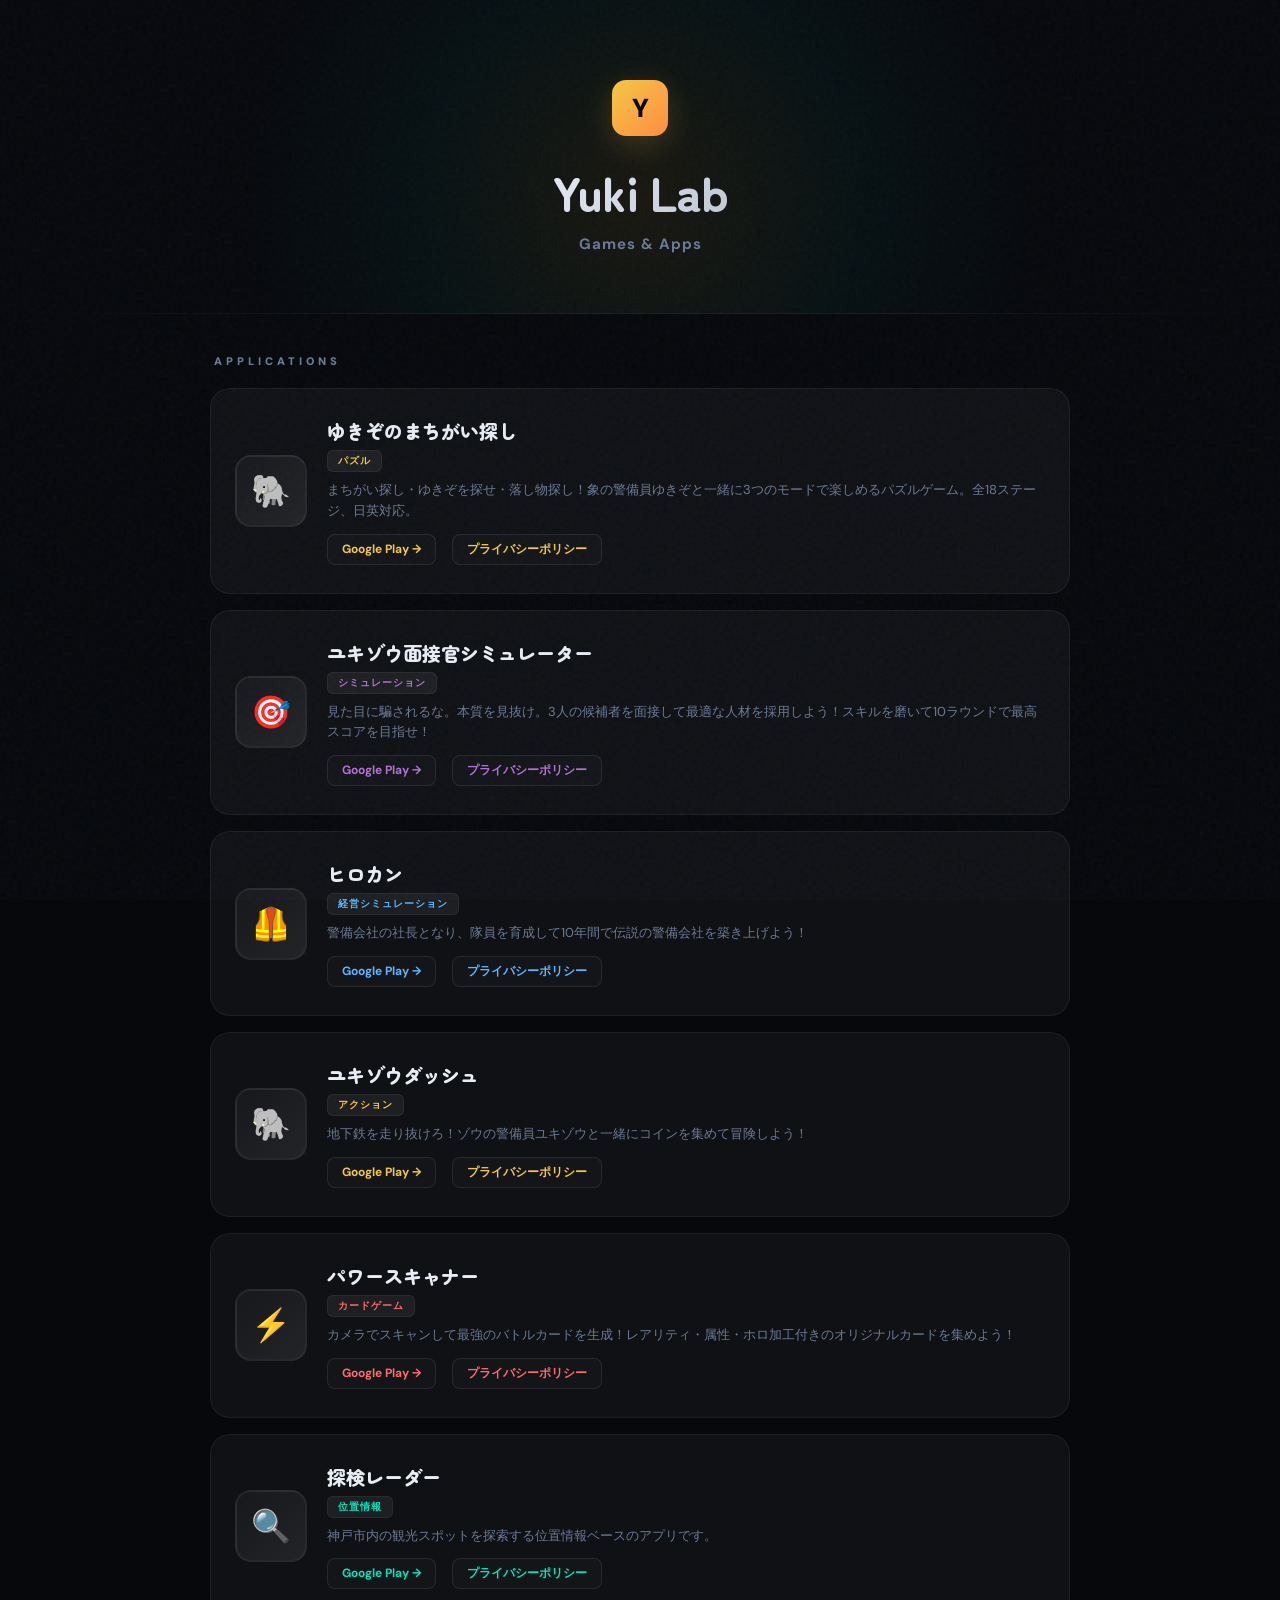
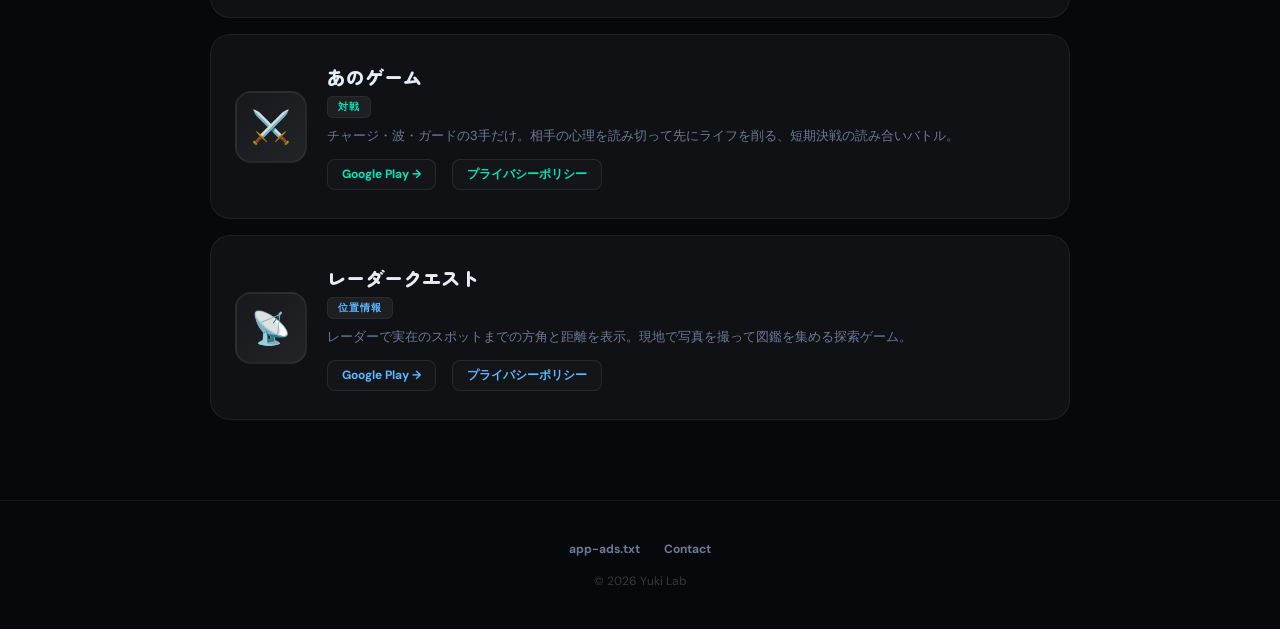
<file: index.html>
<!DOCTYPE html>
<html lang="ja">
<head>
<meta charset="UTF-8">
<meta name="viewport" content="width=device-width, initial-scale=1.0">
<title>Yuki Lab - Apps</title>
<link rel="preconnect" href="https://fonts.googleapis.com">
<link href="https://fonts.googleapis.com/css2?family=DM+Sans:wght@400;700;900&family=Zen+Maru+Gothic:wght@700;900&display=swap" rel="stylesheet">
<style>
*{box-sizing:border-box;margin:0;padding:0;}

:root{
  --bg:#06080C;
  --surface:rgba(255,255,255,.04);
  --surface-hover:rgba(255,255,255,.08);
  --border:rgba(255,255,255,.06);
  --text:#E8ECF4;
  --text2:#6B7A96;
  --accent-gold:#F5C842;
  --accent-teal:#00E5BF;
  --accent-coral:#FF6B6B;
  --accent-sky:#5BB8FF;
}

body{
  font-family:'DM Sans',sans-serif;
  background:var(--bg);
  color:var(--text);
  min-height:100vh;
  overflow-x:hidden;
}

/* ── HERO ── */
.hero{
  position:relative;
  padding:80px 24px 60px;
  text-align:center;
  overflow:hidden;
}
.hero::before{
  content:'';
  position:absolute;
  top:-200px;left:50%;transform:translateX(-50%);
  width:800px;height:800px;
  background:radial-gradient(circle,rgba(245,200,66,.08) 0%,rgba(0,229,191,.04) 40%,transparent 70%);
  pointer-events:none;
}
.hero::after{
  content:'';
  position:absolute;
  bottom:0;left:0;right:0;height:1px;
  background:linear-gradient(90deg,transparent,rgba(255,255,255,.06) 30%,rgba(255,255,255,.06) 70%,transparent);
}

.logo-mark{
  display:inline-flex;align-items:center;justify-content:center;
  width:56px;height:56px;
  background:linear-gradient(135deg,var(--accent-gold),#FF8C42);
  border-radius:14px;
  font-size:26px;font-weight:900;color:var(--bg);
  margin-bottom:20px;
  box-shadow:0 8px 32px rgba(245,200,66,.2);
  animation:floatIn .8s cubic-bezier(.34,1.56,.64,1) both;
}

.hero h1{
  font-family:'Zen Maru Gothic',sans-serif;
  font-size:clamp(32px,5vw,48px);
  font-weight:900;
  letter-spacing:-1px;
  background:linear-gradient(135deg,var(--text) 40%,var(--text2));
  -webkit-background-clip:text;-webkit-text-fill-color:transparent;
  animation:floatIn .8s .1s cubic-bezier(.34,1.56,.64,1) both;
}

.hero-sub{
  font-size:15px;color:var(--text2);
  margin-top:8px;letter-spacing:1px;font-weight:700;
  animation:floatIn .8s .2s cubic-bezier(.34,1.56,.64,1) both;
}

/* ── GRID ── */
.container{
  max-width:900px;
  margin:0 auto;
  padding:40px 20px 80px;
}

.section-label{
  font-size:11px;font-weight:900;
  letter-spacing:4px;text-transform:uppercase;
  color:var(--text2);
  margin-bottom:20px;
  padding-left:4px;
}

.app-grid{
  display:flex;flex-direction:column;gap:16px;
}

/* ── APP CARD ── */
.app-card{
  position:relative;
  background:var(--surface);
  border:1px solid var(--border);
  border-radius:20px;
  padding:28px 24px;
  display:flex;align-items:center;gap:20px;
  transition:all .3s cubic-bezier(.34,1.2,.64,1);
  overflow:hidden;
  animation:slideUp .6s both;
}
.app-card:nth-child(1){animation-delay:.1s}
.app-card:nth-child(2){animation-delay:.2s}
.app-card:nth-child(3){animation-delay:.3s}
.app-card:nth-child(4){animation-delay:.4s}
.app-card:nth-child(5){animation-delay:.5s}

.app-card::before{
  content:'';position:absolute;inset:0;
  border-radius:20px;
  background:linear-gradient(135deg,var(--glow) 0%,transparent 60%);
  opacity:0;transition:opacity .3s;
  pointer-events:none;
}
.app-card:hover{
  border-color:var(--glow-border);
  transform:translateY(-3px);
  box-shadow:0 20px 60px var(--glow-shadow);
}
.app-card:hover::before{opacity:1;}

/* Card color themes */
.app-card.gold{--glow:rgba(245,200,66,.06);--glow-border:rgba(245,200,66,.3);--glow-shadow:rgba(245,200,66,.08);--accent:var(--accent-gold);}
.app-card.teal{--glow:rgba(0,229,191,.06);--glow-border:rgba(0,229,191,.3);--glow-shadow:rgba(0,229,191,.08);--accent:var(--accent-teal);}
.app-card.coral{--glow:rgba(255,107,107,.06);--glow-border:rgba(255,107,107,.3);--glow-shadow:rgba(255,107,107,.08);--accent:var(--accent-coral);}
.app-card.sky{--glow:rgba(91,184,255,.06);--glow-border:rgba(91,184,255,.3);--glow-shadow:rgba(91,184,255,.08);--accent:var(--accent-sky);}
.app-card.purple{--glow:rgba(155,95,200,.06);--glow-border:rgba(155,95,200,.3);--glow-shadow:rgba(155,95,200,.08);--accent:#b370d8;}

.app-icon{
  width:72px;height:72px;
  border-radius:16px;flex-shrink:0;
  border:2px solid var(--border);
  object-fit:cover;
  transition:transform .3s;
}
.app-card:hover .app-icon{transform:scale(1.05) rotate(-2deg);}

.app-icon-placeholder{
  width:72px;height:72px;
  border-radius:16px;flex-shrink:0;
  display:flex;align-items:center;justify-content:center;
  font-size:32px;
  background:linear-gradient(135deg,rgba(255,255,255,.03),rgba(255,255,255,.08));
  border:2px solid var(--border);
  transition:transform .3s;
}
.app-card:hover .app-icon-placeholder{transform:scale(1.05) rotate(-2deg);}

.app-info{flex:1;min-width:0;}

.app-name{
  font-family:'Zen Maru Gothic',sans-serif;
  font-size:19px;font-weight:900;
  color:var(--text);
  margin-bottom:4px;
}

.app-tag{
  display:inline-block;
  font-size:10px;font-weight:900;
  letter-spacing:1px;
  padding:3px 10px;border-radius:6px;
  background:rgba(255,255,255,.06);
  color:var(--accent);
  border:1px solid rgba(255,255,255,.06);
  margin-bottom:8px;
}

.app-desc{
  color:var(--text2);
  font-size:13px;line-height:1.6;
  margin-bottom:12px;
}

.app-links{display:flex;gap:16px;flex-wrap:wrap;}

.app-link{
  font-size:12px;font-weight:700;
  color:var(--accent);
  text-decoration:none;
  padding:6px 14px;
  border-radius:8px;
  border:1.5px solid rgba(255,255,255,.08);
  background:rgba(255,255,255,.02);
  transition:all .2s;
  white-space:nowrap;
}
.app-link:hover{
  background:rgba(255,255,255,.06);
  border-color:var(--accent);
}

/* ── FOOTER ── */
.footer{
  text-align:center;
  padding:40px 20px;
  border-top:1px solid var(--border);
}
.footer-links{
  display:flex;justify-content:center;gap:24px;
  margin-bottom:16px;
}
.footer-links a{
  color:var(--text2);text-decoration:none;
  font-size:12px;font-weight:700;
  transition:color .2s;
}
.footer-links a:hover{color:var(--text);}
.footer-copy{
  font-size:12px;color:rgba(255,255,255,.2);
}

/* ── NOISE OVERLAY ── */
body::after{
  content:'';position:fixed;inset:0;
  background:url("data:image/svg+xml,%3Csvg viewBox='0 0 256 256' xmlns='http://www.w3.org/2000/svg'%3E%3Cfilter id='n'%3E%3CfeTurbulence type='fractalNoise' baseFrequency='.9' numOctaves='4' stitchTiles='stitch'/%3E%3C/filter%3E%3Crect width='100%25' height='100%25' filter='url(%23n)' opacity='.03'/%3E%3C/svg%3E");
  pointer-events:none;z-index:9999;
}

/* ── ANIMATIONS ── */
@keyframes floatIn{
  0%{opacity:0;transform:translateY(20px) scale(.95);}
  100%{opacity:1;transform:translateY(0) scale(1);}
}
@keyframes slideUp{
  0%{opacity:0;transform:translateY(30px);}
  100%{opacity:1;transform:translateY(0);}
}

/* ── MOBILE ── */
@media(max-width:600px){
  .hero{padding:60px 20px 40px;}
  .app-card{flex-direction:column;text-align:center;padding:24px 20px;}
  .app-links{justify-content:center;}
}
</style>
</head>
<body>

<div class="hero">
  <div class="logo-mark">Y</div>
  <h1>Yuki Lab</h1>
  <p class="hero-sub">Games & Apps</p>
</div>

<div class="container">
  <div class="section-label">Applications</div>

  <div class="app-grid">

    <div class="app-card gold">
      <img class="app-icon" src="https://raw.githubusercontent.com/xCryptoCat/spot/main/artifacts/mobile/assets/images/icon.png" alt="ゆきぞのまちがい探し" onerror="this.outerHTML='<div class=\'app-icon-placeholder\'>🐘</div>'">
      <div class="app-info">
        <div class="app-name">ゆきぞのまちがい探し</div>
        <span class="app-tag">パズル</span>
        <p class="app-desc">まちがい探し・ゆきぞを探せ・落し物探し！象の警備員ゆきぞと一緒に3つのモードで楽しめるパズルゲーム。全18ステージ、日英対応。</p>
        <div class="app-links">
          <a class="app-link" href="https://play.google.com/store/apps/details?id=com.yukizo.detectiveduty">Google Play &rarr;</a>
          <a class="app-link" href="yukizo-detective-privacy.html">プライバシーポリシー</a>
        </div>
      </div>
    </div>

    <div class="app-card purple">
      <div class="app-icon-placeholder">🎯</div>
      <div class="app-info">
        <div class="app-name">ユキゾウ面接官シミュレーター</div>
        <span class="app-tag">シミュレーション</span>
        <p class="app-desc">見た目に騙されるな。本質を見抜け。3人の候補者を面接して最適な人材を採用しよう！スキルを磨いて10ラウンドで最高スコアを目指せ！</p>
        <div class="app-links">
          <a class="app-link" href="https://play.google.com/store/apps/details?id=com.yukizou.interviewer">Google Play &rarr;</a>
          <a class="app-link" href="yukizou-interviewer-privacy.html">プライバシーポリシー</a>
        </div>
      </div>
    </div>

        <div class="app-card sky">
      <img class="app-icon" src="https://raw.githubusercontent.com/xCryptoCat/hero-company-game/master/game2-app/assets/images/icon.png" alt="ヒロカン" onerror="this.outerHTML='<div class=\'app-icon-placeholder\'>🦺</div>'">
      <div class="app-info">
        <div class="app-name">ヒロカン</div>
        <span class="app-tag">経営シミュレーション</span>
        <p class="app-desc">警備会社の社長となり、隊員を育成して10年間で伝説の警備会社を築き上げよう！</p>
        <div class="app-links">
          <a class="app-link" href="https://play.google.com/store">Google Play &rarr;</a>
          <a class="app-link" href="hero-company-privacy.html">プライバシーポリシー</a>
        </div>
      </div>
    </div>

    <div class="app-card gold">
      <img class="app-icon" src="https://raw.githubusercontent.com/xCryptoCat/yukizo/master/assets/icon.png" alt="ユキゾウダッシュ" onerror="this.outerHTML='<div class=\'app-icon-placeholder\'>🐘</div>'">
      <div class="app-info">
        <div class="app-name">ユキゾウダッシュ</div>
        <span class="app-tag">アクション</span>
        <p class="app-desc">地下鉄を走り抜けろ！ゾウの警備員ユキゾウと一緒にコインを集めて冒険しよう！</p>
        <div class="app-links">
          <a class="app-link" href="https://play.google.com/store/apps/details?id=com.yukizo.app">Google Play &rarr;</a>
          <a class="app-link" href="yukizo-privacy.html">プライバシーポリシー</a>
        </div>
      </div>
    </div>

    <div class="app-card coral">
      <div class="app-icon-placeholder">⚡</div>
      <div class="app-info">
        <div class="app-name">パワースキャナー</div>
        <span class="app-tag">カードゲーム</span>
        <p class="app-desc">カメラでスキャンして最強のバトルカードを生成！レアリティ・属性・ホロ加工付きのオリジナルカードを集めよう！</p>
        <div class="app-links">
          <a class="app-link" href="https://play.google.com/store/apps/details?id=com.powerscanner.app">Google Play &rarr;</a>
          <a class="app-link" href="powerscanner-privacy.html">プライバシーポリシー</a>
        </div>
      </div>
    </div>

    <div class="app-card teal">
      <div class="app-icon-placeholder">🔍</div>
      <div class="app-info">
        <div class="app-name">探検レーダー</div>
        <span class="app-tag">位置情報</span>
        <p class="app-desc">神戸市内の観光スポットを探索する位置情報ベースのアプリです。</p>
        <div class="app-links">
          <a class="app-link" href="https://play.google.com/store">Google Play &rarr;</a>
          <a class="app-link" href="https://gist.github.com/xCryptoCat/90a89d5716f0610ebf90b3956e92cbf8">プライバシーポリシー</a>
        </div>
      </div>
    </div>

    <div class="app-card teal">
      <div class="app-icon-placeholder">⚔️</div>
      <div class="app-info">
        <div class="app-name">あのゲーム</div>
        <span class="app-tag">対戦</span>
        <p class="app-desc">チャージ・波・ガードの3手だけ。相手の心理を読み切って先にライフを削る、短期決戦の読み合いバトル。</p>
        <div class="app-links">
          <a class="app-link" href="https://play.google.com/store">Google Play &rarr;</a>
          <a class="app-link" href="anogame-privacy.html">プライバシーポリシー</a>
        </div>
      </div>
    </div>

    <div class="app-card sky">
      <div class="app-icon-placeholder">📡</div>
      <div class="app-info">
        <div class="app-name">レーダークエスト</div>
        <span class="app-tag">位置情報</span>
        <p class="app-desc">レーダーで実在のスポットまでの方角と距離を表示。現地で写真を撮って図鑑を集める探索ゲーム。</p>
        <div class="app-links">
          <a class="app-link" href="https://play.google.com/store">Google Play &rarr;</a>
          <a class="app-link" href="radar-quest-privacy.html">プライバシーポリシー</a>
        </div>
      </div>
    </div>

  </div>
</div>

<div class="footer">
  <div class="footer-links">
    <a href="app-ads.txt">app-ads.txt</a>
    <a href="mailto:sakuseed0327@gmail.com">Contact</a>
  </div>
  <div class="footer-copy">&copy; 2026 Yuki Lab</div>
</div>

</body>
</html>
</file>
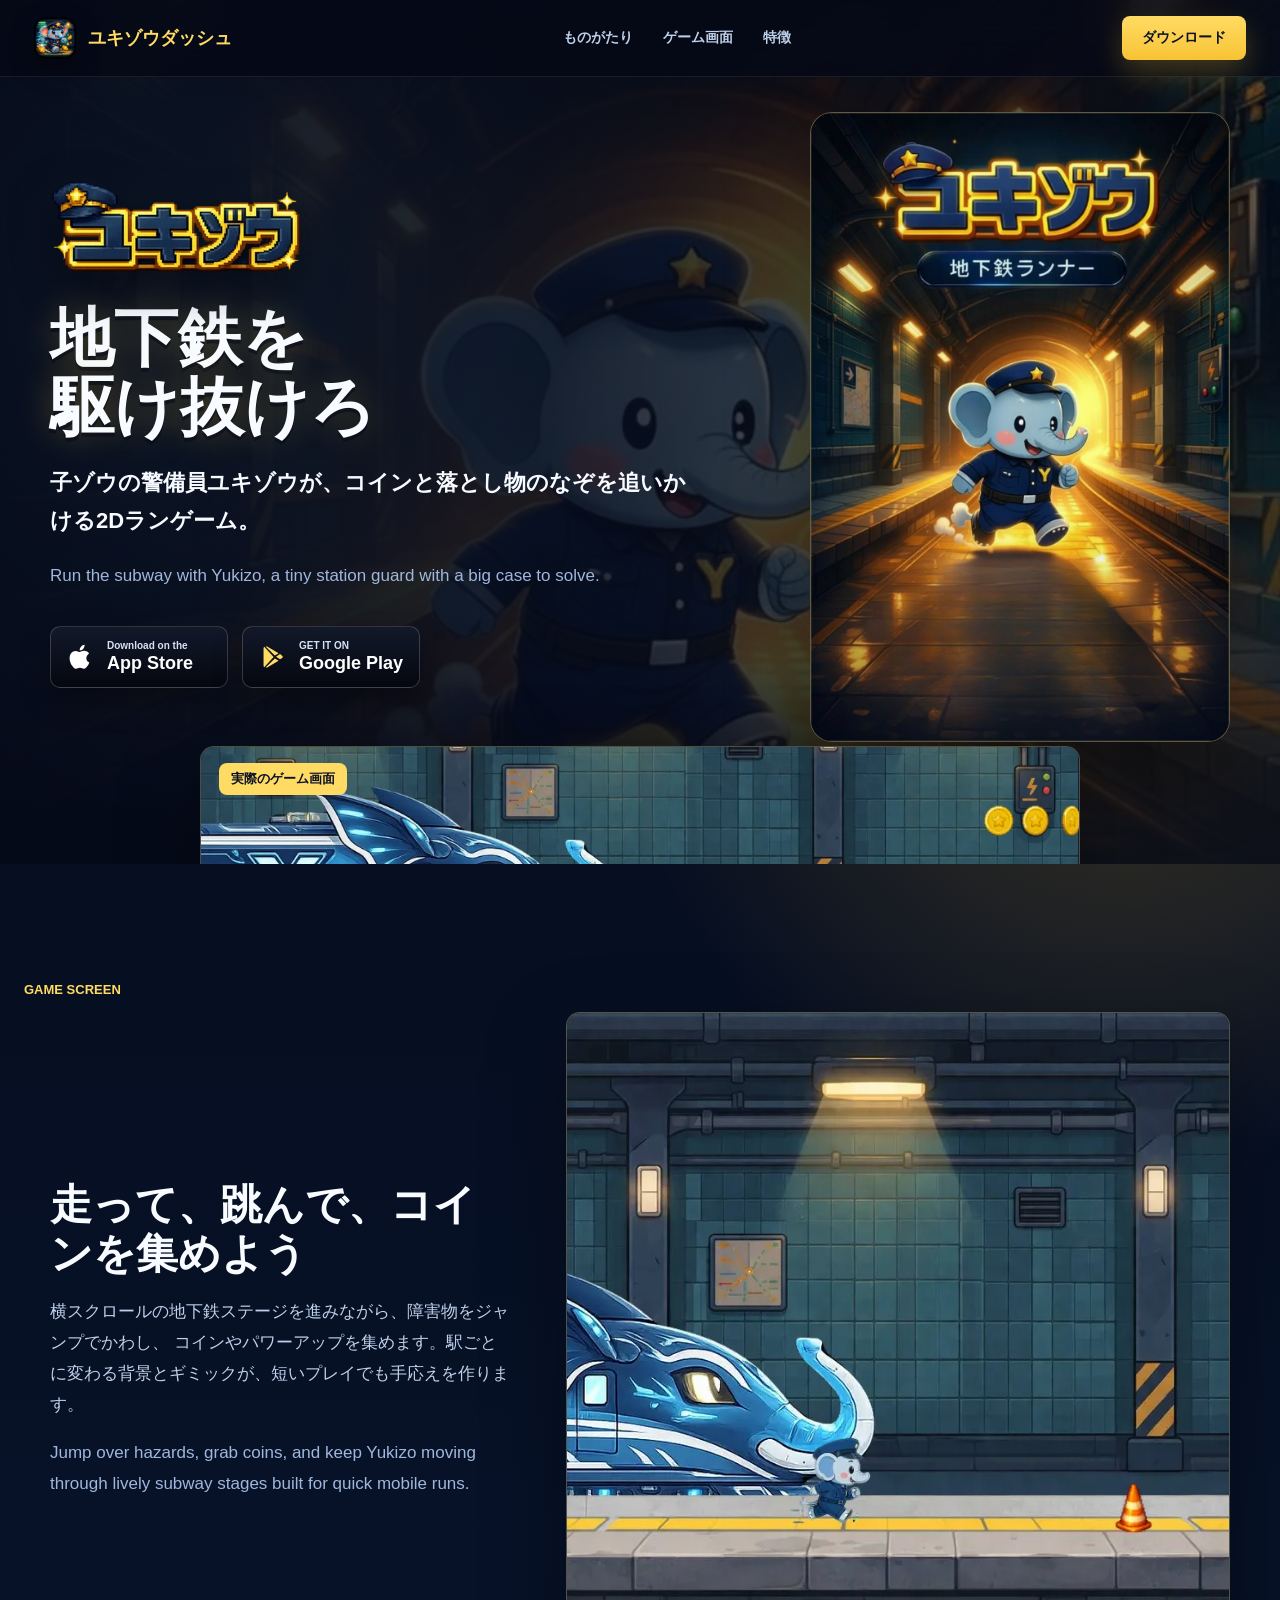
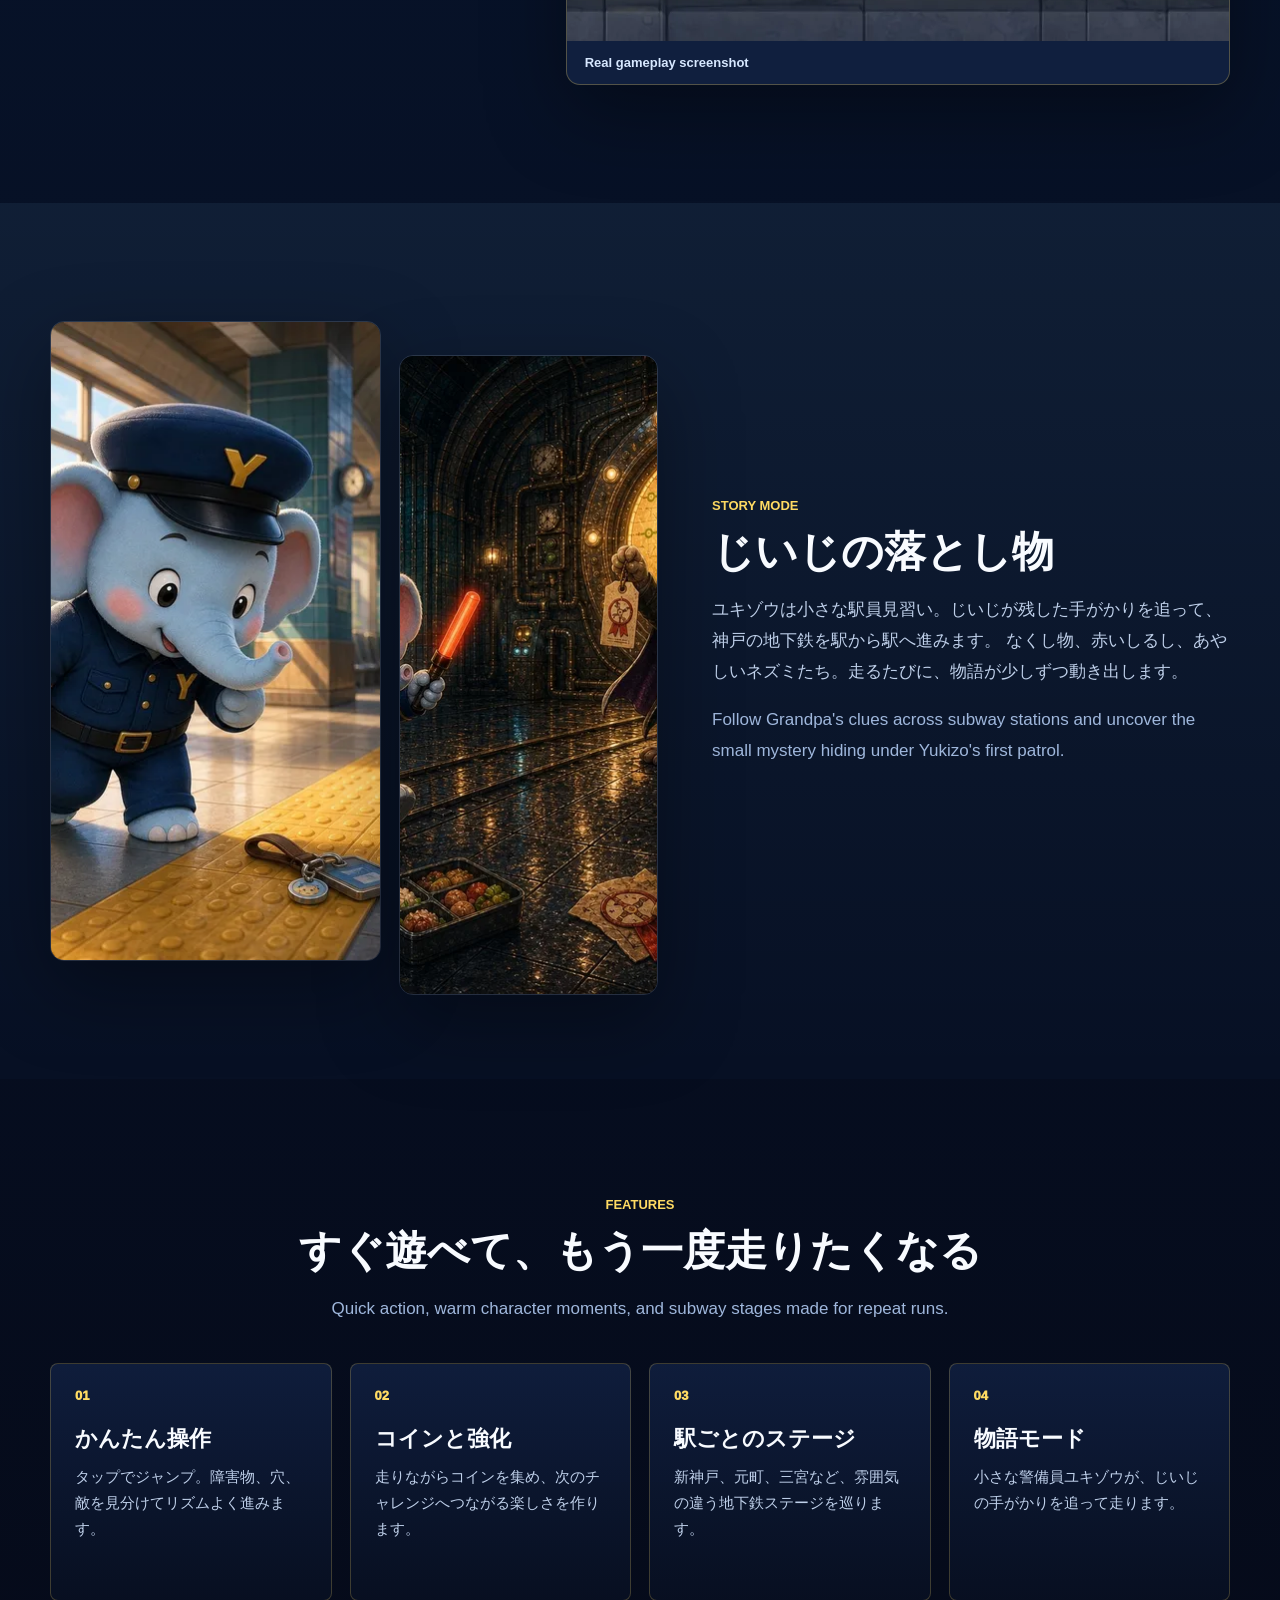
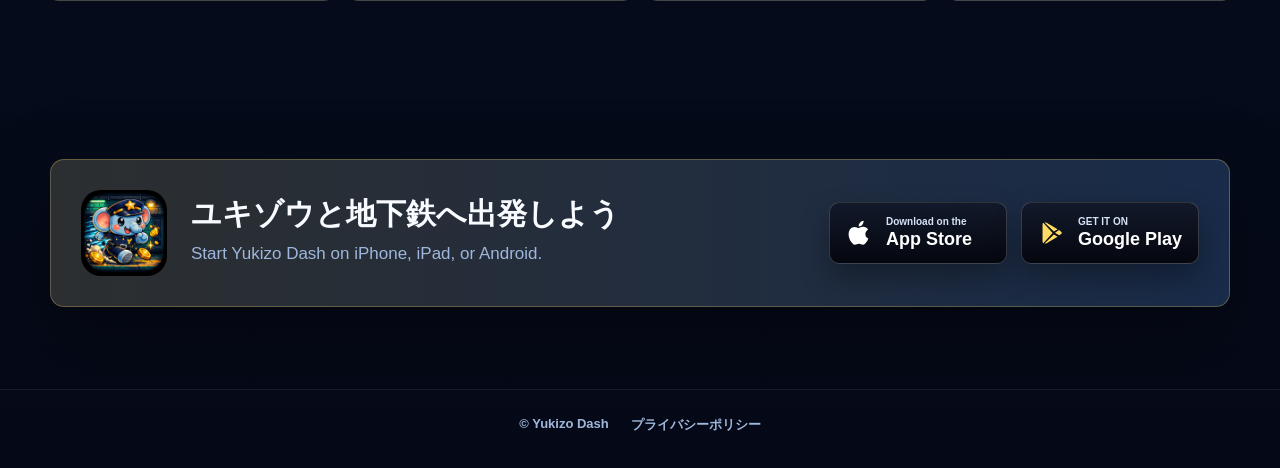
<file: yukizo/index.html>
<!doctype html>
<html lang="ja">
  <head>
    <meta charset="utf-8" />
    <meta name="viewport" content="width=device-width, initial-scale=1" />
    <title>ユキゾウダッシュ | Yukizo Dash</title>
    <meta
      name="description"
      content="子ゾウの警備員ユキゾウが地下鉄を駆け抜ける2Dランゲーム。App Store と Google Play で配信中。"
    />
    <link rel="canonical" href="https://yuki-lab6.github.io/yukizo/" />
    <meta property="og:title" content="ユキゾウダッシュ | Yukizo Dash" />
    <meta
      property="og:description"
      content="子ゾウの警備員ユキゾウが地下鉄を駆け抜ける2Dランゲーム。App Store と Google Play で配信中。"
    />
    <meta property="og:type" content="website" />
    <meta property="og:url" content="https://yuki-lab6.github.io/yukizo/" />
    <meta property="og:image" content="https://yuki-lab6.github.io/yukizo/landing/assets/gameplay.webp" />
    <meta name="twitter:card" content="summary_large_image" />
    <meta name="twitter:title" content="ユキゾウダッシュ | Yukizo Dash" />
    <meta
      name="twitter:description"
      content="子ゾウの警備員ユキゾウが地下鉄を駆け抜ける2Dランゲーム。App Store と Google Play で配信中。"
    />
    <meta name="twitter:image" content="https://yuki-lab6.github.io/yukizo/landing/assets/gameplay.webp" />
    <link rel="icon" href="./landing/assets/icon-192.png" />
    <link rel="stylesheet" href="./landing/styles.css" />
  </head>
  <body>
    <header class="site-header" aria-label="サイトナビゲーション">
      <a class="brand" href="#top" aria-label="ユキゾウダッシュ ホーム">
        <img src="./landing/assets/icon-192.png" alt="" class="brand-icon" width="42" height="42" />
        <span>ユキゾウダッシュ</span>
      </a>
      <nav class="nav-links" aria-label="ページ内リンク">
        <a href="#story">ものがたり</a>
        <a href="#gameplay">ゲーム画面</a>
        <a href="#features">特徴</a>
      </nav>
      <a class="header-cta" href="#download">ダウンロード</a>
    </header>

    <main>
      <section class="hero" id="top">
        <div class="hero-bg" aria-hidden="true"></div>
        <div class="hero-inner">
          <div class="hero-copy">
            <img class="hero-logo" src="./landing/assets/game-logo.webp" alt="ユキゾウ" width="256" height="96" />
            <h1>地下鉄を<br />駆け抜けろ</h1>
            <p class="hero-lead">
              子ゾウの警備員ユキゾウが、コインと落とし物のなぞを追いかける2Dランゲーム。
            </p>
            <p class="hero-lead-en">Run the subway with Yukizo, a tiny station guard with a big case to solve.</p>
            <div class="store-actions" aria-label="ストアリンク">
              <a
                class="store-button"
                href="https://apps.apple.com/us/app/ユキゾウダッシュ/id6761814027"
                aria-label="App Store でユキゾウダッシュを開く"
                target="_blank"
                rel="noopener"
              >
                <span class="store-icon" aria-hidden="true">
                  <svg viewBox="0 0 24 24" focusable="false">
                    <path d="M16.6 13.1c0-2.8 2.3-4.1 2.4-4.2-1.3-1.9-3.3-2.1-4-2.2-1.7-.2-3.3 1-4.1 1-.8 0-2.1-1-3.5-.9-1.8 0-3.4 1-4.3 2.6-1.8 3.1-.5 7.7 1.3 10.2.9 1.2 1.9 2.6 3.3 2.5 1.3-.1 1.8-.8 3.4-.8 1.6 0 2 .8 3.4.8 1.4 0 2.3-1.3 3.2-2.5 1-1.4 1.4-2.8 1.4-2.9-.1-.1-2.5-1-2.5-3.6ZM14 4.9c.7-.9 1.2-2.1 1.1-3.3-1.1 0-2.4.7-3.1 1.6-.7.8-1.3 2-1.1 3.2 1.2.1 2.4-.6 3.1-1.5Z" />
                  </svg>
                </span>
                <span>
                  <small>Download on the</small>
                  <strong>App Store</strong>
                </span>
              </a>
              <a
                class="store-button"
                href="https://play.google.com/store/apps/details?id=com.yukizo.app"
                aria-label="Google Play でユキゾウダッシュを開く"
                target="_blank"
                rel="noopener"
              >
                <span class="store-icon play" aria-hidden="true">
                  <svg viewBox="0 0 24 24" focusable="false">
                    <path d="M4.5 3.3c-.4.3-.6.8-.6 1.5v14.4c0 .7.2 1.2.6 1.5l8-8.6-8-8.8Zm9.1 9.9L5.6 21c.5.2 1.1.1 1.8-.3l9.4-5.4-3.2-2.1Zm3.2-4.5L7.4 3.3c-.7-.4-1.3-.5-1.8-.3l8 7.8 3.2-2.1Zm1.2.7-3.4 2.3 3.4 2.3 1.6-.9c1.1-.6 1.1-1.6 0-2.3l-1.6-1.4Z" />
                  </svg>
                </span>
                <span>
                  <small>GET IT ON</small>
                  <strong>Google Play</strong>
                </span>
              </a>
            </div>
          </div>

          <div class="hero-art" aria-label="ユキゾウの地下鉄ランナーアート">
            <img src="./landing/assets/yukizo-hero.webp" alt="地下鉄を走るユキゾウ" width="1100" height="1650" />
          </div>
        </div>

        <a class="hero-peek" href="#gameplay" aria-label="ゲーム画面を見る">
          <span>実際のゲーム画面</span>
          <img src="./landing/assets/gameplay.webp" alt="ユキゾウダッシュの実際のゲーム画面" width="1200" height="628" />
        </a>
      </section>

      <section class="gameplay section-band" id="gameplay">
        <div class="section-kicker">Game screen</div>
        <div class="gameplay-grid">
          <div>
            <h2>走って、跳んで、コインを集めよう</h2>
            <p>
              横スクロールの地下鉄ステージを進みながら、障害物をジャンプでかわし、
              コインやパワーアップを集めます。駅ごとに変わる背景とギミックが、短いプレイでも手応えを作ります。
            </p>
            <p class="en">
              Jump over hazards, grab coins, and keep Yukizo moving through lively subway stages built for quick mobile runs.
            </p>
          </div>
          <figure class="screenshot-frame">
            <img
              src="./landing/assets/gameplay.webp"
              alt="地下鉄ホームを走るユキゾウのゲーム画面"
              width="1200"
              height="628"
              loading="lazy"
              decoding="async"
            />
            <figcaption>Real gameplay screenshot</figcaption>
          </figure>
        </div>
      </section>

      <section class="story section-band alt" id="story">
        <div class="story-grid">
          <div class="story-image-stack" aria-label="ストーリーアート">
            <img
              src="./landing/assets/story-stage1.webp"
              alt="新神戸駅で警備するユキゾウ"
              width="960"
              height="640"
              decoding="async"
            />
            <img
              src="./landing/assets/story-boss.webp"
              alt="ボスに立ち向かうユキゾウ"
              width="960"
              height="640"
              decoding="async"
            />
          </div>
          <div class="story-copy">
            <div class="section-kicker">Story mode</div>
            <h2>じいじの落とし物</h2>
            <p>
              ユキゾウは小さな駅員見習い。じいじが残した手がかりを追って、神戸の地下鉄を駅から駅へ進みます。
              なくし物、赤いしるし、あやしいネズミたち。走るたびに、物語が少しずつ動き出します。
            </p>
            <p class="en">
              Follow Grandpa's clues across subway stations and uncover the small mystery hiding under Yukizo's first patrol.
            </p>
          </div>
        </div>
      </section>

      <section class="features section-band" id="features">
        <div class="section-heading">
          <div class="section-kicker">Features</div>
          <h2>すぐ遊べて、もう一度走りたくなる</h2>
          <p class="en">Quick action, warm character moments, and subway stages made for repeat runs.</p>
        </div>
        <div class="feature-list">
          <article>
            <span class="feature-number">01</span>
            <h3>かんたん操作</h3>
            <p>タップでジャンプ。障害物、穴、敵を見分けてリズムよく進みます。</p>
          </article>
          <article>
            <span class="feature-number">02</span>
            <h3>コインと強化</h3>
            <p>走りながらコインを集め、次のチャレンジへつながる楽しさを作ります。</p>
          </article>
          <article>
            <span class="feature-number">03</span>
            <h3>駅ごとのステージ</h3>
            <p>新神戸、元町、三宮など、雰囲気の違う地下鉄ステージを巡ります。</p>
          </article>
          <article>
            <span class="feature-number">04</span>
            <h3>物語モード</h3>
            <p>小さな警備員ユキゾウが、じいじの手がかりを追って走ります。</p>
          </article>
        </div>
      </section>

      <section class="download" id="download">
        <div class="download-panel">
          <img src="./landing/assets/icon-192.png" alt="" class="download-icon" width="86" height="86" loading="lazy" decoding="async" />
          <div>
            <h2>ユキゾウと地下鉄へ出発しよう</h2>
            <p class="en">Start Yukizo Dash on iPhone, iPad, or Android.</p>
          </div>
          <div class="store-actions compact" aria-label="ストアリンク">
            <a
              class="store-button"
              href="https://apps.apple.com/us/app/ユキゾウダッシュ/id6761814027"
              aria-label="App Store でユキゾウダッシュを開く"
              target="_blank"
              rel="noopener"
            >
              <span class="store-icon" aria-hidden="true">
                <svg viewBox="0 0 24 24" focusable="false">
                  <path d="M16.6 13.1c0-2.8 2.3-4.1 2.4-4.2-1.3-1.9-3.3-2.1-4-2.2-1.7-.2-3.3 1-4.1 1-.8 0-2.1-1-3.5-.9-1.8 0-3.4 1-4.3 2.6-1.8 3.1-.5 7.7 1.3 10.2.9 1.2 1.9 2.6 3.3 2.5 1.3-.1 1.8-.8 3.4-.8 1.6 0 2 .8 3.4.8 1.4 0 2.3-1.3 3.2-2.5 1-1.4 1.4-2.8 1.4-2.9-.1-.1-2.5-1-2.5-3.6ZM14 4.9c.7-.9 1.2-2.1 1.1-3.3-1.1 0-2.4.7-3.1 1.6-.7.8-1.3 2-1.1 3.2 1.2.1 2.4-.6 3.1-1.5Z" />
                </svg>
              </span>
              <span>
                <small>Download on the</small>
                <strong>App Store</strong>
              </span>
            </a>
            <a
              class="store-button"
              href="https://play.google.com/store/apps/details?id=com.yukizo.app"
              aria-label="Google Play でユキゾウダッシュを開く"
              target="_blank"
              rel="noopener"
            >
              <span class="store-icon play" aria-hidden="true">
                <svg viewBox="0 0 24 24" focusable="false">
                  <path d="M4.5 3.3c-.4.3-.6.8-.6 1.5v14.4c0 .7.2 1.2.6 1.5l8-8.6-8-8.8Zm9.1 9.9L5.6 21c.5.2 1.1.1 1.8-.3l9.4-5.4-3.2-2.1Zm3.2-4.5L7.4 3.3c-.7-.4-1.3-.5-1.8-.3l8 7.8 3.2-2.1Zm1.2.7-3.4 2.3 3.4 2.3 1.6-.9c1.1-.6 1.1-1.6 0-2.3l-1.6-1.4Z" />
                </svg>
              </span>
              <span>
                <small>GET IT ON</small>
                <strong>Google Play</strong>
              </span>
            </a>
          </div>
        </div>
      </section>
    </main>

    <footer class="site-footer">
      <span>© Yukizo Dash</span>
      <a href="https://yuki-lab6.github.io/yukizo-privacy.html" target="_blank" rel="noopener">プライバシーポリシー</a>
    </footer>
  </body>
</html>
</file>
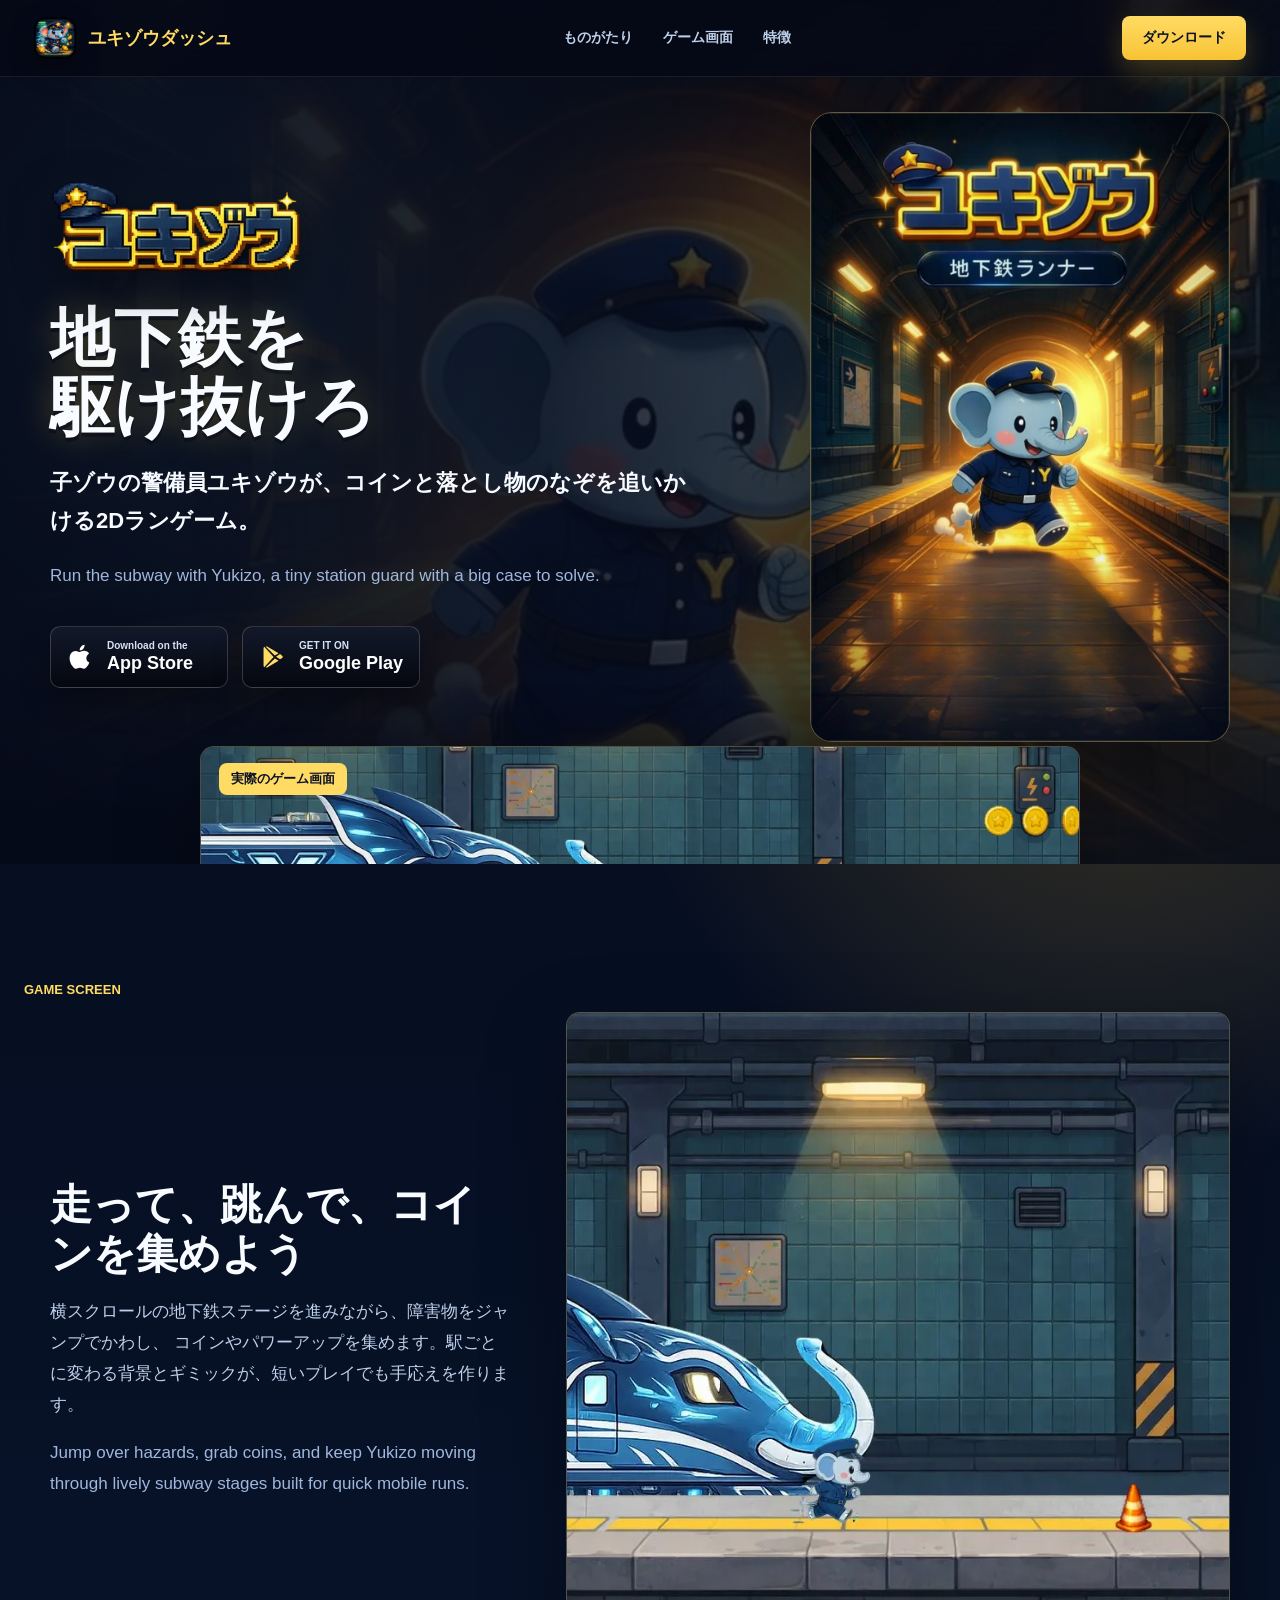
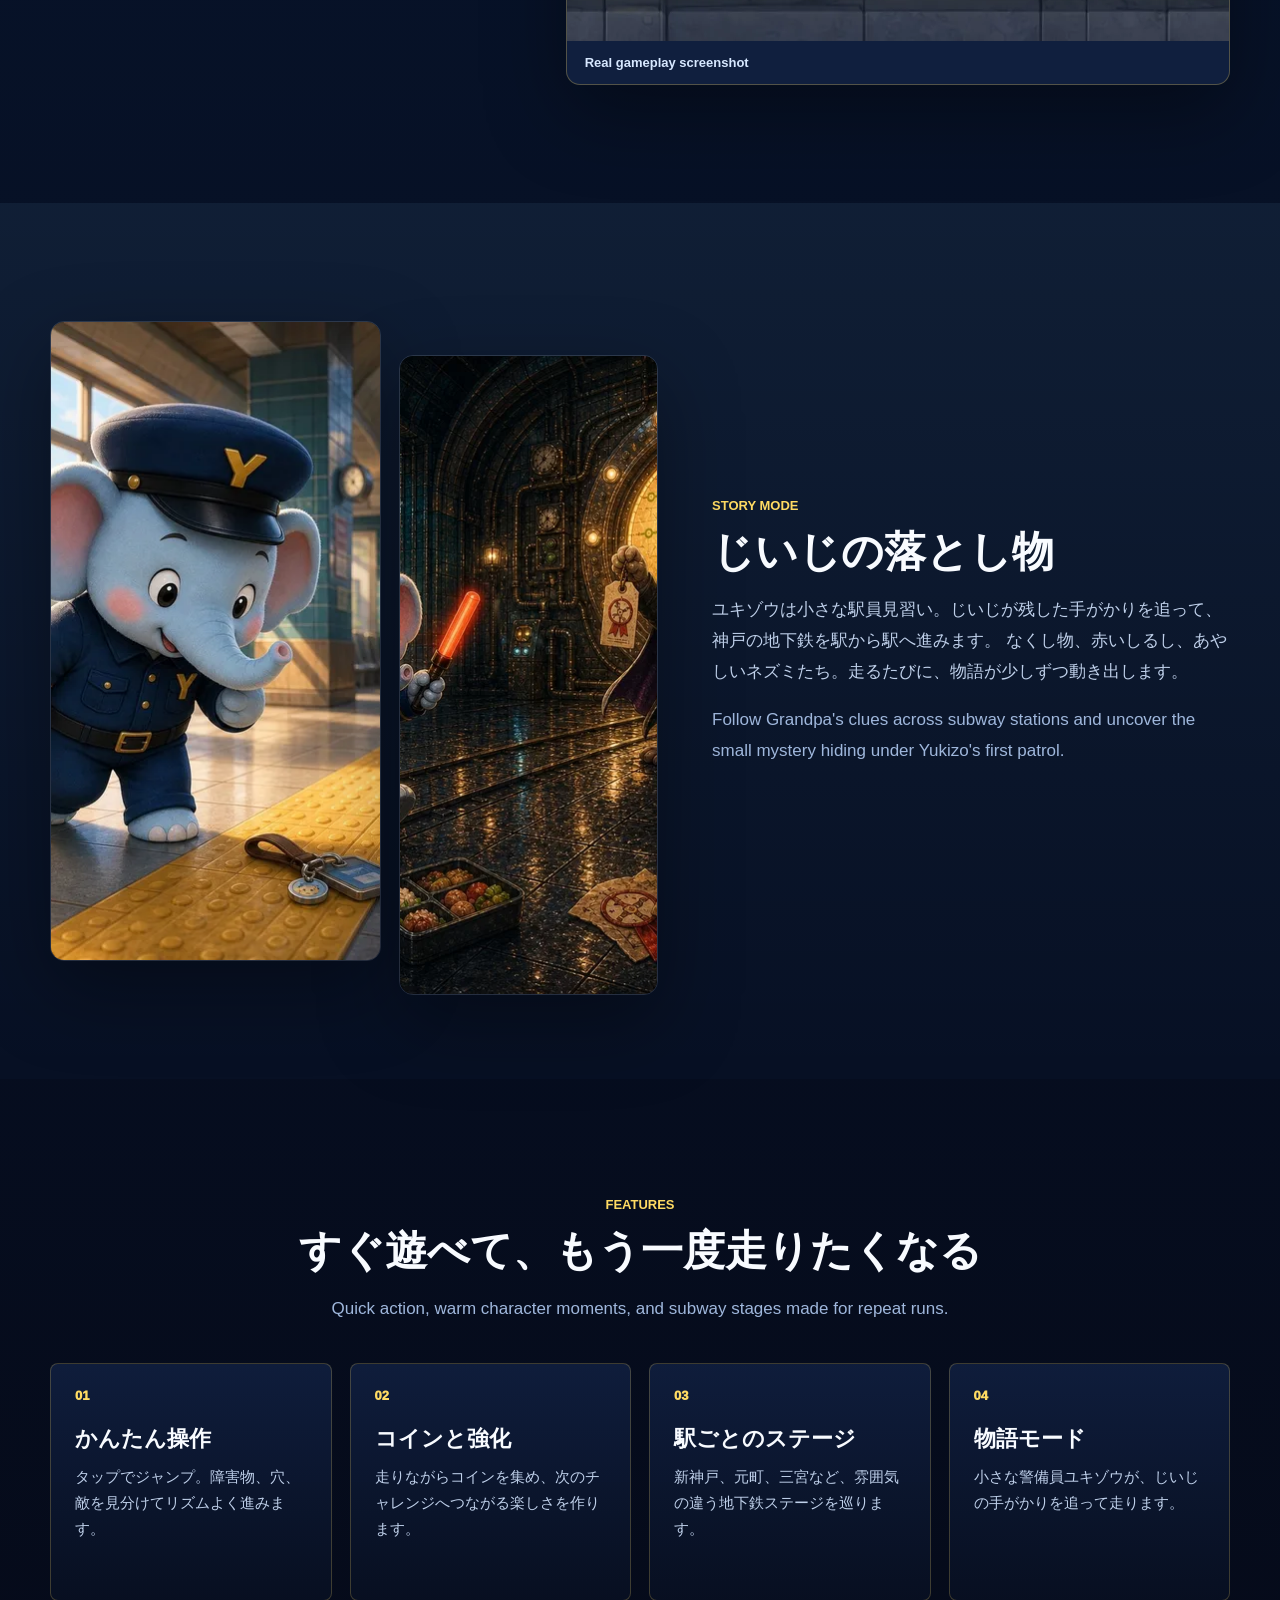
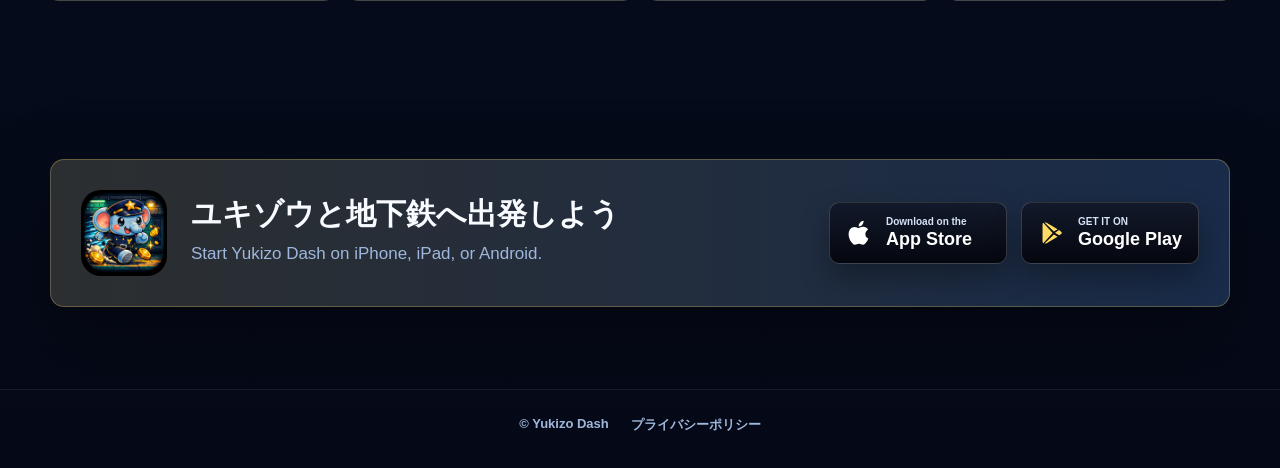
<file: yukizo/landing/index.html>
<!doctype html>
<html lang="ja">
  <head>
    <meta charset="utf-8" />
    <meta name="viewport" content="width=device-width, initial-scale=1" />
    <title>ユキゾウダッシュ | Yukizo Dash</title>
    <meta
      name="description"
      content="子ゾウの警備員ユキゾウが地下鉄を駆け抜ける2Dランゲーム。App Store と Google Play で配信中。"
    />
    <link rel="canonical" href="https://yuki-lab6.github.io/yukizo/" />
    <meta property="og:title" content="ユキゾウダッシュ | Yukizo Dash" />
    <meta
      property="og:description"
      content="子ゾウの警備員ユキゾウが地下鉄を駆け抜ける2Dランゲーム。App Store と Google Play で配信中。"
    />
    <meta property="og:type" content="website" />
    <meta property="og:url" content="https://yuki-lab6.github.io/yukizo/" />
    <meta property="og:image" content="https://yuki-lab6.github.io/yukizo/landing/assets/gameplay.webp" />
    <meta name="twitter:card" content="summary_large_image" />
    <meta name="twitter:title" content="ユキゾウダッシュ | Yukizo Dash" />
    <meta
      name="twitter:description"
      content="子ゾウの警備員ユキゾウが地下鉄を駆け抜ける2Dランゲーム。App Store と Google Play で配信中。"
    />
    <meta name="twitter:image" content="https://yuki-lab6.github.io/yukizo/landing/assets/gameplay.webp" />
    <link rel="icon" href="./assets/icon-192.png" />
    <link rel="stylesheet" href="./styles.css" />
  </head>
  <body>
    <header class="site-header" aria-label="サイトナビゲーション">
      <a class="brand" href="#top" aria-label="ユキゾウダッシュ ホーム">
        <img src="./assets/icon-192.png" alt="" class="brand-icon" width="42" height="42" />
        <span>ユキゾウダッシュ</span>
      </a>
      <nav class="nav-links" aria-label="ページ内リンク">
        <a href="#story">ものがたり</a>
        <a href="#gameplay">ゲーム画面</a>
        <a href="#features">特徴</a>
      </nav>
      <a class="header-cta" href="#download">ダウンロード</a>
    </header>

    <main>
      <section class="hero" id="top">
        <div class="hero-bg" aria-hidden="true"></div>
        <div class="hero-inner">
          <div class="hero-copy">
            <img class="hero-logo" src="./assets/game-logo.webp" alt="ユキゾウ" width="256" height="96" />
            <h1>地下鉄を<br />駆け抜けろ</h1>
            <p class="hero-lead">
              子ゾウの警備員ユキゾウが、コインと落とし物のなぞを追いかける2Dランゲーム。
            </p>
            <p class="hero-lead-en">Run the subway with Yukizo, a tiny station guard with a big case to solve.</p>
            <div class="store-actions" aria-label="ストアリンク">
              <a
                class="store-button"
                href="https://apps.apple.com/us/app/ユキゾウダッシュ/id6761814027"
                aria-label="App Store でユキゾウダッシュを開く"
                target="_blank"
                rel="noopener"
              >
                <span class="store-icon" aria-hidden="true">
                  <svg viewBox="0 0 24 24" focusable="false">
                    <path d="M16.6 13.1c0-2.8 2.3-4.1 2.4-4.2-1.3-1.9-3.3-2.1-4-2.2-1.7-.2-3.3 1-4.1 1-.8 0-2.1-1-3.5-.9-1.8 0-3.4 1-4.3 2.6-1.8 3.1-.5 7.7 1.3 10.2.9 1.2 1.9 2.6 3.3 2.5 1.3-.1 1.8-.8 3.4-.8 1.6 0 2 .8 3.4.8 1.4 0 2.3-1.3 3.2-2.5 1-1.4 1.4-2.8 1.4-2.9-.1-.1-2.5-1-2.5-3.6ZM14 4.9c.7-.9 1.2-2.1 1.1-3.3-1.1 0-2.4.7-3.1 1.6-.7.8-1.3 2-1.1 3.2 1.2.1 2.4-.6 3.1-1.5Z" />
                  </svg>
                </span>
                <span>
                  <small>Download on the</small>
                  <strong>App Store</strong>
                </span>
              </a>
              <a
                class="store-button"
                href="https://play.google.com/store/apps/details?id=com.yukizo.app"
                aria-label="Google Play でユキゾウダッシュを開く"
                target="_blank"
                rel="noopener"
              >
                <span class="store-icon play" aria-hidden="true">
                  <svg viewBox="0 0 24 24" focusable="false">
                    <path d="M4.5 3.3c-.4.3-.6.8-.6 1.5v14.4c0 .7.2 1.2.6 1.5l8-8.6-8-8.8Zm9.1 9.9L5.6 21c.5.2 1.1.1 1.8-.3l9.4-5.4-3.2-2.1Zm3.2-4.5L7.4 3.3c-.7-.4-1.3-.5-1.8-.3l8 7.8 3.2-2.1Zm1.2.7-3.4 2.3 3.4 2.3 1.6-.9c1.1-.6 1.1-1.6 0-2.3l-1.6-1.4Z" />
                  </svg>
                </span>
                <span>
                  <small>GET IT ON</small>
                  <strong>Google Play</strong>
                </span>
              </a>
            </div>
          </div>

          <div class="hero-art" aria-label="ユキゾウの地下鉄ランナーアート">
            <img src="./assets/yukizo-hero.webp" alt="地下鉄を走るユキゾウ" width="1100" height="1650" />
          </div>
        </div>

        <a class="hero-peek" href="#gameplay" aria-label="ゲーム画面を見る">
          <span>実際のゲーム画面</span>
          <img src="./assets/gameplay.webp" alt="ユキゾウダッシュの実際のゲーム画面" width="1200" height="628" />
        </a>
      </section>

      <section class="gameplay section-band" id="gameplay">
        <div class="section-kicker">Game screen</div>
        <div class="gameplay-grid">
          <div>
            <h2>走って、跳んで、コインを集めよう</h2>
            <p>
              横スクロールの地下鉄ステージを進みながら、障害物をジャンプでかわし、
              コインやパワーアップを集めます。駅ごとに変わる背景とギミックが、短いプレイでも手応えを作ります。
            </p>
            <p class="en">
              Jump over hazards, grab coins, and keep Yukizo moving through lively subway stages built for quick mobile runs.
            </p>
          </div>
          <figure class="screenshot-frame">
            <img
              src="./assets/gameplay.webp"
              alt="地下鉄ホームを走るユキゾウのゲーム画面"
              width="1200"
              height="628"
              loading="lazy"
              decoding="async"
            />
            <figcaption>Real gameplay screenshot</figcaption>
          </figure>
        </div>
      </section>

      <section class="story section-band alt" id="story">
        <div class="story-grid">
          <div class="story-image-stack" aria-label="ストーリーアート">
            <img
              src="./assets/story-stage1.webp"
              alt="新神戸駅で警備するユキゾウ"
              width="960"
              height="640"
              decoding="async"
            />
            <img
              src="./assets/story-boss.webp"
              alt="ボスに立ち向かうユキゾウ"
              width="960"
              height="640"
              decoding="async"
            />
          </div>
          <div class="story-copy">
            <div class="section-kicker">Story mode</div>
            <h2>じいじの落とし物</h2>
            <p>
              ユキゾウは小さな駅員見習い。じいじが残した手がかりを追って、神戸の地下鉄を駅から駅へ進みます。
              なくし物、赤いしるし、あやしいネズミたち。走るたびに、物語が少しずつ動き出します。
            </p>
            <p class="en">
              Follow Grandpa's clues across subway stations and uncover the small mystery hiding under Yukizo's first patrol.
            </p>
          </div>
        </div>
      </section>

      <section class="features section-band" id="features">
        <div class="section-heading">
          <div class="section-kicker">Features</div>
          <h2>すぐ遊べて、もう一度走りたくなる</h2>
          <p class="en">Quick action, warm character moments, and subway stages made for repeat runs.</p>
        </div>
        <div class="feature-list">
          <article>
            <span class="feature-number">01</span>
            <h3>かんたん操作</h3>
            <p>タップでジャンプ。障害物、穴、敵を見分けてリズムよく進みます。</p>
          </article>
          <article>
            <span class="feature-number">02</span>
            <h3>コインと強化</h3>
            <p>走りながらコインを集め、次のチャレンジへつながる楽しさを作ります。</p>
          </article>
          <article>
            <span class="feature-number">03</span>
            <h3>駅ごとのステージ</h3>
            <p>新神戸、元町、三宮など、雰囲気の違う地下鉄ステージを巡ります。</p>
          </article>
          <article>
            <span class="feature-number">04</span>
            <h3>物語モード</h3>
            <p>小さな警備員ユキゾウが、じいじの手がかりを追って走ります。</p>
          </article>
        </div>
      </section>

      <section class="download" id="download">
        <div class="download-panel">
          <img src="./assets/icon-192.png" alt="" class="download-icon" width="86" height="86" loading="lazy" decoding="async" />
          <div>
            <h2>ユキゾウと地下鉄へ出発しよう</h2>
            <p class="en">Start Yukizo Dash on iPhone, iPad, or Android.</p>
          </div>
          <div class="store-actions compact" aria-label="ストアリンク">
            <a
              class="store-button"
              href="https://apps.apple.com/us/app/ユキゾウダッシュ/id6761814027"
              aria-label="App Store でユキゾウダッシュを開く"
              target="_blank"
              rel="noopener"
            >
              <span class="store-icon" aria-hidden="true">
                <svg viewBox="0 0 24 24" focusable="false">
                  <path d="M16.6 13.1c0-2.8 2.3-4.1 2.4-4.2-1.3-1.9-3.3-2.1-4-2.2-1.7-.2-3.3 1-4.1 1-.8 0-2.1-1-3.5-.9-1.8 0-3.4 1-4.3 2.6-1.8 3.1-.5 7.7 1.3 10.2.9 1.2 1.9 2.6 3.3 2.5 1.3-.1 1.8-.8 3.4-.8 1.6 0 2 .8 3.4.8 1.4 0 2.3-1.3 3.2-2.5 1-1.4 1.4-2.8 1.4-2.9-.1-.1-2.5-1-2.5-3.6ZM14 4.9c.7-.9 1.2-2.1 1.1-3.3-1.1 0-2.4.7-3.1 1.6-.7.8-1.3 2-1.1 3.2 1.2.1 2.4-.6 3.1-1.5Z" />
                </svg>
              </span>
              <span>
                <small>Download on the</small>
                <strong>App Store</strong>
              </span>
            </a>
            <a
              class="store-button"
              href="https://play.google.com/store/apps/details?id=com.yukizo.app"
              aria-label="Google Play でユキゾウダッシュを開く"
              target="_blank"
              rel="noopener"
            >
              <span class="store-icon play" aria-hidden="true">
                <svg viewBox="0 0 24 24" focusable="false">
                  <path d="M4.5 3.3c-.4.3-.6.8-.6 1.5v14.4c0 .7.2 1.2.6 1.5l8-8.6-8-8.8Zm9.1 9.9L5.6 21c.5.2 1.1.1 1.8-.3l9.4-5.4-3.2-2.1Zm3.2-4.5L7.4 3.3c-.7-.4-1.3-.5-1.8-.3l8 7.8 3.2-2.1Zm1.2.7-3.4 2.3 3.4 2.3 1.6-.9c1.1-.6 1.1-1.6 0-2.3l-1.6-1.4Z" />
                </svg>
              </span>
              <span>
                <small>GET IT ON</small>
                <strong>Google Play</strong>
              </span>
            </a>
          </div>
        </div>
      </section>
    </main>

    <footer class="site-footer">
      <span>© Yukizo Dash</span>
      <a href="https://yuki-lab6.github.io/yukizo-privacy.html" target="_blank" rel="noopener">プライバシーポリシー</a>
    </footer>
  </body>
</html>
</file>
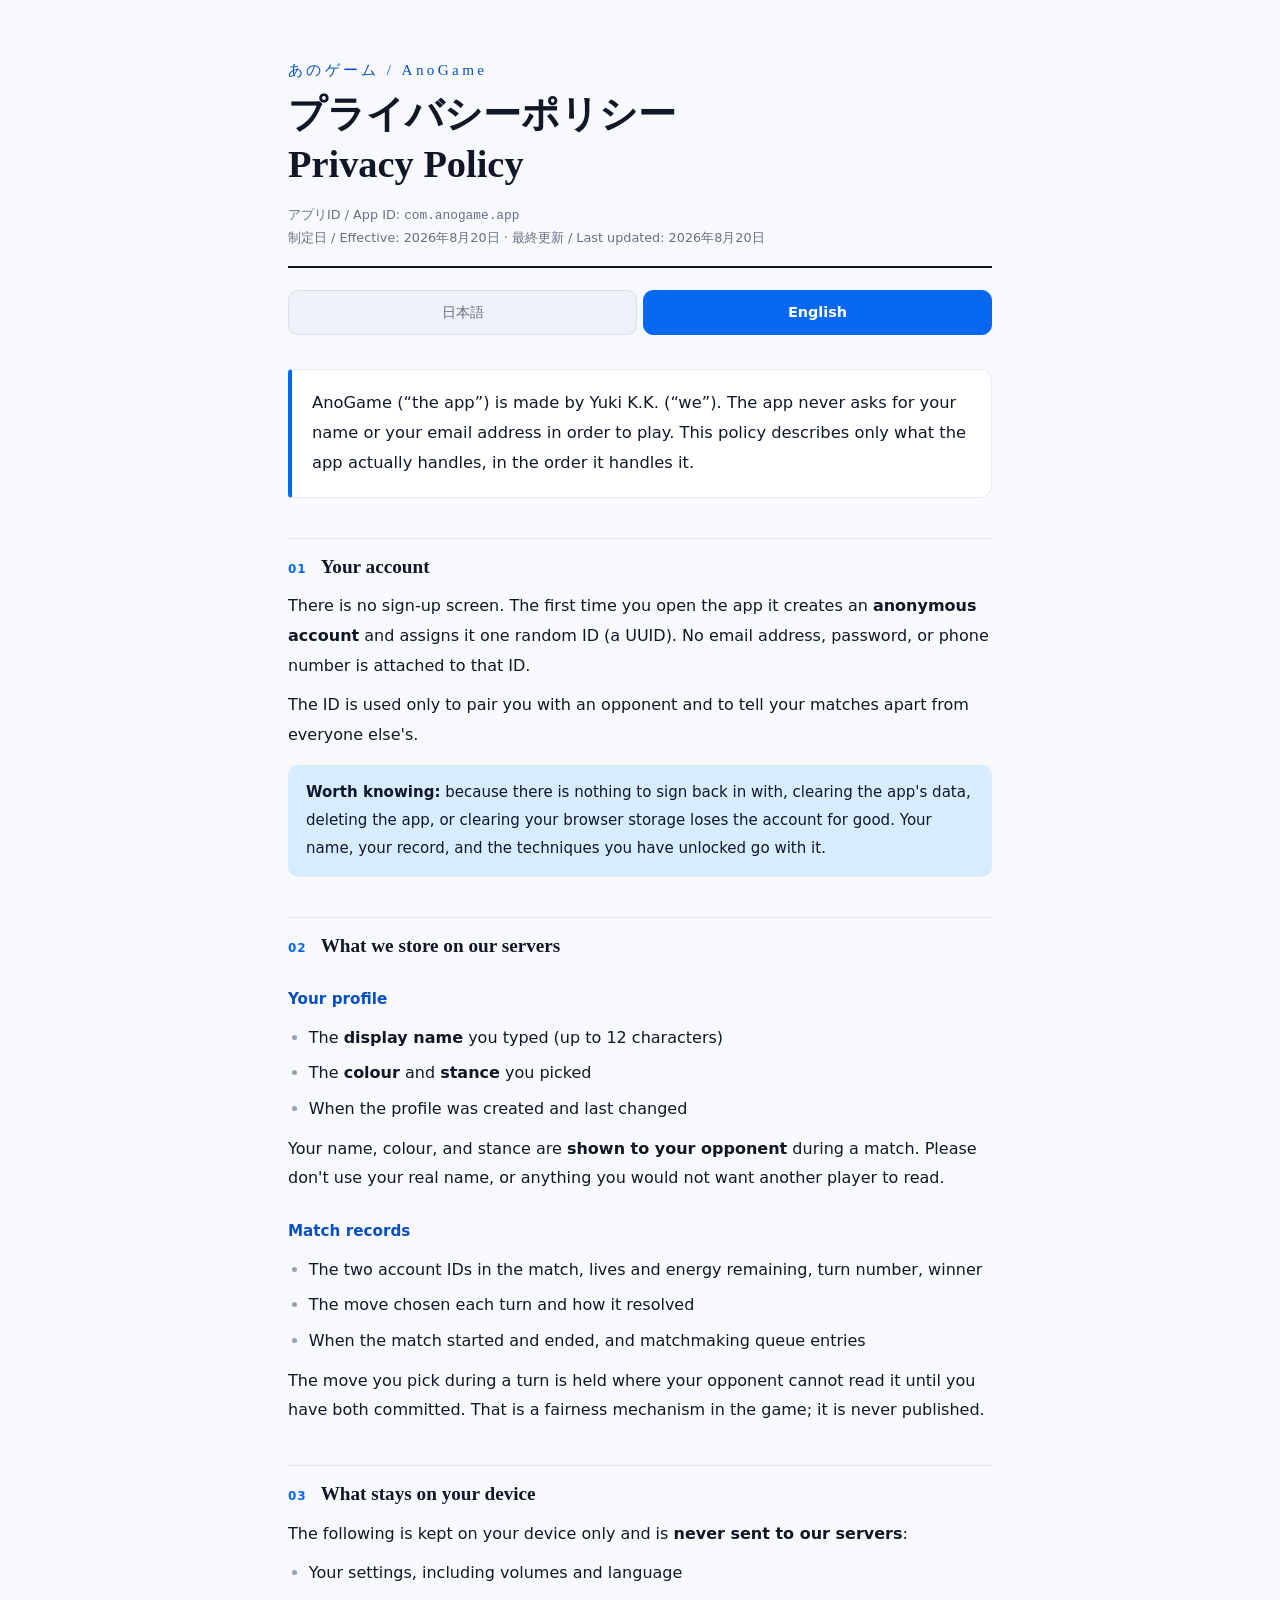
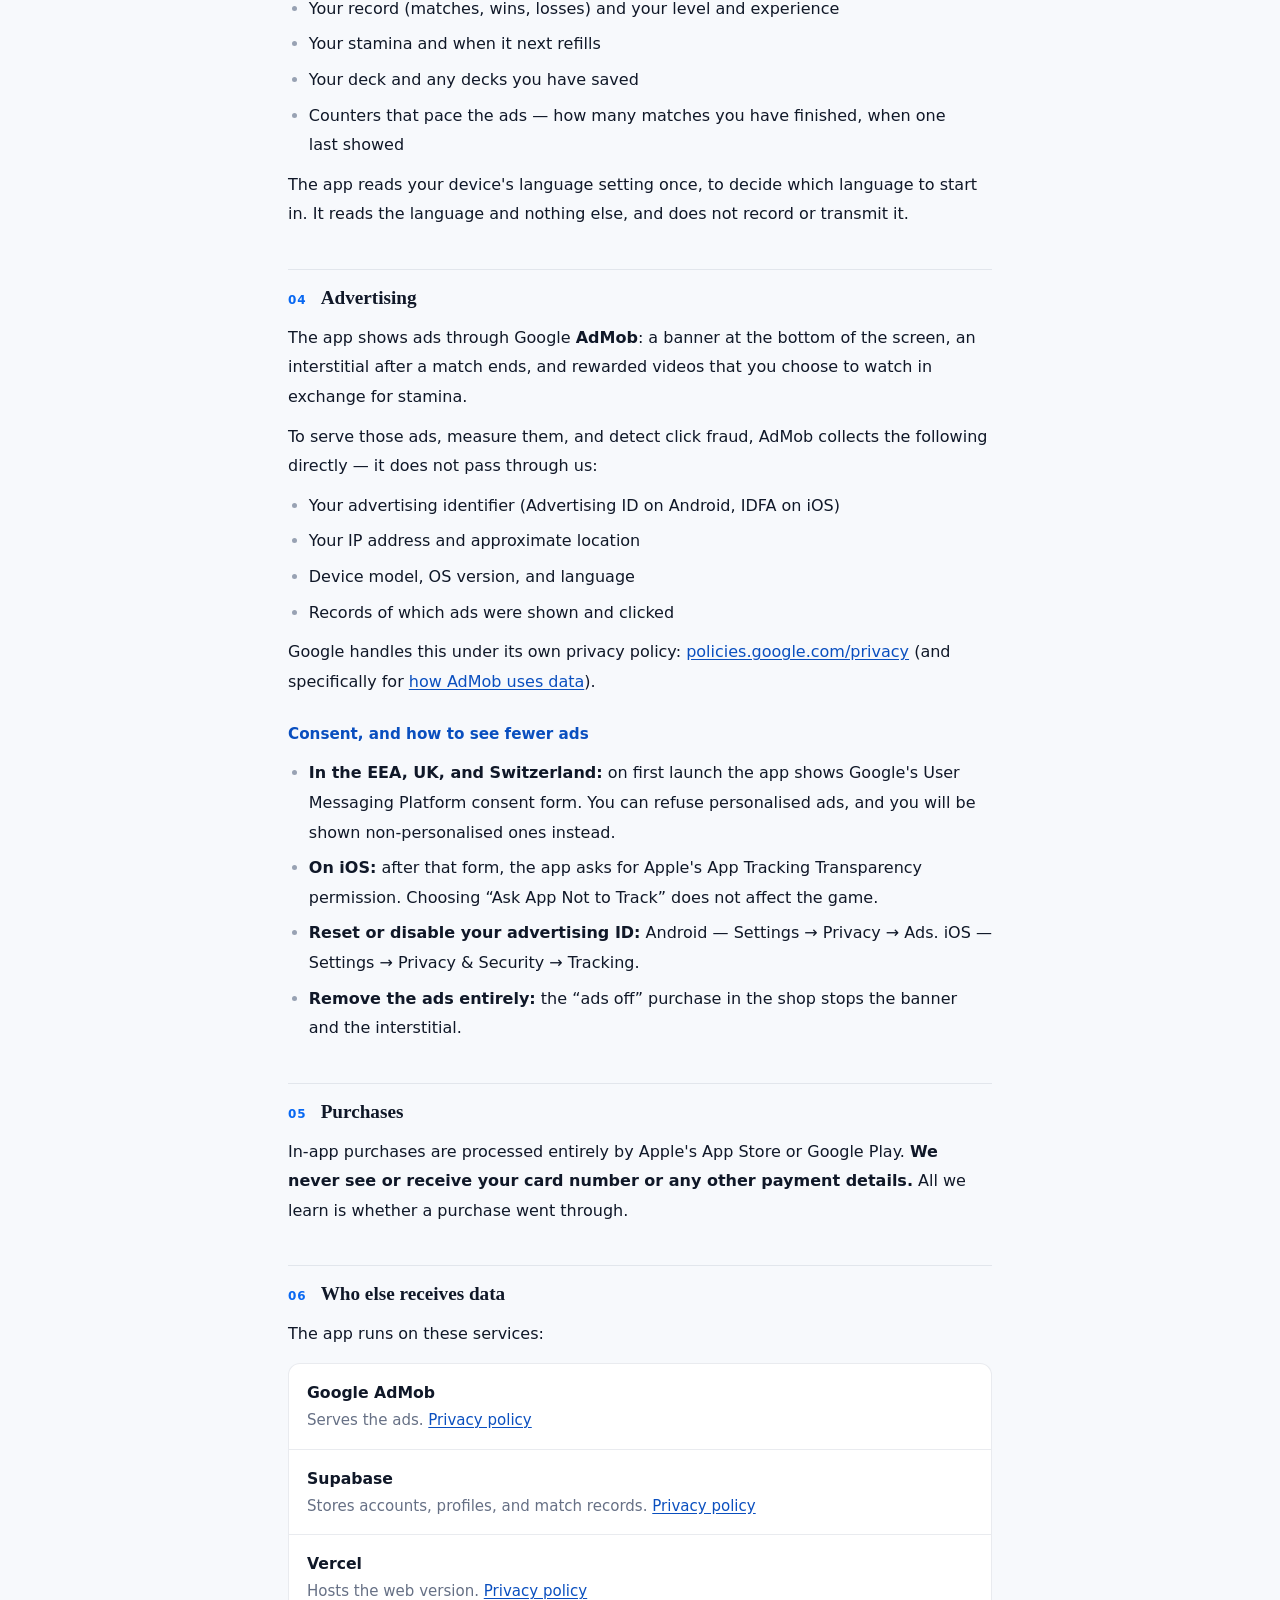
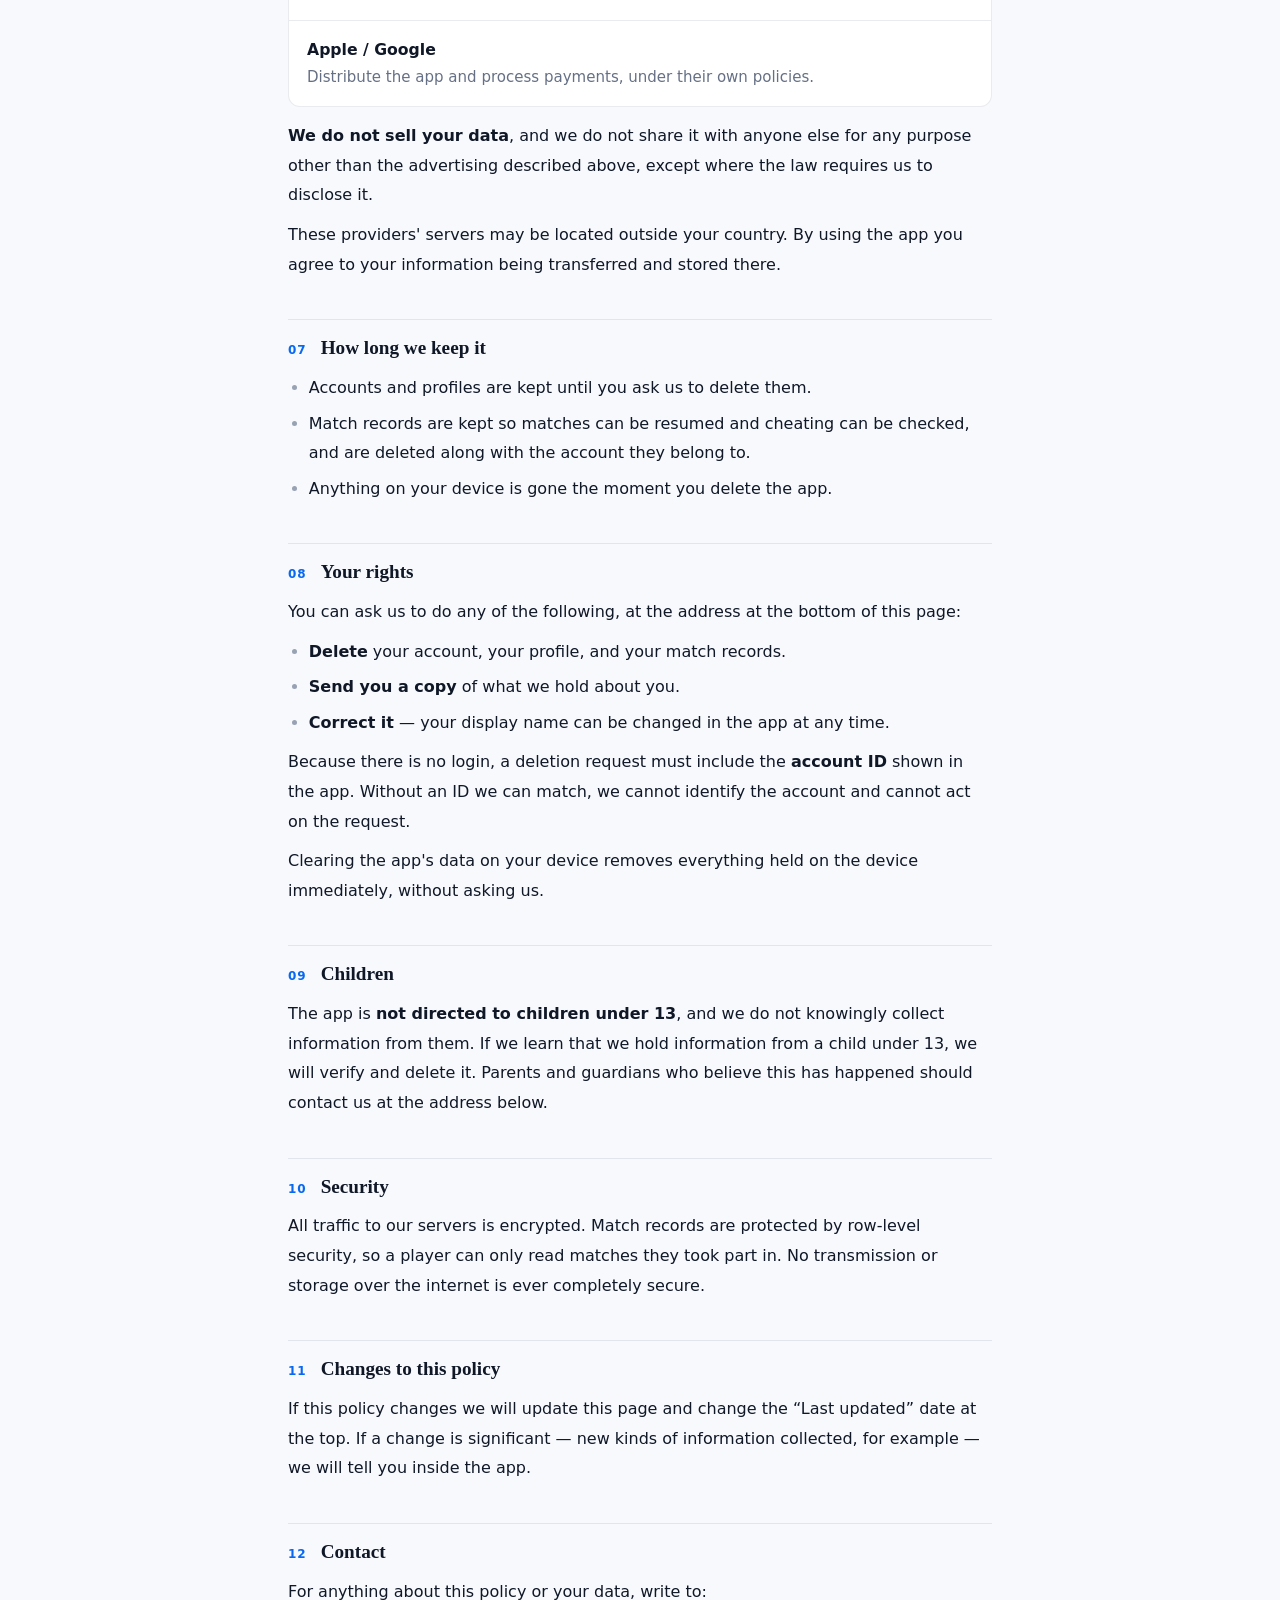
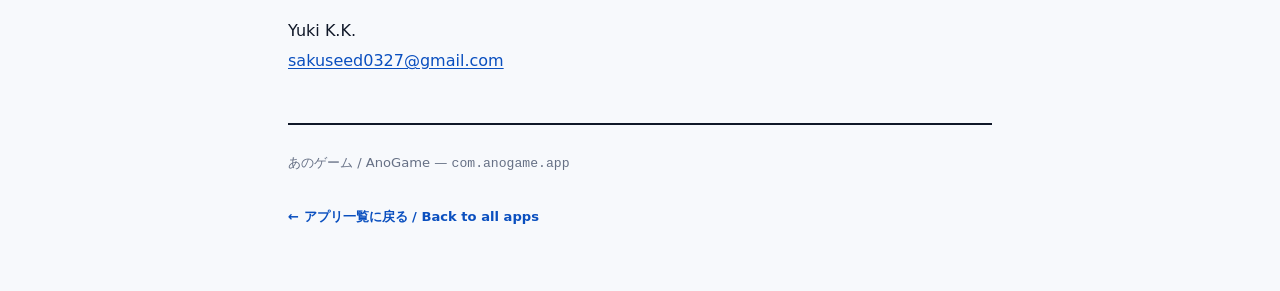
<file: anogame-privacy.html>
<!doctype html>
<html lang="ja">
  <head>
    <meta charset="UTF-8" />
    <meta name="viewport" content="width=device-width, initial-scale=1, viewport-fit=cover" />
    <meta name="theme-color" content="#f7f9fc" />
    <title>プライバシーポリシー - あのゲーム</title>
    <meta name="description" content="「あのゲーム」のプライバシーポリシー。Privacy Policy for the game AnoGame." />
    <meta name="robots" content="index, follow" />
    <link rel="icon" href="/favicon.ico" sizes="48x48" />
    <link rel="apple-touch-icon" href="/apple-touch-icon.png" />
    <style>
      :root {
        color-scheme: light;
        --color-ink: #101828;
        --color-muted: #667085;
        --color-faint: #98a2b3;
        --color-energy: #0868f2;
        --color-energy-deep: #0a4fbf;
        --color-energy-pale: #d8ecff;
        --surface-page: #f7f9fc;
        --surface-card: #ffffff;
        --surface-sunken: #eef2f8;
        --border-hairline: rgba(16, 40, 80, 0.09);
        --font-ui:
          system-ui, -apple-system, 'Hiragino Sans', 'Hiragino Kaku Gothic ProN', 'Noto Sans JP',
          Meiryo, sans-serif;
        --font-display: 'Hiragino Mincho ProN', 'Yu Mincho', 'Noto Serif JP', serif;
      }

      *,
      *::before,
      *::after {
        box-sizing: border-box;
      }

      body {
        margin: 0;
        padding: clamp(20px, 5vw, 56px) clamp(16px, 5vw, 32px)
          calc(64px + env(safe-area-inset-bottom, 0px));
        background: var(--surface-page);
        color: var(--color-ink);
        font-family: var(--font-ui);
        font-size: 16px;
        line-height: 1.85;
        text-wrap: pretty;
        word-break: auto-phrase;
        -webkit-text-size-adjust: 100%;
      }

      main {
        max-width: 44rem;
        margin-inline: auto;
      }

      /* --- masthead ------------------------------------------------------ */
      .masthead {
        border-bottom: 2px solid var(--color-ink);
        padding-bottom: 18px;
        margin-bottom: 8px;
      }

      .masthead__game {
        font-family: var(--font-display);
        font-size: 0.95rem;
        letter-spacing: 0.22em;
        color: var(--color-energy-deep);
        margin: 0 0 6px;
      }

      h1 {
        font-family: var(--font-display);
        font-size: clamp(1.75rem, 6vw, 2.4rem);
        line-height: 1.3;
        font-weight: 600;
        margin: 0;
      }

      .masthead__meta {
        margin: 14px 0 0;
        font-size: 0.8rem;
        color: var(--color-muted);
        line-height: 1.7;
      }

      /* --- language switch ----------------------------------------------- */
      .langswitch {
        display: flex;
        gap: 6px;
        margin: 22px 0 34px;
      }

      .langswitch button {
        flex: 1;
        min-height: 44px;
        padding: 8px 14px;
        font: inherit;
        font-size: 0.9rem;
        color: var(--color-muted);
        background: var(--surface-sunken);
        border: 1px solid var(--border-hairline);
        border-radius: 10px;
        cursor: pointer;
        transition: background 160ms, color 160ms;
      }

      .langswitch button[aria-pressed='true'] {
        background: var(--color-energy);
        border-color: var(--color-energy);
        color: #fff;
        font-weight: 600;
      }

      .langswitch button:focus-visible {
        outline: 3px solid var(--color-energy-deep);
        outline-offset: 2px;
      }

      /* --- sections ------------------------------------------------------ */
      .lead {
        font-size: 1.02rem;
        color: var(--color-ink);
        background: var(--surface-card);
        border: 1px solid var(--border-hairline);
        border-left: 4px solid var(--color-energy);
        border-radius: 4px 12px 12px 4px;
        padding: 18px 20px;
        margin: 0 0 40px;
      }

      section {
        margin-bottom: 40px;
      }

      h2 {
        font-family: var(--font-display);
        font-size: 1.2rem;
        font-weight: 600;
        line-height: 1.5;
        margin: 0 0 4px;
        padding-top: 14px;
        border-top: 1px solid var(--border-hairline);
        display: flex;
        gap: 14px;
        align-items: baseline;
      }

      h2 .num {
        font-family: var(--font-ui);
        font-size: 0.75rem;
        font-weight: 700;
        letter-spacing: 0.08em;
        color: var(--color-energy);
        flex: none;
      }

      h3 {
        font-size: 0.95rem;
        font-weight: 700;
        margin: 24px 0 2px;
        color: var(--color-energy-deep);
      }

      p {
        margin: 10px 0;
      }

      ul {
        margin: 10px 0;
        padding-left: 1.3em;
      }

      li {
        margin: 6px 0;
      }

      li::marker {
        color: var(--color-faint);
      }

      a {
        color: var(--color-energy-deep);
        text-underline-offset: 2px;
      }

      strong {
        font-weight: 700;
      }

      /* A fact worth not burying: what never leaves the phone. */
      .note {
        background: var(--color-energy-pale);
        border-radius: 10px;
        padding: 14px 18px;
        margin: 16px 0;
        font-size: 0.94rem;
      }

      /* --- third-party table --------------------------------------------- */
      .partners {
        margin: 14px 0;
        border: 1px solid var(--border-hairline);
        border-radius: 12px;
        overflow: hidden;
        background: var(--surface-card);
      }

      .partners div {
        padding: 14px 18px;
        border-top: 1px solid var(--border-hairline);
        font-size: 0.94rem;
      }

      .partners div:first-child {
        border-top: none;
      }

      .partners b {
        display: block;
        font-size: 0.98rem;
      }

      .partners span {
        color: var(--color-muted);
      }

      footer {
        border-top: 2px solid var(--color-ink);
        margin-top: 48px;
        padding-top: 16px;
        font-size: 0.82rem;
        color: var(--color-muted);
      }

      .back {
        display: inline-block;
        margin-top: 18px;
        font-weight: 700;
        text-decoration: none;
        color: var(--color-energy-deep);
      }

      .back:hover {
        text-decoration: underline;
      }

      [hidden] {
        display: none !important;
      }
    </style>
  </head>
  <body>
    <main>
      <header class="masthead">
        <p class="masthead__game">あのゲーム / AnoGame</p>
        <h1>プライバシーポリシー<br />Privacy Policy</h1>
        <p class="masthead__meta">
          アプリID / App ID: <code>com.anogame.app</code><br />
          制定日 / Effective: 2026年8月20日 · 最終更新 / Last updated: 2026年8月20日
        </p>
      </header>

      <div class="langswitch">
        <button type="button" id="btn-ja" aria-pressed="true" aria-controls="doc-ja">日本語</button>
        <button type="button" id="btn-en" aria-pressed="false" aria-controls="doc-en">English</button>
      </div>

      <!-- ================= 日本語 ================= -->
      <div id="doc-ja" lang="ja">
        <p class="lead">
          「あのゲーム」（以下「本アプリ」）は、Yuki株式会社（以下「当方」）が提供します。本アプリは、遊ぶために氏名やメールアドレスの登録を求めません。このポリシーは、本アプリが実際に扱う情報だけを、扱う順に説明するものです。
        </p>

        <section>
          <h2><span class="num">01</span>アカウントについて</h2>
          <p>
            本アプリにはサインアップ画面がありません。初回起動時に<strong>匿名アカウント</strong>が自動的に作られ、ランダムなID（UUID）が1つ割り当てられます。このIDにメールアドレス、パスワード、電話番号は一切結び付いていません。
          </p>
          <p>
            このIDは、対戦相手とのマッチングと、あなたの対戦を他人の対戦と区別するためだけに使われます。
          </p>
          <div class="note">
            <strong>ご注意：</strong>ログイン手段がないため、アプリのデータを消去した場合・アプリを削除した場合・ブラウザの保存データを消した場合、そのアカウントは復元できません。名前、戦績、所持している技はそこで失われます。
          </div>
        </section>

        <section>
          <h2><span class="num">02</span>当方のサーバーに保存される情報</h2>
          <h3>プロフィール</h3>
          <ul>
            <li>あなたが入力した<strong>表示名</strong>（12文字以内）</li>
            <li>選んだ<strong>カラー</strong>と<strong>構え（アバター）</strong></li>
            <li>作成日時・更新日時</li>
          </ul>
          <p>
            表示名・カラー・構えは、対戦画面で<strong>相手プレイヤーに表示されます</strong>。本名や、他人に知られたくない情報を表示名に入力しないでください。
          </p>

          <h3>対戦記録</h3>
          <ul>
            <li>対戦した2人のアカウントID、ライフとエネルギーの残り、ターン数、勝敗</li>
            <li>各ターンで選ばれた手と、その解決結果</li>
            <li>対戦の開始・終了時刻、マッチング待機の記録</li>
          </ul>
          <p>
            対戦中に選んだ手は、両者が選び終わるまで相手からは読み取れない領域に保存されます。これはゲームの公平性のための仕組みであり、外部に公開されることはありません。
          </p>
        </section>

        <section>
          <h2><span class="num">03</span>端末の中だけに保存される情報</h2>
          <p>
            次の情報は、あなたの端末の中に保存されるだけで、<strong>当方のサーバーには送信されません</strong>。
          </p>
          <ul>
            <li>音量などの各種設定、表示言語</li>
            <li>戦績（対戦数・勝敗数）、経験値やレベルなどの進行状況</li>
            <li>スタミナの残量と回復時刻</li>
            <li>デッキ構成と保存したデッキ</li>
            <li>広告の表示間隔を調整するためのカウンター（何試合終えたか、直近の表示時刻）</li>
          </ul>
          <p>
            表示言語の初期値を決めるために、端末の言語設定を読み取ります。読み取るのは言語の種類だけで、記録も送信もしません。
          </p>
        </section>

        <section>
          <h2><span class="num">04</span>広告について</h2>
          <p>
            本アプリは、Google の <strong>AdMob</strong> を通じて広告を配信しています。表示されるのは、画面下部のバナー広告、対戦終了後のインタースティシャル広告、そしてスタミナと引き換えにあなたが自分で選んで再生するリワード広告です。
          </p>
          <p>
            AdMob は広告の配信・表示回数の計測・不正クリックの防止のため、当方を経由せずに次のような情報を取得します。
          </p>
          <ul>
            <li>広告識別子（Android の広告ID、iOS の IDFA）</li>
            <li>IPアドレス、おおよその地域</li>
            <li>端末の機種、OSのバージョン、言語設定</li>
            <li>広告の表示・クリックの記録</li>
          </ul>
          <p>
            これらの情報の取り扱いは Google のプライバシーポリシーに従います：<a href="https://policies.google.com/privacy" target="_blank" rel="noopener noreferrer">policies.google.com/privacy</a>（AdMob におけるデータ利用については<a href="https://support.google.com/admob/answer/6128543" target="_blank" rel="noopener noreferrer">こちら</a>）。
          </p>

          <h3>同意と、広告を減らす方法</h3>
          <ul>
            <li>
              <strong>EU・英国・スイスの方：</strong>初回起動時に Google のユーザーメッセージングプラットフォーム（UMP）による同意画面を表示します。パーソナライズ広告に同意しない選択ができ、その場合はパーソナライズされていない広告が表示されます。
            </li>
            <li>
              <strong>iOS の方：</strong>同意画面のあとに、Apple のトラッキング許可（ATT）を求めます。「許可しない」を選んでも本アプリは通常どおり遊べます。
            </li>
            <li>
              <strong>広告IDのリセット・無効化：</strong>Android は「設定 → プライバシー → 広告」、iOS は「設定 → プライバシーとセキュリティ → トラッキング」からいつでも変更できます。
            </li>
            <li>
              <strong>広告そのものを消す：</strong>ショップの「広告オフ」をご購入いただくと、バナー広告とインタースティシャル広告が表示されなくなります。
            </li>
          </ul>
        </section>

        <section>
          <h2><span class="num">05</span>購入について</h2>
          <p>
            アプリ内購入の決済は、すべて Apple の App Store または Google Play が処理します。<strong>当方がクレジットカード番号などの決済情報を受け取ることはありません</strong>。当方が知るのは、購入が完了したかどうかだけです。
          </p>
        </section>

        <section>
          <h2><span class="num">06</span>情報を渡している事業者</h2>
          <p>本アプリを動かすために、次の事業者を利用しています。</p>
          <div class="partners">
            <div>
              <b>Google AdMob</b>
              <span>広告の配信。<a href="https://policies.google.com/privacy" target="_blank" rel="noopener noreferrer">プライバシーポリシー</a></span>
            </div>
            <div>
              <b>Supabase</b>
              <span>アカウント・プロフィール・対戦記録の保存。<a href="https://supabase.com/privacy" target="_blank" rel="noopener noreferrer">プライバシーポリシー</a></span>
            </div>
            <div>
              <b>Vercel</b>
              <span>ウェブ版の配信。<a href="https://vercel.com/legal/privacy-policy" target="_blank" rel="noopener noreferrer">プライバシーポリシー</a></span>
            </div>
            <div>
              <b>Apple / Google</b>
              <span>アプリの配信と決済。各社のプライバシーポリシーに従います。</span>
            </div>
          </div>
          <p>
            <strong>当方は、あなたの情報を販売しません。</strong>また、広告以外の目的で第三者に提供することもありません。法令に基づく開示請求があった場合を除きます。
          </p>
          <p>
            これらの事業者のサーバーは日本国外に所在する場合があります。本アプリをご利用いただくことで、国外への情報の移転に同意いただいたものとします。
          </p>
        </section>

        <section>
          <h2><span class="num">07</span>保存期間</h2>
          <ul>
            <li>アカウントとプロフィールは、削除のご依頼をいただくまで保存します。</li>
            <li>対戦記録は、対戦の再開・不正の確認のために保存し、アカウントを削除すると同時に削除されます。</li>
            <li>端末内のデータは、アプリを削除した時点で消えます。</li>
          </ul>
        </section>

        <section>
          <h2><span class="num">08</span>あなたの権利</h2>
          <p>次のご依頼を受け付けます。お問い合わせ先は末尾に記載しています。</p>
          <ul>
            <li><strong>削除：</strong>アカウント、プロフィール、対戦記録の削除。</li>
            <li><strong>開示：</strong>当方が保存しているあなたの情報の写しの提供。</li>
            <li><strong>訂正：</strong>表示名は、アプリ内でいつでも変更できます。</li>
          </ul>
          <p>
            ログイン手段がないため、削除のご依頼にはアプリ内で確認できる<strong>アカウントID</strong>を添えてください。IDの照合ができない場合、そのアカウントを特定できず、ご依頼にお応えできません。
          </p>
          <p>
            なお、端末上でアプリのデータを消去すれば、端末内の情報はその場ですべて失われます。
          </p>
        </section>

        <section>
          <h2><span class="num">09</span>お子様の利用について</h2>
          <p>
            本アプリは<strong>13歳未満の方を対象としていません</strong>。当方が13歳未満の方の情報を意図的に取得することはありません。もし13歳未満のお子様の情報が保存されていることが判明した場合、確認のうえ削除します。お心当たりのある保護者の方は、末尾の連絡先までご連絡ください。
          </p>
        </section>

        <section>
          <h2><span class="num">10</span>安全管理</h2>
          <p>
            サーバーとの通信はすべて暗号化されています。対戦記録には行レベルセキュリティを設定しており、自分が参加した対戦以外は読み取れません。ただし、インターネット上の通信および保存に、絶対的な安全性はありません。
          </p>
        </section>

        <section>
          <h2><span class="num">11</span>本ポリシーの変更</h2>
          <p>
            内容を変更する場合は、このページを更新し、冒頭の「最終更新」の日付を書き換えます。取得する情報の種類が増えるなど重要な変更を行う場合は、アプリ内でお知らせします。
          </p>
        </section>

        <section>
          <h2><span class="num">12</span>お問い合わせ</h2>
          <p>
            本ポリシーおよび個人情報の取り扱いに関するご連絡は、次の宛先へお願いします。
          </p>
          <p>
            Yuki株式会社<br />
            <a href="mailto:sakuseed0327@gmail.com">sakuseed0327@gmail.com</a>
          </p>
        </section>
      </div>

      <!-- ================= English ================= -->
      <div id="doc-en" lang="en" hidden>
        <p class="lead">
          AnoGame (“the app”) is made by Yuki K.K. (“we”). The app
          never asks for your name or your email address in order to play. This policy describes
          only what the app actually handles, in the order it handles it.
        </p>

        <section>
          <h2><span class="num">01</span>Your account</h2>
          <p>
            There is no sign-up screen. The first time you open the app it creates an
            <strong>anonymous account</strong> and assigns it one random ID (a UUID). No email
            address, password, or phone number is attached to that ID.
          </p>
          <p>
            The ID is used only to pair you with an opponent and to tell your matches apart from
            everyone else's.
          </p>
          <div class="note">
            <strong>Worth knowing:</strong> because there is nothing to sign back in with, clearing
            the app's data, deleting the app, or clearing your browser storage loses the account for
            good. Your name, your record, and the techniques you have unlocked go with it.
          </div>
        </section>

        <section>
          <h2><span class="num">02</span>What we store on our servers</h2>
          <h3>Your profile</h3>
          <ul>
            <li>The <strong>display name</strong> you typed (up to 12 characters)</li>
            <li>The <strong>colour</strong> and <strong>stance</strong> you picked</li>
            <li>When the profile was created and last changed</li>
          </ul>
          <p>
            Your name, colour, and stance are <strong>shown to your opponent</strong> during a
            match. Please don't use your real name, or anything you would not want another player to
            read.
          </p>

          <h3>Match records</h3>
          <ul>
            <li>The two account IDs in the match, lives and energy remaining, turn number, winner</li>
            <li>The move chosen each turn and how it resolved</li>
            <li>When the match started and ended, and matchmaking queue entries</li>
          </ul>
          <p>
            The move you pick during a turn is held where your opponent cannot read it until you
            have both committed. That is a fairness mechanism in the game; it is never published.
          </p>
        </section>

        <section>
          <h2><span class="num">03</span>What stays on your device</h2>
          <p>
            The following is kept on your device only and is <strong>never sent to our
            servers</strong>:
          </p>
          <ul>
            <li>Your settings, including volumes and language</li>
            <li>Your record (matches, wins, losses) and your level and experience</li>
            <li>Your stamina and when it next refills</li>
            <li>Your deck and any decks you have saved</li>
            <li>Counters that pace the ads — how many matches you have finished, when one last showed</li>
          </ul>
          <p>
            The app reads your device's language setting once, to decide which language to start in.
            It reads the language and nothing else, and does not record or transmit it.
          </p>
        </section>

        <section>
          <h2><span class="num">04</span>Advertising</h2>
          <p>
            The app shows ads through Google <strong>AdMob</strong>: a banner at the bottom of the
            screen, an interstitial after a match ends, and rewarded videos that you choose to watch
            in exchange for stamina.
          </p>
          <p>
            To serve those ads, measure them, and detect click fraud, AdMob collects the following
            directly — it does not pass through us:
          </p>
          <ul>
            <li>Your advertising identifier (Advertising ID on Android, IDFA on iOS)</li>
            <li>Your IP address and approximate location</li>
            <li>Device model, OS version, and language</li>
            <li>Records of which ads were shown and clicked</li>
          </ul>
          <p>
            Google handles this under its own privacy policy:
            <a href="https://policies.google.com/privacy" target="_blank" rel="noopener noreferrer">policies.google.com/privacy</a>
            (and specifically for
            <a href="https://support.google.com/admob/answer/6128543" target="_blank" rel="noopener noreferrer">how AdMob uses data</a>).
          </p>

          <h3>Consent, and how to see fewer ads</h3>
          <ul>
            <li>
              <strong>In the EEA, UK, and Switzerland:</strong> on first launch the app shows
              Google's User Messaging Platform consent form. You can refuse personalised ads, and
              you will be shown non-personalised ones instead.
            </li>
            <li>
              <strong>On iOS:</strong> after that form, the app asks for Apple's App Tracking
              Transparency permission. Choosing “Ask App Not to Track” does not affect the game.
            </li>
            <li>
              <strong>Reset or disable your advertising ID:</strong> Android — Settings → Privacy →
              Ads. iOS — Settings → Privacy &amp; Security → Tracking.
            </li>
            <li>
              <strong>Remove the ads entirely:</strong> the “ads off” purchase in the shop stops the
              banner and the interstitial.
            </li>
          </ul>
        </section>

        <section>
          <h2><span class="num">05</span>Purchases</h2>
          <p>
            In-app purchases are processed entirely by Apple's App Store or Google Play.
            <strong>We never see or receive your card number or any other payment details.</strong>
            All we learn is whether a purchase went through.
          </p>
        </section>

        <section>
          <h2><span class="num">06</span>Who else receives data</h2>
          <p>The app runs on these services:</p>
          <div class="partners">
            <div>
              <b>Google AdMob</b>
              <span>Serves the ads. <a href="https://policies.google.com/privacy" target="_blank" rel="noopener noreferrer">Privacy policy</a></span>
            </div>
            <div>
              <b>Supabase</b>
              <span>Stores accounts, profiles, and match records. <a href="https://supabase.com/privacy" target="_blank" rel="noopener noreferrer">Privacy policy</a></span>
            </div>
            <div>
              <b>Vercel</b>
              <span>Hosts the web version. <a href="https://vercel.com/legal/privacy-policy" target="_blank" rel="noopener noreferrer">Privacy policy</a></span>
            </div>
            <div>
              <b>Apple / Google</b>
              <span>Distribute the app and process payments, under their own policies.</span>
            </div>
          </div>
          <p>
            <strong>We do not sell your data</strong>, and we do not share it with anyone else for
            any purpose other than the advertising described above, except where the law requires us
            to disclose it.
          </p>
          <p>
            These providers' servers may be located outside your country. By using the app you agree
            to your information being transferred and stored there.
          </p>
        </section>

        <section>
          <h2><span class="num">07</span>How long we keep it</h2>
          <ul>
            <li>Accounts and profiles are kept until you ask us to delete them.</li>
            <li>
              Match records are kept so matches can be resumed and cheating can be checked, and are
              deleted along with the account they belong to.
            </li>
            <li>Anything on your device is gone the moment you delete the app.</li>
          </ul>
        </section>

        <section>
          <h2><span class="num">08</span>Your rights</h2>
          <p>You can ask us to do any of the following, at the address at the bottom of this page:</p>
          <ul>
            <li><strong>Delete</strong> your account, your profile, and your match records.</li>
            <li><strong>Send you a copy</strong> of what we hold about you.</li>
            <li><strong>Correct it</strong> — your display name can be changed in the app at any time.</li>
          </ul>
          <p>
            Because there is no login, a deletion request must include the
            <strong>account ID</strong> shown in the app. Without an ID we can match, we cannot
            identify the account and cannot act on the request.
          </p>
          <p>
            Clearing the app's data on your device removes everything held on the device
            immediately, without asking us.
          </p>
        </section>

        <section>
          <h2><span class="num">09</span>Children</h2>
          <p>
            The app is <strong>not directed to children under 13</strong>, and we do not knowingly
            collect information from them. If we learn that we hold information from a child under
            13, we will verify and delete it. Parents and guardians who believe this has happened
            should contact us at the address below.
          </p>
        </section>

        <section>
          <h2><span class="num">10</span>Security</h2>
          <p>
            All traffic to our servers is encrypted. Match records are protected by row-level
            security, so a player can only read matches they took part in. No transmission or
            storage over the internet is ever completely secure.
          </p>
        </section>

        <section>
          <h2><span class="num">11</span>Changes to this policy</h2>
          <p>
            If this policy changes we will update this page and change the “Last updated” date at
            the top. If a change is significant — new kinds of information collected, for example —
            we will tell you inside the app.
          </p>
        </section>

        <section>
          <h2><span class="num">12</span>Contact</h2>
          <p>For anything about this policy or your data, write to:</p>
          <p>
            Yuki K.K.<br />
            <a href="mailto:sakuseed0327@gmail.com">sakuseed0327@gmail.com</a>
          </p>
        </section>
      </div>

      <footer>
        <p>あのゲーム / AnoGame — <code>com.anogame.app</code></p>
        <a class="back" href="index.html">&larr; アプリ一覧に戻る / Back to all apps</a>
      </footer>
    </main>

    <script>
      /*
       * Both languages are in the document, so a reader with no JavaScript — or
       * a store reviewer's crawler — still sees the whole policy rather than
       * half of it. The switch only hides one of the two.
       */
      (function () {
        var ja = document.getElementById('doc-ja');
        var en = document.getElementById('doc-en');
        var btnJa = document.getElementById('btn-ja');
        var btnEn = document.getElementById('btn-en');

        function show(lang) {
          var japanese = lang === 'ja';
          ja.hidden = !japanese;
          en.hidden = japanese;
          btnJa.setAttribute('aria-pressed', String(japanese));
          btnEn.setAttribute('aria-pressed', String(!japanese));
          document.documentElement.lang = lang;
          window.scrollTo(0, 0);
        }

        btnJa.addEventListener('click', function () {
          show('ja');
        });
        btnEn.addEventListener('click', function () {
          show('en');
        });

        // Open in whichever language the reader's device speaks.
        var prefers = (navigator.languages || [navigator.language || 'ja'])[0] || 'ja';
        show(prefers.toLowerCase().indexOf('ja') === 0 ? 'ja' : 'en');
      })();
    </script>
  </body>
</html>
</file>
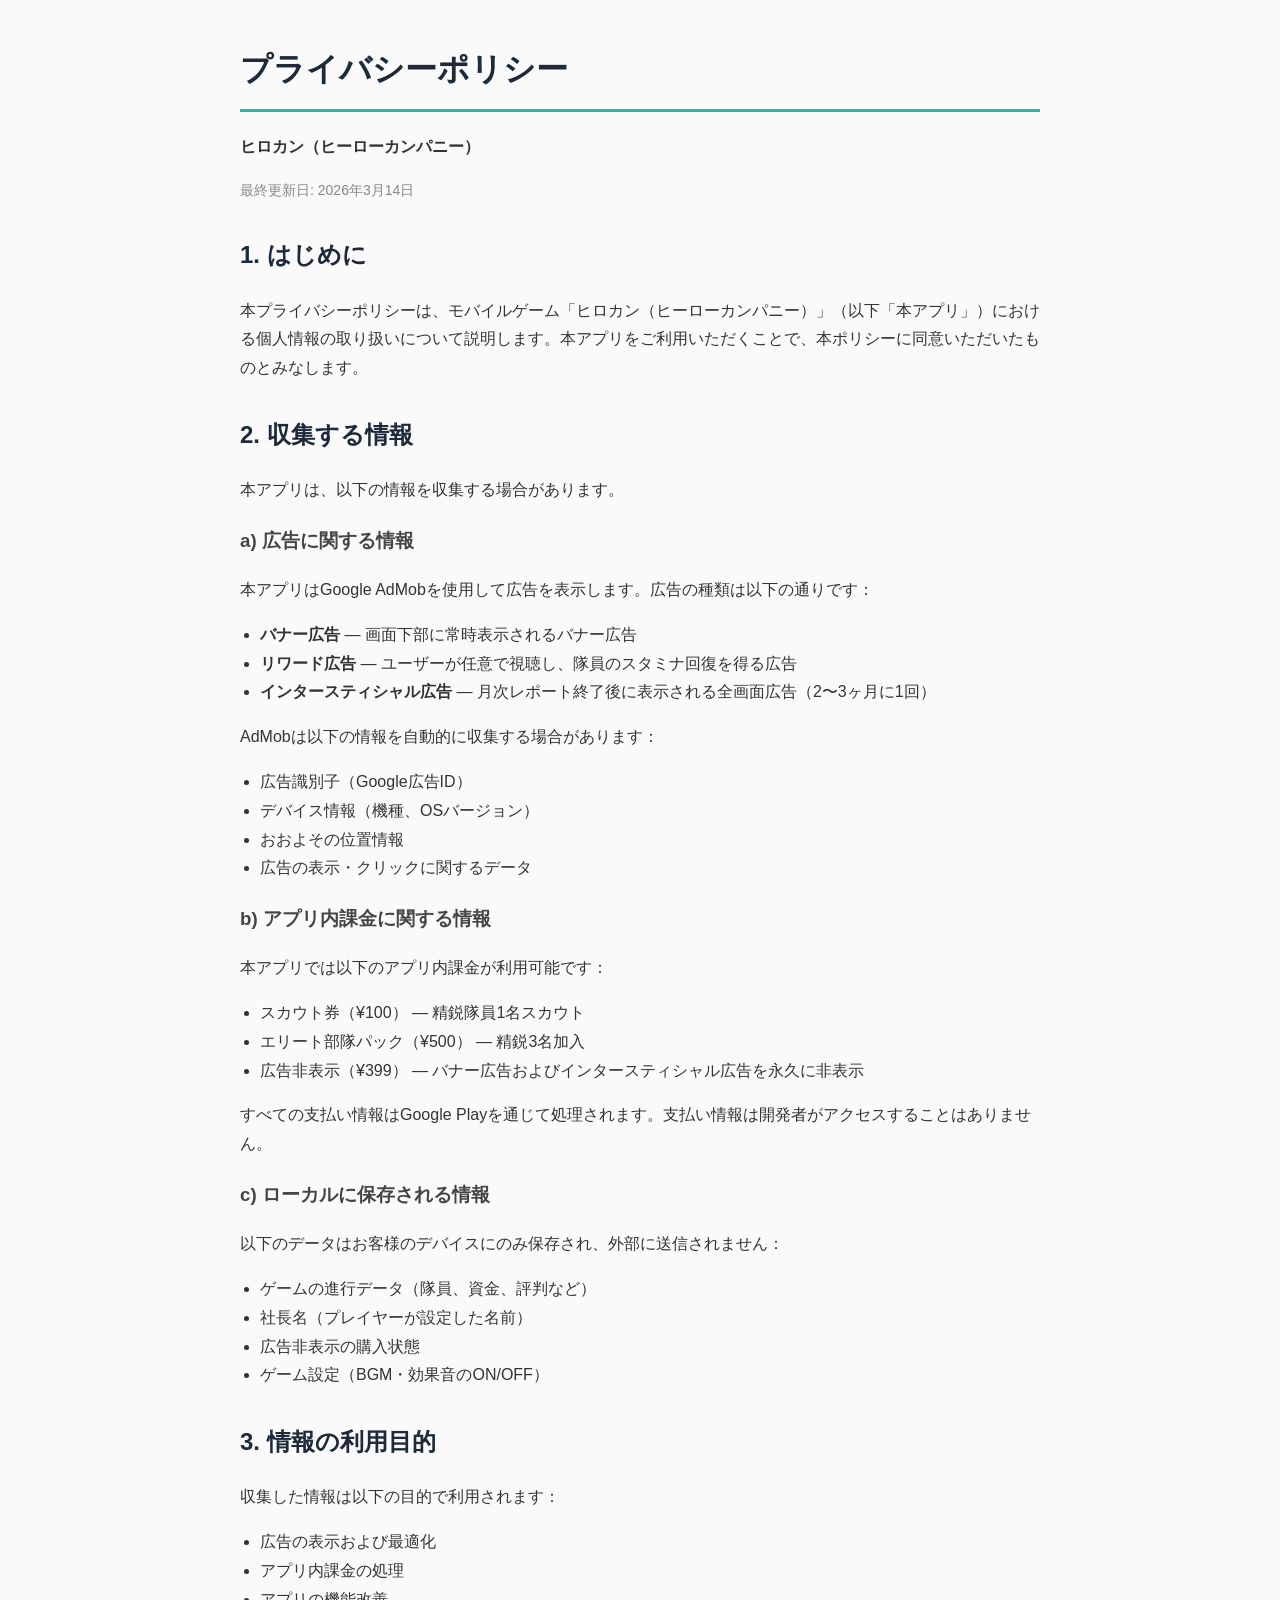
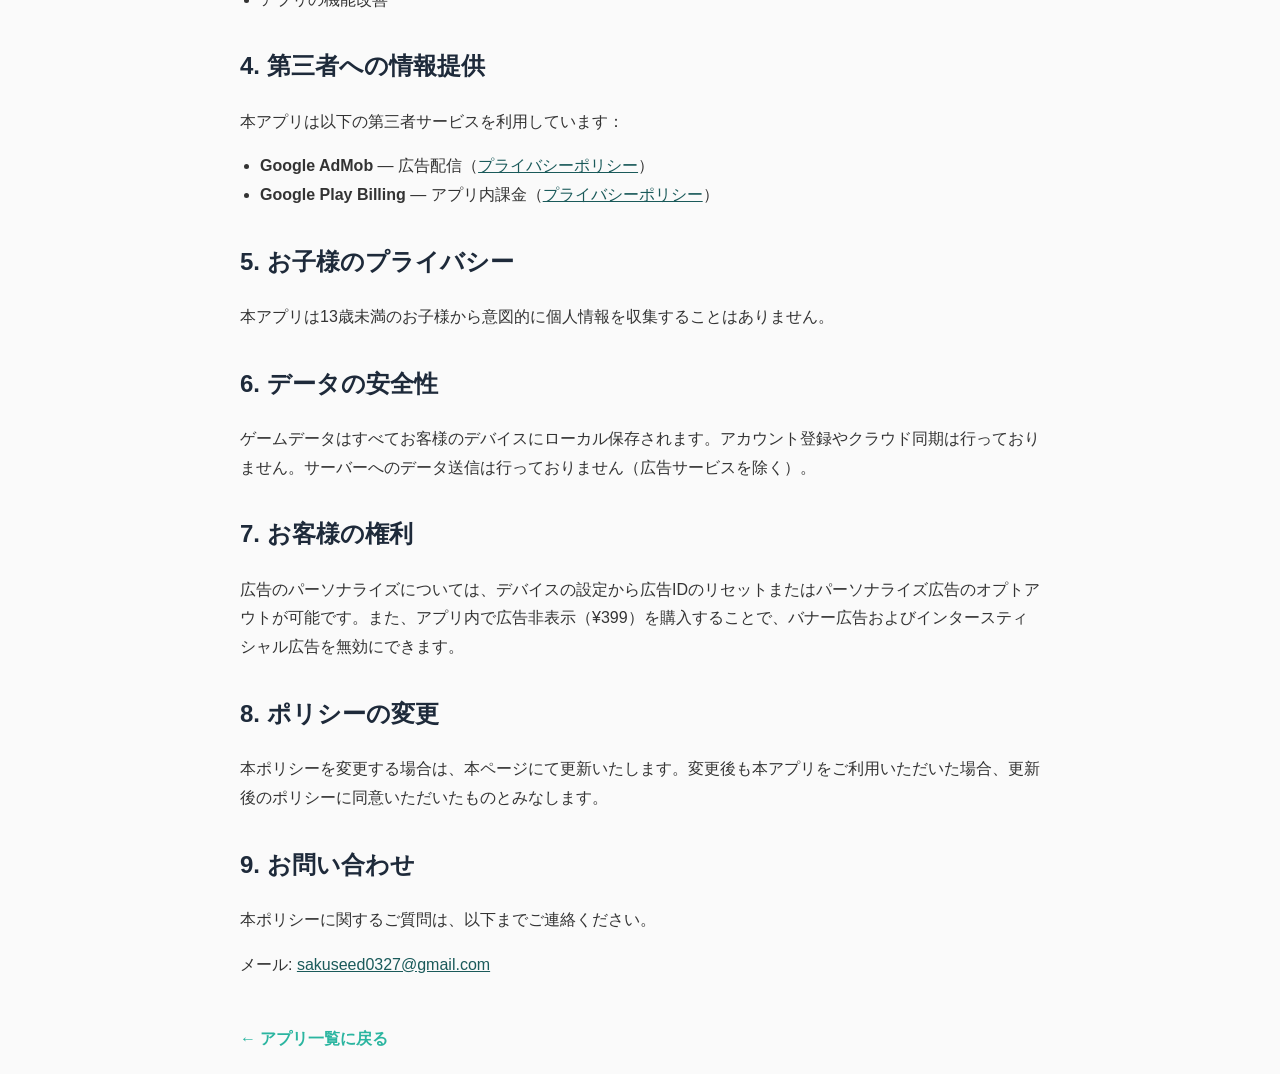
<file: hero-company-privacy.html>
<!DOCTYPE html>
<html lang="ja">
<head>
<meta charset="UTF-8">
<meta name="viewport" content="width=device-width, initial-scale=1.0">
<title>プライバシーポリシー - ヒロカン（ヒーローカンパニー）</title>
<style>
body { font-family: -apple-system, BlinkMacSystemFont, 'Segoe UI', sans-serif; max-width: 800px; margin: 0 auto; padding: 20px; line-height: 1.8; color: #333; background: #fafafa; }
h1 { color: #1E2A3A; border-bottom: 3px solid #2BB5A0; padding-bottom: 10px; }
h2 { color: #1E2A3A; margin-top: 30px; }
h3 { color: #444; }
a { color: #1A5A5A; }
ul { padding-left: 20px; }
.date { color: #888; font-size: 14px; }
.back { display: inline-block; margin-top: 30px; color: #2BB5A0; text-decoration: none; font-weight: bold; }
.back:hover { text-decoration: underline; }
</style>
</head>
<body>
<h1>プライバシーポリシー</h1>
<p><strong>ヒロカン（ヒーローカンパニー）</strong></p>
<p class="date">最終更新日: 2026年3月14日</p>

<h2>1. はじめに</h2>
<p>本プライバシーポリシーは、モバイルゲーム「ヒロカン（ヒーローカンパニー）」（以下「本アプリ」）における個人情報の取り扱いについて説明します。本アプリをご利用いただくことで、本ポリシーに同意いただいたものとみなします。</p>

<h2>2. 収集する情報</h2>
<p>本アプリは、以下の情報を収集する場合があります。</p>

<h3>a) 広告に関する情報</h3>
<p>本アプリはGoogle AdMobを使用して広告を表示します。広告の種類は以下の通りです：</p>
<ul>
<li><strong>バナー広告</strong> — 画面下部に常時表示されるバナー広告</li>
<li><strong>リワード広告</strong> — ユーザーが任意で視聴し、隊員のスタミナ回復を得る広告</li>
<li><strong>インタースティシャル広告</strong> — 月次レポート終了後に表示される全画面広告（2〜3ヶ月に1回）</li>
</ul>
<p>AdMobは以下の情報を自動的に収集する場合があります：</p>
<ul>
<li>広告識別子（Google広告ID）</li>
<li>デバイス情報（機種、OSバージョン）</li>
<li>おおよその位置情報</li>
<li>広告の表示・クリックに関するデータ</li>
</ul>

<h3>b) アプリ内課金に関する情報</h3>
<p>本アプリでは以下のアプリ内課金が利用可能です：</p>
<ul>
<li>スカウト券（¥100） — 精鋭隊員1名スカウト</li>
<li>エリート部隊パック（¥500） — 精鋭3名加入</li>
<li>広告非表示（¥399） — バナー広告およびインタースティシャル広告を永久に非表示</li>
</ul>
<p>すべての支払い情報はGoogle Playを通じて処理されます。支払い情報は開発者がアクセスすることはありません。</p>

<h3>c) ローカルに保存される情報</h3>
<p>以下のデータはお客様のデバイスにのみ保存され、外部に送信されません：</p>
<ul>
<li>ゲームの進行データ（隊員、資金、評判など）</li>
<li>社長名（プレイヤーが設定した名前）</li>
<li>広告非表示の購入状態</li>
<li>ゲーム設定（BGM・効果音のON/OFF）</li>
</ul>

<h2>3. 情報の利用目的</h2>
<p>収集した情報は以下の目的で利用されます：</p>
<ul>
<li>広告の表示および最適化</li>
<li>アプリ内課金の処理</li>
<li>アプリの機能改善</li>
</ul>

<h2>4. 第三者への情報提供</h2>
<p>本アプリは以下の第三者サービスを利用しています：</p>
<ul>
<li><strong>Google AdMob</strong> — 広告配信（<a href="https://policies.google.com/privacy">プライバシーポリシー</a>）</li>
<li><strong>Google Play Billing</strong> — アプリ内課金（<a href="https://policies.google.com/privacy">プライバシーポリシー</a>）</li>
</ul>

<h2>5. お子様のプライバシー</h2>
<p>本アプリは13歳未満のお子様から意図的に個人情報を収集することはありません。</p>

<h2>6. データの安全性</h2>
<p>ゲームデータはすべてお客様のデバイスにローカル保存されます。アカウント登録やクラウド同期は行っておりません。サーバーへのデータ送信は行っておりません（広告サービスを除く）。</p>

<h2>7. お客様の権利</h2>
<p>広告のパーソナライズについては、デバイスの設定から広告IDのリセットまたはパーソナライズ広告のオプトアウトが可能です。また、アプリ内で広告非表示（¥399）を購入することで、バナー広告およびインタースティシャル広告を無効にできます。</p>

<h2>8. ポリシーの変更</h2>
<p>本ポリシーを変更する場合は、本ページにて更新いたします。変更後も本アプリをご利用いただいた場合、更新後のポリシーに同意いただいたものとみなします。</p>

<h2>9. お問い合わせ</h2>
<p>本ポリシーに関するご質問は、以下までご連絡ください。</p>
<p>メール: <a href="mailto:sakuseed0327@gmail.com">sakuseed0327@gmail.com</a></p>

<a class="back" href="/">← アプリ一覧に戻る</a>
</body>
</html>
</file>
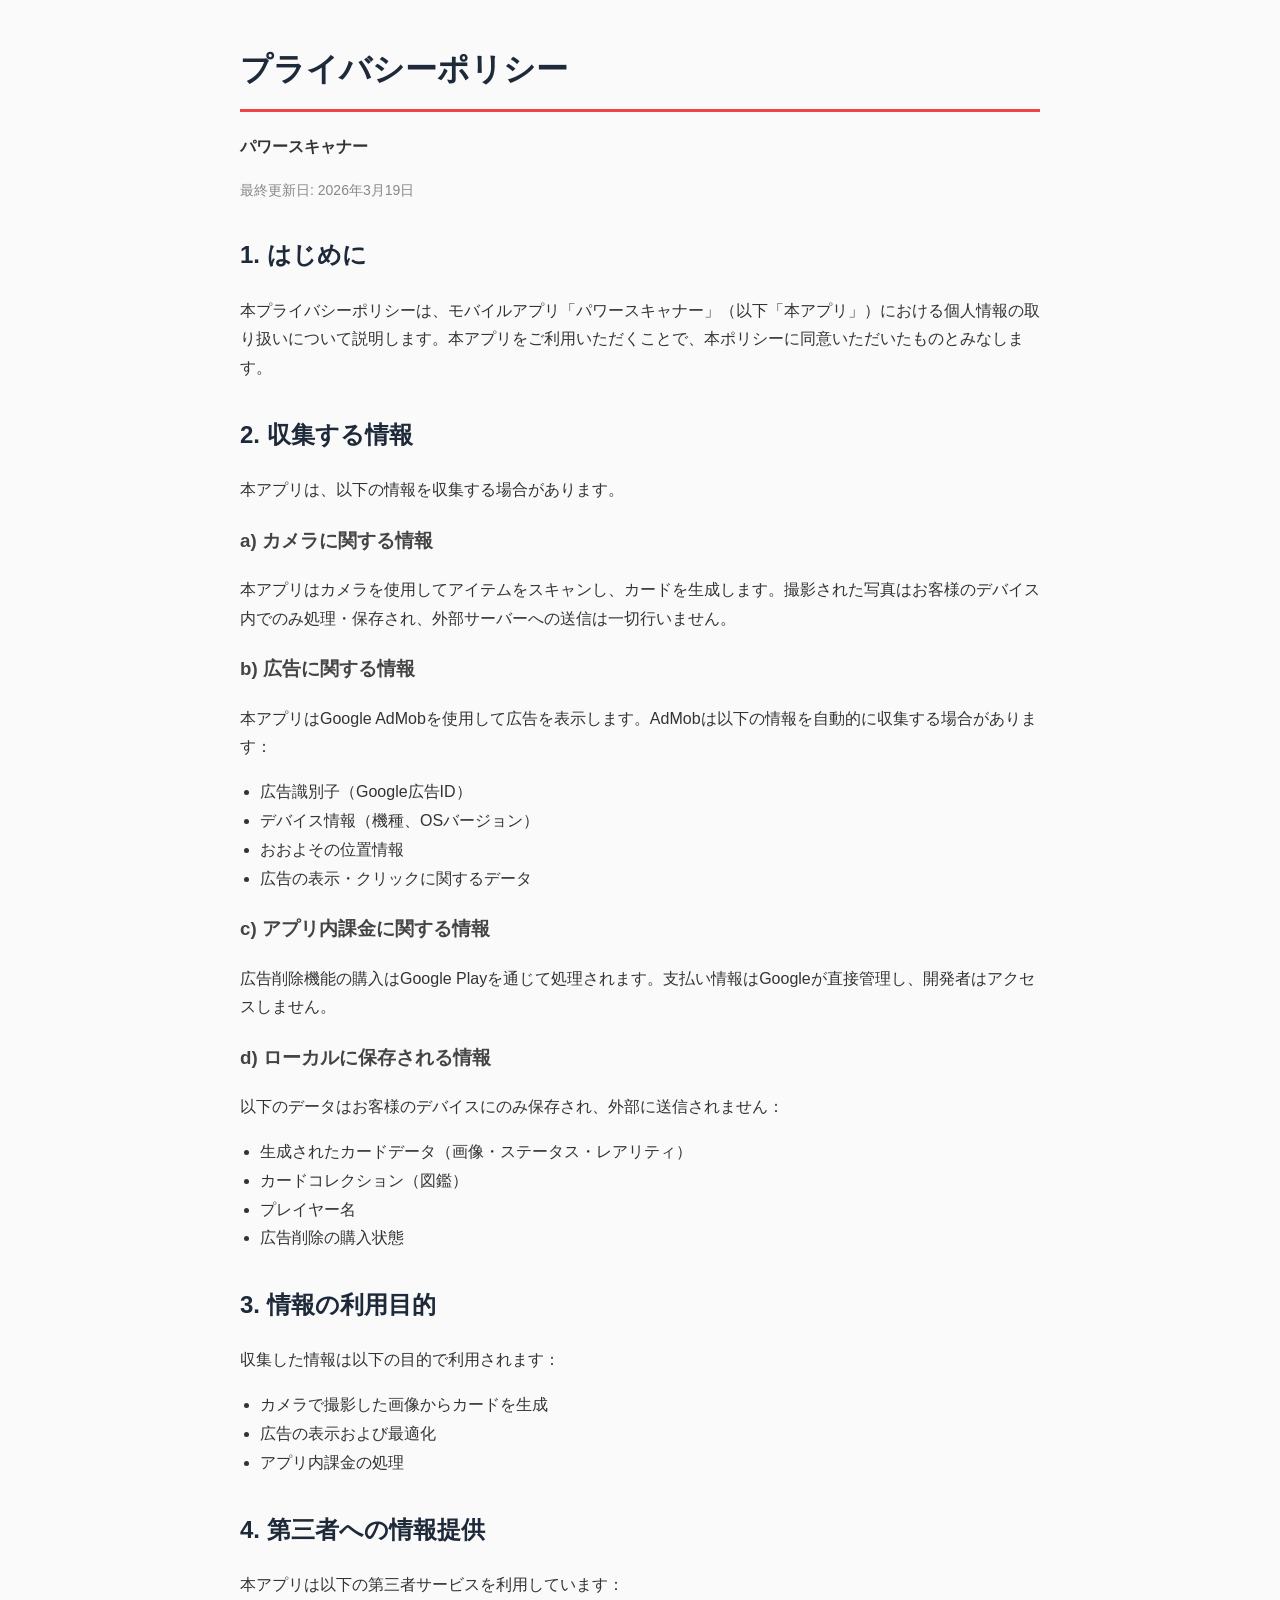
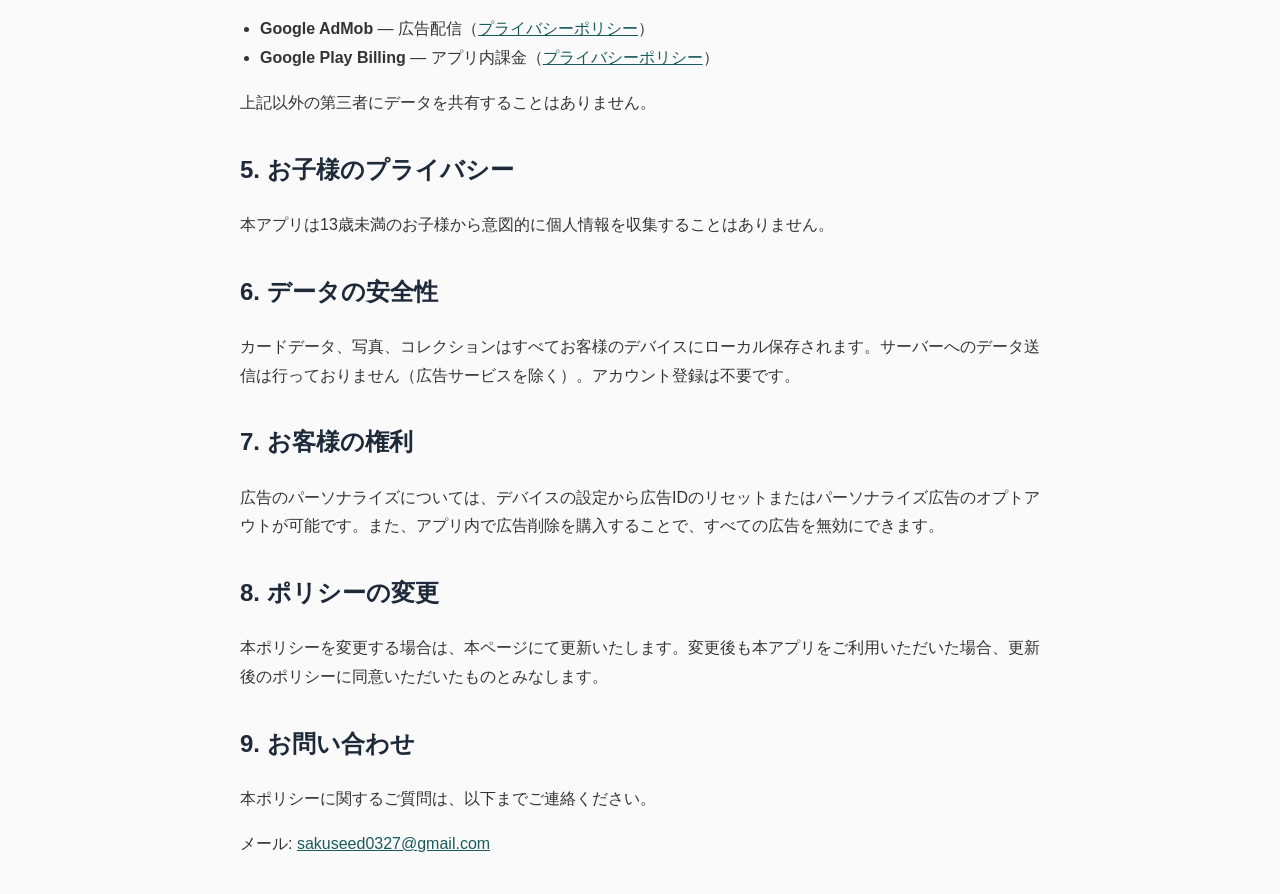
<file: powerscanner-privacy.html>
<!DOCTYPE html>
<html lang="ja">
<head>
<meta charset="UTF-8">
<meta name="viewport" content="width=device-width, initial-scale=1.0">
<title>プライバシーポリシー - パワースキャナー</title>
<style>
body { font-family: -apple-system, BlinkMacSystemFont, 'Segoe UI', sans-serif; max-width: 800px; margin: 0 auto; padding: 20px; line-height: 1.8; color: #333; background: #fafafa; }
h1 { color: #1E2A3A; border-bottom: 3px solid #ef4444; padding-bottom: 10px; }
h2 { color: #1E2A3A; margin-top: 30px; }
h3 { color: #444; }
a { color: #1A5A5A; }
ul { padding-left: 20px; }
.date { color: #888; font-size: 14px; }
</style>
</head>
<body>
<h1>プライバシーポリシー</h1>
<p><strong>パワースキャナー</strong></p>
<p class="date">最終更新日: 2026年3月19日</p>

<h2>1. はじめに</h2>
<p>本プライバシーポリシーは、モバイルアプリ「パワースキャナー」（以下「本アプリ」）における個人情報の取り扱いについて説明します。本アプリをご利用いただくことで、本ポリシーに同意いただいたものとみなします。</p>

<h2>2. 収集する情報</h2>
<p>本アプリは、以下の情報を収集する場合があります。</p>

<h3>a) カメラに関する情報</h3>
<p>本アプリはカメラを使用してアイテムをスキャンし、カードを生成します。撮影された写真はお客様のデバイス内でのみ処理・保存され、外部サーバーへの送信は一切行いません。</p>

<h3>b) 広告に関する情報</h3>
<p>本アプリはGoogle AdMobを使用して広告を表示します。AdMobは以下の情報を自動的に収集する場合があります：</p>
<ul>
<li>広告識別子（Google広告ID）</li>
<li>デバイス情報（機種、OSバージョン）</li>
<li>おおよその位置情報</li>
<li>広告の表示・クリックに関するデータ</li>
</ul>

<h3>c) アプリ内課金に関する情報</h3>
<p>広告削除機能の購入はGoogle Playを通じて処理されます。支払い情報はGoogleが直接管理し、開発者はアクセスしません。</p>

<h3>d) ローカルに保存される情報</h3>
<p>以下のデータはお客様のデバイスにのみ保存され、外部に送信されません：</p>
<ul>
<li>生成されたカードデータ（画像・ステータス・レアリティ）</li>
<li>カードコレクション（図鑑）</li>
<li>プレイヤー名</li>
<li>広告削除の購入状態</li>
</ul>

<h2>3. 情報の利用目的</h2>
<p>収集した情報は以下の目的で利用されます：</p>
<ul>
<li>カメラで撮影した画像からカードを生成</li>
<li>広告の表示および最適化</li>
<li>アプリ内課金の処理</li>
</ul>

<h2>4. 第三者への情報提供</h2>
<p>本アプリは以下の第三者サービスを利用しています：</p>
<ul>
<li><strong>Google AdMob</strong> — 広告配信（<a href="https://policies.google.com/privacy">プライバシーポリシー</a>）</li>
<li><strong>Google Play Billing</strong> — アプリ内課金（<a href="https://policies.google.com/privacy">プライバシーポリシー</a>）</li>
</ul>
<p>上記以外の第三者にデータを共有することはありません。</p>

<h2>5. お子様のプライバシー</h2>
<p>本アプリは13歳未満のお子様から意図的に個人情報を収集することはありません。</p>

<h2>6. データの安全性</h2>
<p>カードデータ、写真、コレクションはすべてお客様のデバイスにローカル保存されます。サーバーへのデータ送信は行っておりません（広告サービスを除く）。アカウント登録は不要です。</p>

<h2>7. お客様の権利</h2>
<p>広告のパーソナライズについては、デバイスの設定から広告IDのリセットまたはパーソナライズ広告のオプトアウトが可能です。また、アプリ内で広告削除を購入することで、すべての広告を無効にできます。</p>

<h2>8. ポリシーの変更</h2>
<p>本ポリシーを変更する場合は、本ページにて更新いたします。変更後も本アプリをご利用いただいた場合、更新後のポリシーに同意いただいたものとみなします。</p>

<h2>9. お問い合わせ</h2>
<p>本ポリシーに関するご質問は、以下までご連絡ください。</p>
<p>メール: <a href="mailto:sakuseed0327@gmail.com">sakuseed0327@gmail.com</a></p>
</body>
</html>
</file>
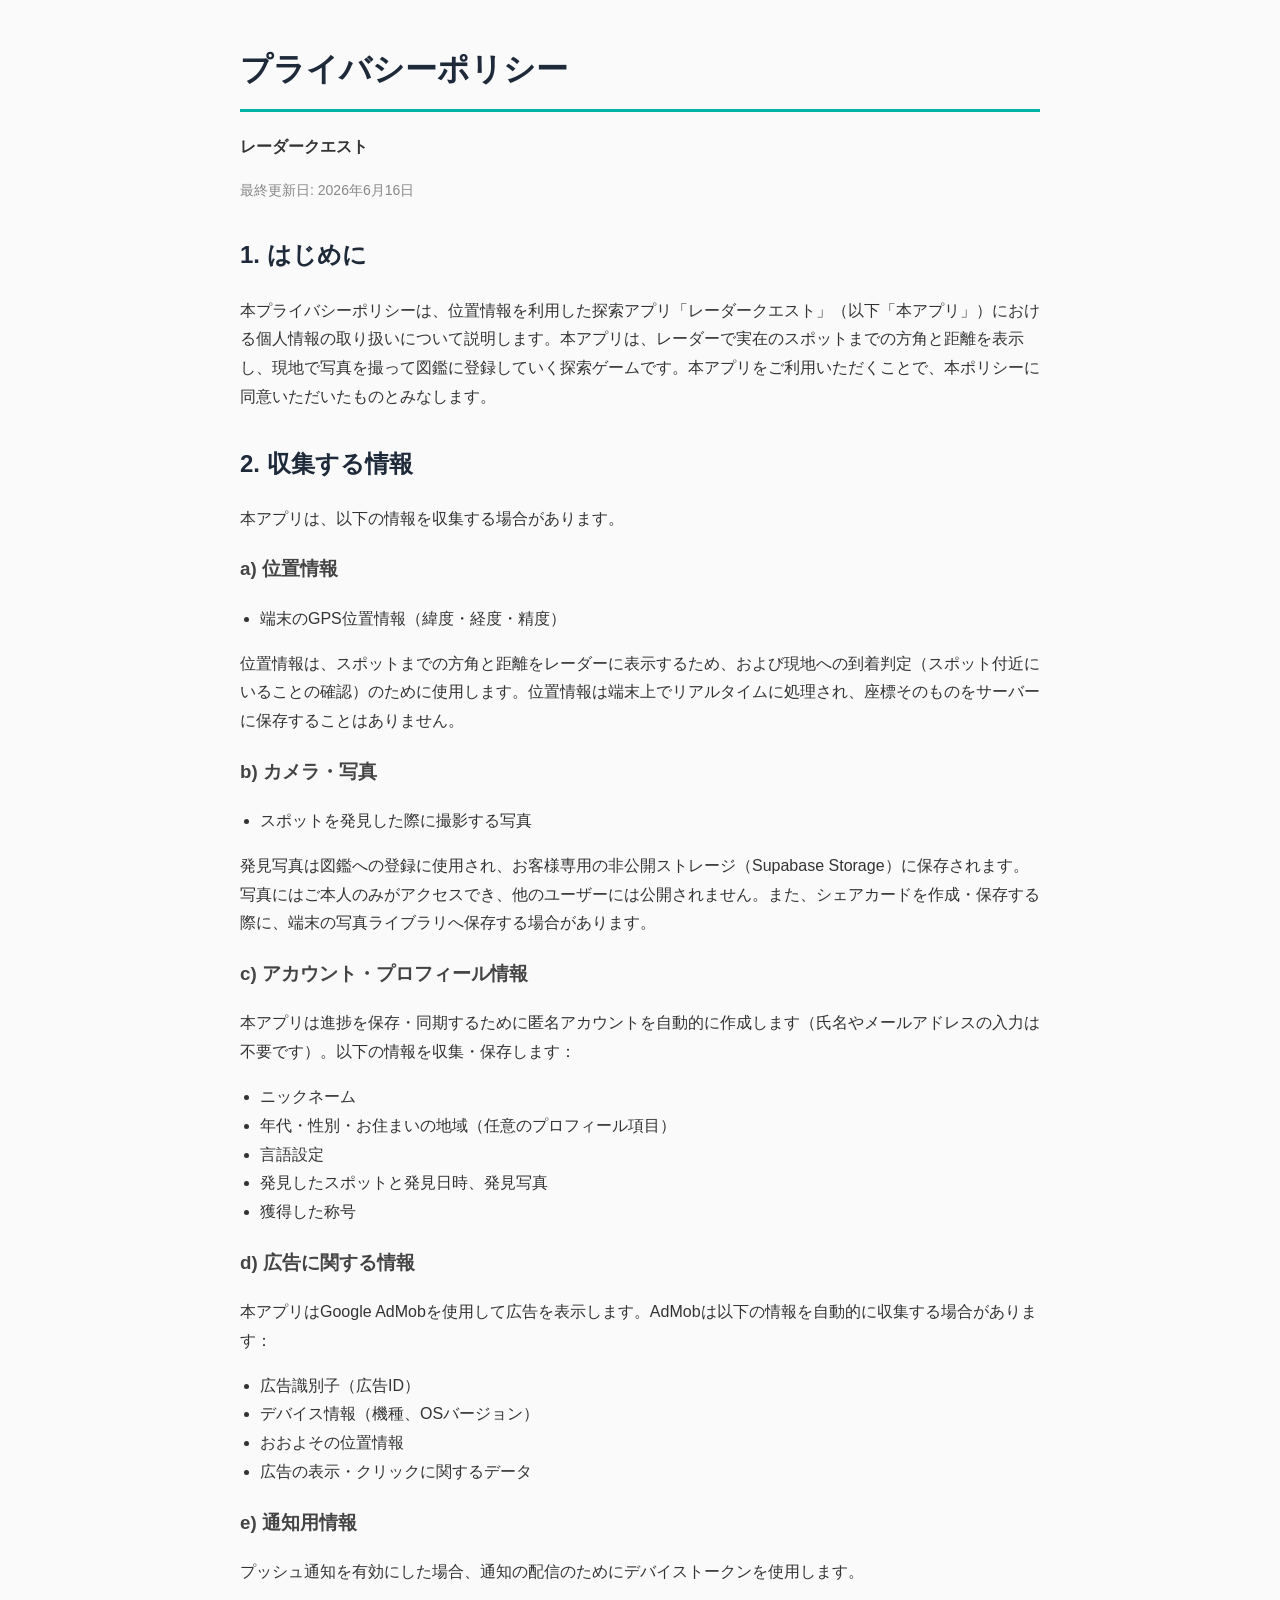
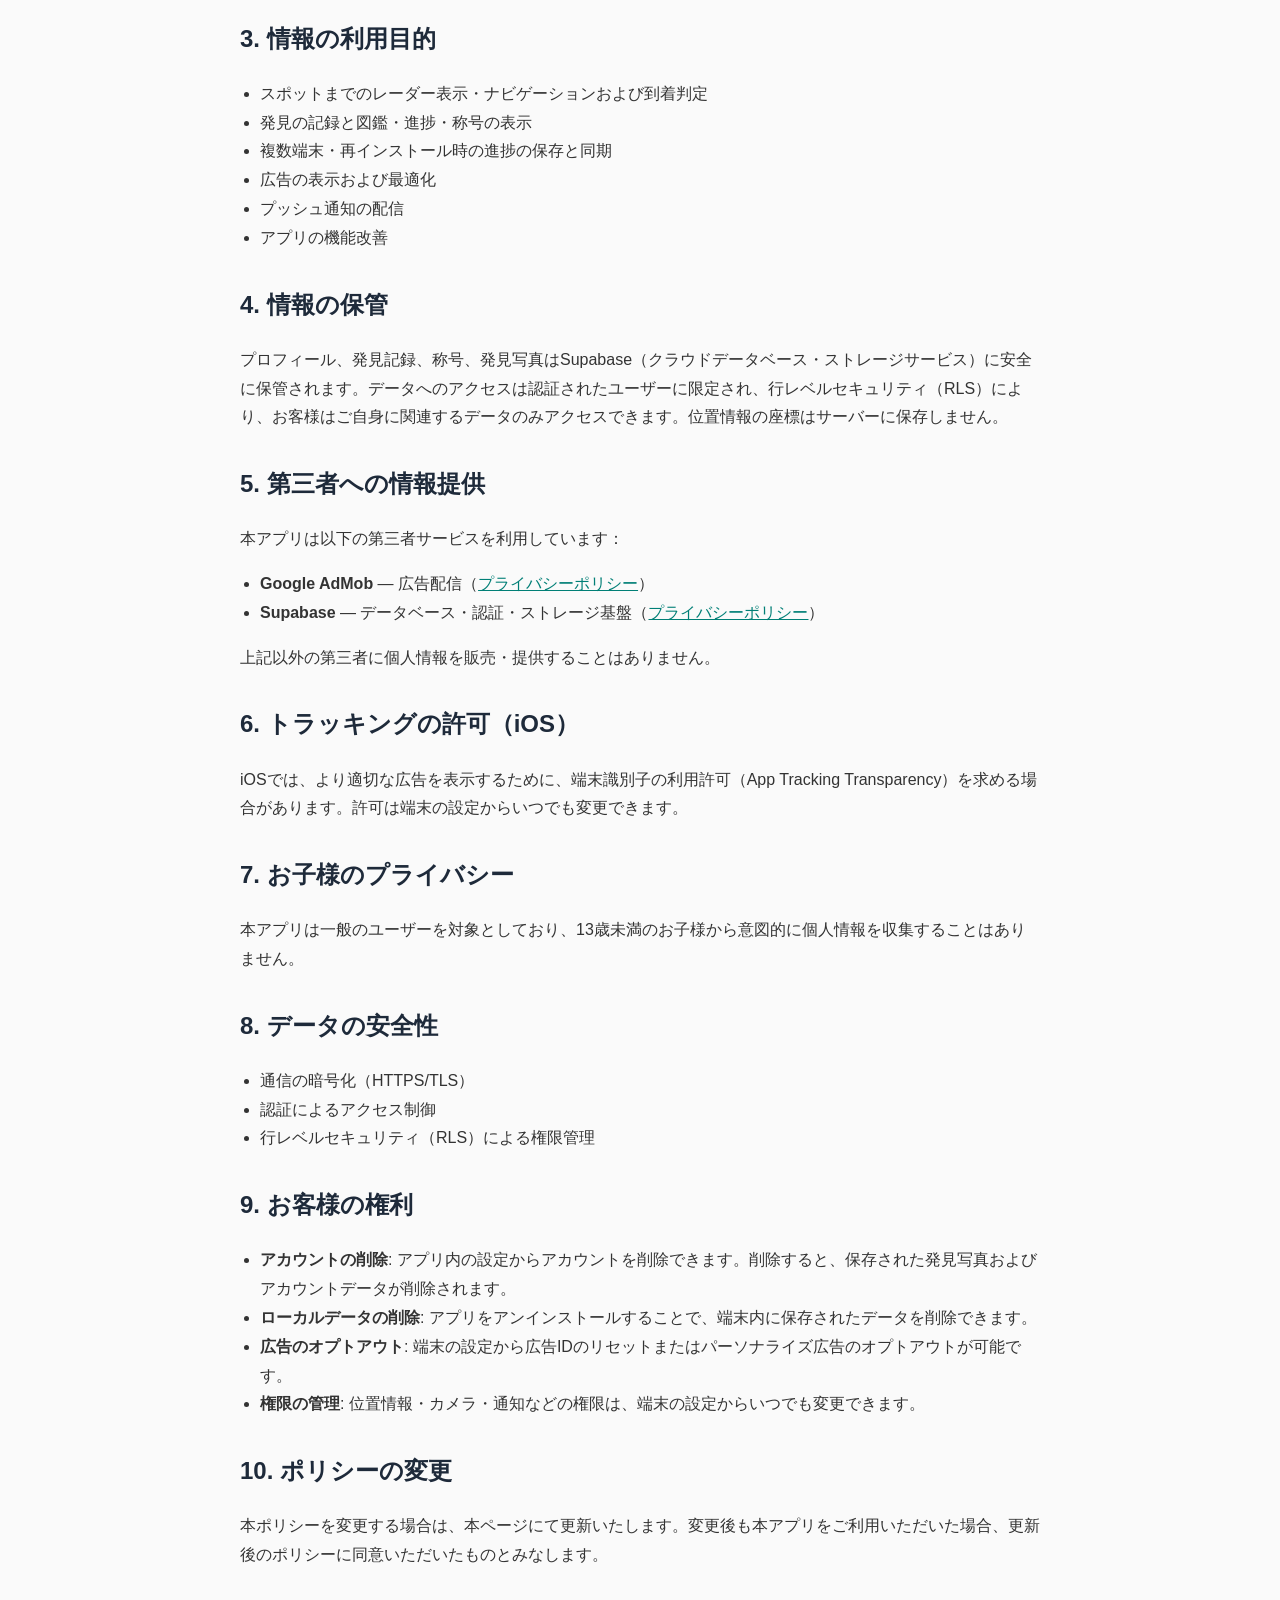
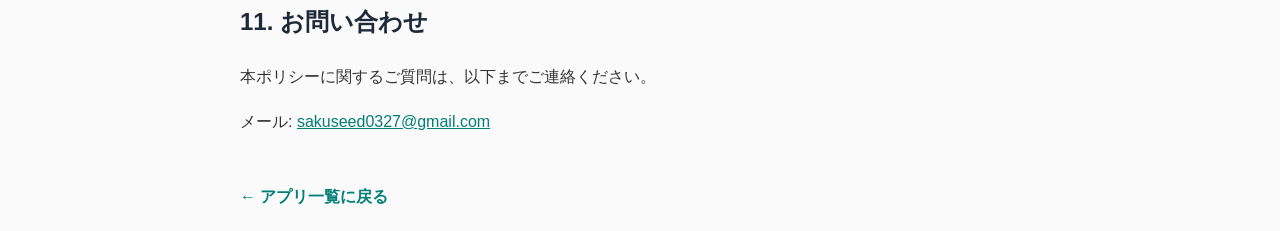
<file: radar-quest-privacy.html>
<!DOCTYPE html>
<html lang="ja">
<head>
<meta charset="UTF-8">
<meta name="viewport" content="width=device-width, initial-scale=1.0">
<title>プライバシーポリシー - レーダークエスト</title>
<style>
body { font-family: -apple-system, BlinkMacSystemFont, 'Segoe UI', sans-serif; max-width: 800px; margin: 0 auto; padding: 20px; line-height: 1.8; color: #333; background: #fafafa; }
h1 { color: #1E2A3A; border-bottom: 3px solid #00B3A4; padding-bottom: 10px; }
h2 { color: #1E2A3A; margin-top: 30px; }
h3 { color: #444; }
a { color: #007F76; }
ul { padding-left: 20px; }
.date { color: #888; font-size: 14px; }
.back { display: inline-block; margin-top: 30px; color: #007F76; text-decoration: none; font-weight: bold; }
.back:hover { text-decoration: underline; }
</style>
</head>
<body>
<h1>プライバシーポリシー</h1>
<p><strong>レーダークエスト</strong></p>
<p class="date">最終更新日: 2026年6月16日</p>

<h2>1. はじめに</h2>
<p>本プライバシーポリシーは、位置情報を利用した探索アプリ「レーダークエスト」（以下「本アプリ」）における個人情報の取り扱いについて説明します。本アプリは、レーダーで実在のスポットまでの方角と距離を表示し、現地で写真を撮って図鑑に登録していく探索ゲームです。本アプリをご利用いただくことで、本ポリシーに同意いただいたものとみなします。</p>

<h2>2. 収集する情報</h2>
<p>本アプリは、以下の情報を収集する場合があります。</p>

<h3>a) 位置情報</h3>
<ul>
<li>端末のGPS位置情報（緯度・経度・精度）</li>
</ul>
<p>位置情報は、スポットまでの方角と距離をレーダーに表示するため、および現地への到着判定（スポット付近にいることの確認）のために使用します。位置情報は端末上でリアルタイムに処理され、座標そのものをサーバーに保存することはありません。</p>

<h3>b) カメラ・写真</h3>
<ul>
<li>スポットを発見した際に撮影する写真</li>
</ul>
<p>発見写真は図鑑への登録に使用され、お客様専用の非公開ストレージ（Supabase Storage）に保存されます。写真にはご本人のみがアクセスでき、他のユーザーには公開されません。また、シェアカードを作成・保存する際に、端末の写真ライブラリへ保存する場合があります。</p>

<h3>c) アカウント・プロフィール情報</h3>
<p>本アプリは進捗を保存・同期するために匿名アカウントを自動的に作成します（氏名やメールアドレスの入力は不要です）。以下の情報を収集・保存します：</p>
<ul>
<li>ニックネーム</li>
<li>年代・性別・お住まいの地域（任意のプロフィール項目）</li>
<li>言語設定</li>
<li>発見したスポットと発見日時、発見写真</li>
<li>獲得した称号</li>
</ul>

<h3>d) 広告に関する情報</h3>
<p>本アプリはGoogle AdMobを使用して広告を表示します。AdMobは以下の情報を自動的に収集する場合があります：</p>
<ul>
<li>広告識別子（広告ID）</li>
<li>デバイス情報（機種、OSバージョン）</li>
<li>おおよその位置情報</li>
<li>広告の表示・クリックに関するデータ</li>
</ul>

<h3>e) 通知用情報</h3>
<p>プッシュ通知を有効にした場合、通知の配信のためにデバイストークンを使用します。</p>

<h2>3. 情報の利用目的</h2>
<ul>
<li>スポットまでのレーダー表示・ナビゲーションおよび到着判定</li>
<li>発見の記録と図鑑・進捗・称号の表示</li>
<li>複数端末・再インストール時の進捗の保存と同期</li>
<li>広告の表示および最適化</li>
<li>プッシュ通知の配信</li>
<li>アプリの機能改善</li>
</ul>

<h2>4. 情報の保管</h2>
<p>プロフィール、発見記録、称号、発見写真はSupabase（クラウドデータベース・ストレージサービス）に安全に保管されます。データへのアクセスは認証されたユーザーに限定され、行レベルセキュリティ（RLS）により、お客様はご自身に関連するデータのみアクセスできます。位置情報の座標はサーバーに保存しません。</p>

<h2>5. 第三者への情報提供</h2>
<p>本アプリは以下の第三者サービスを利用しています：</p>
<ul>
<li><strong>Google AdMob</strong> — 広告配信（<a href="https://policies.google.com/privacy">プライバシーポリシー</a>）</li>
<li><strong>Supabase</strong> — データベース・認証・ストレージ基盤（<a href="https://supabase.com/privacy">プライバシーポリシー</a>）</li>
</ul>
<p>上記以外の第三者に個人情報を販売・提供することはありません。</p>

<h2>6. トラッキングの許可（iOS）</h2>
<p>iOSでは、より適切な広告を表示するために、端末識別子の利用許可（App Tracking Transparency）を求める場合があります。許可は端末の設定からいつでも変更できます。</p>

<h2>7. お子様のプライバシー</h2>
<p>本アプリは一般のユーザーを対象としており、13歳未満のお子様から意図的に個人情報を収集することはありません。</p>

<h2>8. データの安全性</h2>
<ul>
<li>通信の暗号化（HTTPS/TLS）</li>
<li>認証によるアクセス制御</li>
<li>行レベルセキュリティ（RLS）による権限管理</li>
</ul>

<h2>9. お客様の権利</h2>
<ul>
<li><strong>アカウントの削除</strong>: アプリ内の設定からアカウントを削除できます。削除すると、保存された発見写真およびアカウントデータが削除されます。</li>
<li><strong>ローカルデータの削除</strong>: アプリをアンインストールすることで、端末内に保存されたデータを削除できます。</li>
<li><strong>広告のオプトアウト</strong>: 端末の設定から広告IDのリセットまたはパーソナライズ広告のオプトアウトが可能です。</li>
<li><strong>権限の管理</strong>: 位置情報・カメラ・通知などの権限は、端末の設定からいつでも変更できます。</li>
</ul>

<h2>10. ポリシーの変更</h2>
<p>本ポリシーを変更する場合は、本ページにて更新いたします。変更後も本アプリをご利用いただいた場合、更新後のポリシーに同意いただいたものとみなします。</p>

<h2>11. お問い合わせ</h2>
<p>本ポリシーに関するご質問は、以下までご連絡ください。</p>
<p>メール: <a href="mailto:sakuseed0327@gmail.com">sakuseed0327@gmail.com</a></p>

<a class="back" href="index.html">&larr; アプリ一覧に戻る</a>
</body>
</html>
</file>
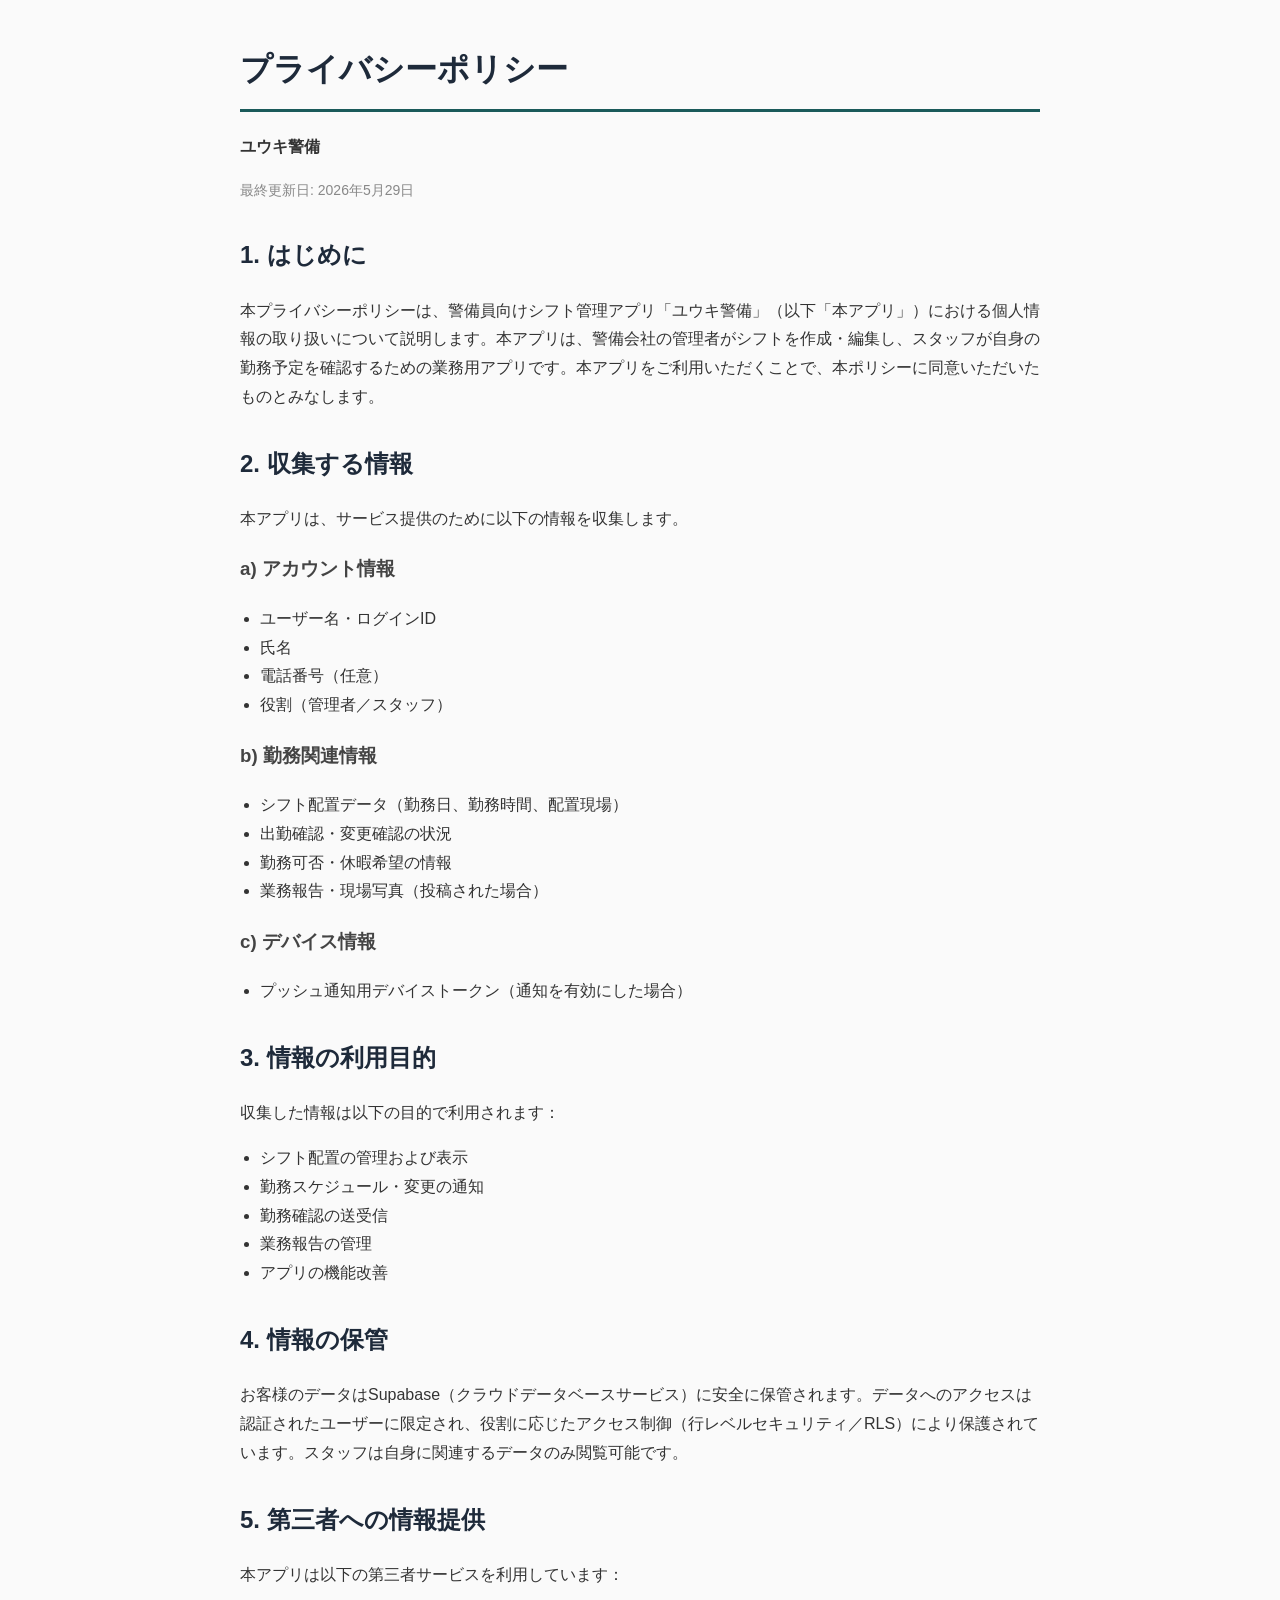
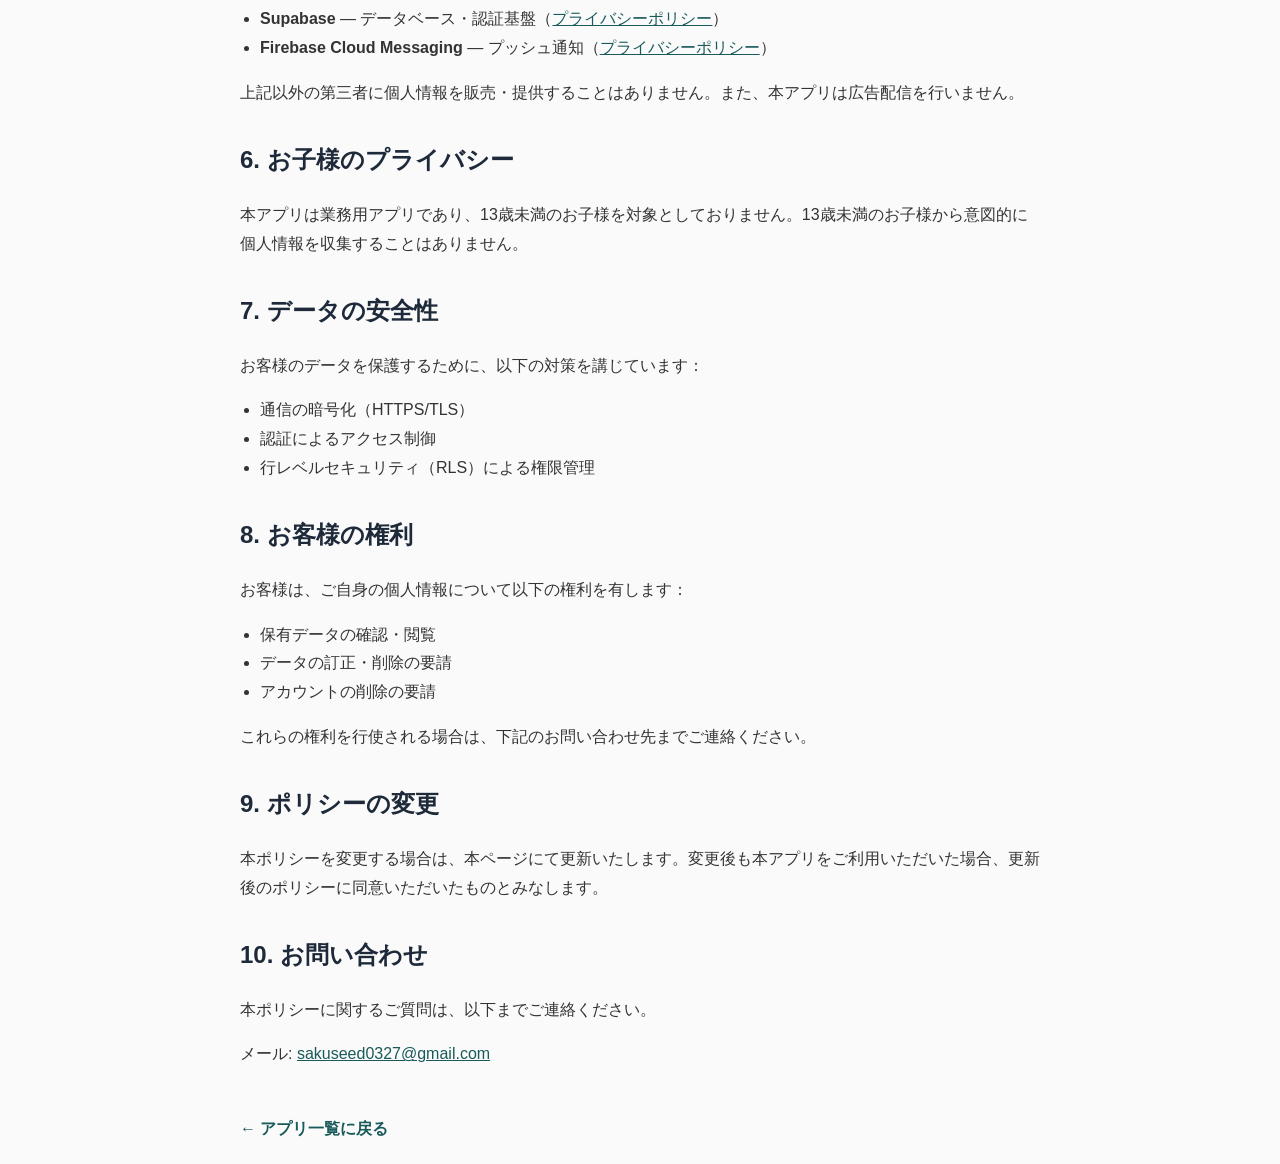
<file: yukiapp-privacy.html>
<!DOCTYPE html>
<html lang="ja">
<head>
<meta charset="UTF-8">
<meta name="viewport" content="width=device-width, initial-scale=1.0">
<title>プライバシーポリシー - ユウキ警備</title>
<style>
body { font-family: -apple-system, BlinkMacSystemFont, 'Segoe UI', sans-serif; max-width: 800px; margin: 0 auto; padding: 20px; line-height: 1.8; color: #333; background: #fafafa; }
h1 { color: #1E2A3A; border-bottom: 3px solid #1A5A5A; padding-bottom: 10px; }
h2 { color: #1E2A3A; margin-top: 30px; }
h3 { color: #444; }
a { color: #1A5A5A; }
ul { padding-left: 20px; }
.date { color: #888; font-size: 14px; }
.back { display: inline-block; margin-top: 30px; color: #1A5A5A; text-decoration: none; font-weight: bold; }
.back:hover { text-decoration: underline; }
</style>
</head>
<body>
<h1>プライバシーポリシー</h1>
<p><strong>ユウキ警備</strong></p>
<p class="date">最終更新日: 2026年5月29日</p>

<h2>1. はじめに</h2>
<p>本プライバシーポリシーは、警備員向けシフト管理アプリ「ユウキ警備」（以下「本アプリ」）における個人情報の取り扱いについて説明します。本アプリは、警備会社の管理者がシフトを作成・編集し、スタッフが自身の勤務予定を確認するための業務用アプリです。本アプリをご利用いただくことで、本ポリシーに同意いただいたものとみなします。</p>

<h2>2. 収集する情報</h2>
<p>本アプリは、サービス提供のために以下の情報を収集します。</p>

<h3>a) アカウント情報</h3>
<ul>
<li>ユーザー名・ログインID</li>
<li>氏名</li>
<li>電話番号（任意）</li>
<li>役割（管理者／スタッフ）</li>
</ul>

<h3>b) 勤務関連情報</h3>
<ul>
<li>シフト配置データ（勤務日、勤務時間、配置現場）</li>
<li>出勤確認・変更確認の状況</li>
<li>勤務可否・休暇希望の情報</li>
<li>業務報告・現場写真（投稿された場合）</li>
</ul>

<h3>c) デバイス情報</h3>
<ul>
<li>プッシュ通知用デバイストークン（通知を有効にした場合）</li>
</ul>

<h2>3. 情報の利用目的</h2>
<p>収集した情報は以下の目的で利用されます：</p>
<ul>
<li>シフト配置の管理および表示</li>
<li>勤務スケジュール・変更の通知</li>
<li>勤務確認の送受信</li>
<li>業務報告の管理</li>
<li>アプリの機能改善</li>
</ul>

<h2>4. 情報の保管</h2>
<p>お客様のデータはSupabase（クラウドデータベースサービス）に安全に保管されます。データへのアクセスは認証されたユーザーに限定され、役割に応じたアクセス制御（行レベルセキュリティ／RLS）により保護されています。スタッフは自身に関連するデータのみ閲覧可能です。</p>

<h2>5. 第三者への情報提供</h2>
<p>本アプリは以下の第三者サービスを利用しています：</p>
<ul>
<li><strong>Supabase</strong> — データベース・認証基盤（<a href="https://supabase.com/privacy">プライバシーポリシー</a>）</li>
<li><strong>Firebase Cloud Messaging</strong> — プッシュ通知（<a href="https://policies.google.com/privacy">プライバシーポリシー</a>）</li>
</ul>
<p>上記以外の第三者に個人情報を販売・提供することはありません。また、本アプリは広告配信を行いません。</p>

<h2>6. お子様のプライバシー</h2>
<p>本アプリは業務用アプリであり、13歳未満のお子様を対象としておりません。13歳未満のお子様から意図的に個人情報を収集することはありません。</p>

<h2>7. データの安全性</h2>
<p>お客様のデータを保護するために、以下の対策を講じています：</p>
<ul>
<li>通信の暗号化（HTTPS/TLS）</li>
<li>認証によるアクセス制御</li>
<li>行レベルセキュリティ（RLS）による権限管理</li>
</ul>

<h2>8. お客様の権利</h2>
<p>お客様は、ご自身の個人情報について以下の権利を有します：</p>
<ul>
<li>保有データの確認・閲覧</li>
<li>データの訂正・削除の要請</li>
<li>アカウントの削除の要請</li>
</ul>
<p>これらの権利を行使される場合は、下記のお問い合わせ先までご連絡ください。</p>

<h2>9. ポリシーの変更</h2>
<p>本ポリシーを変更する場合は、本ページにて更新いたします。変更後も本アプリをご利用いただいた場合、更新後のポリシーに同意いただいたものとみなします。</p>

<h2>10. お問い合わせ</h2>
<p>本ポリシーに関するご質問は、以下までご連絡ください。</p>
<p>メール: <a href="mailto:sakuseed0327@gmail.com">sakuseed0327@gmail.com</a></p>

<a class="back" href="/">← アプリ一覧に戻る</a>
</body>
</html>
</file>
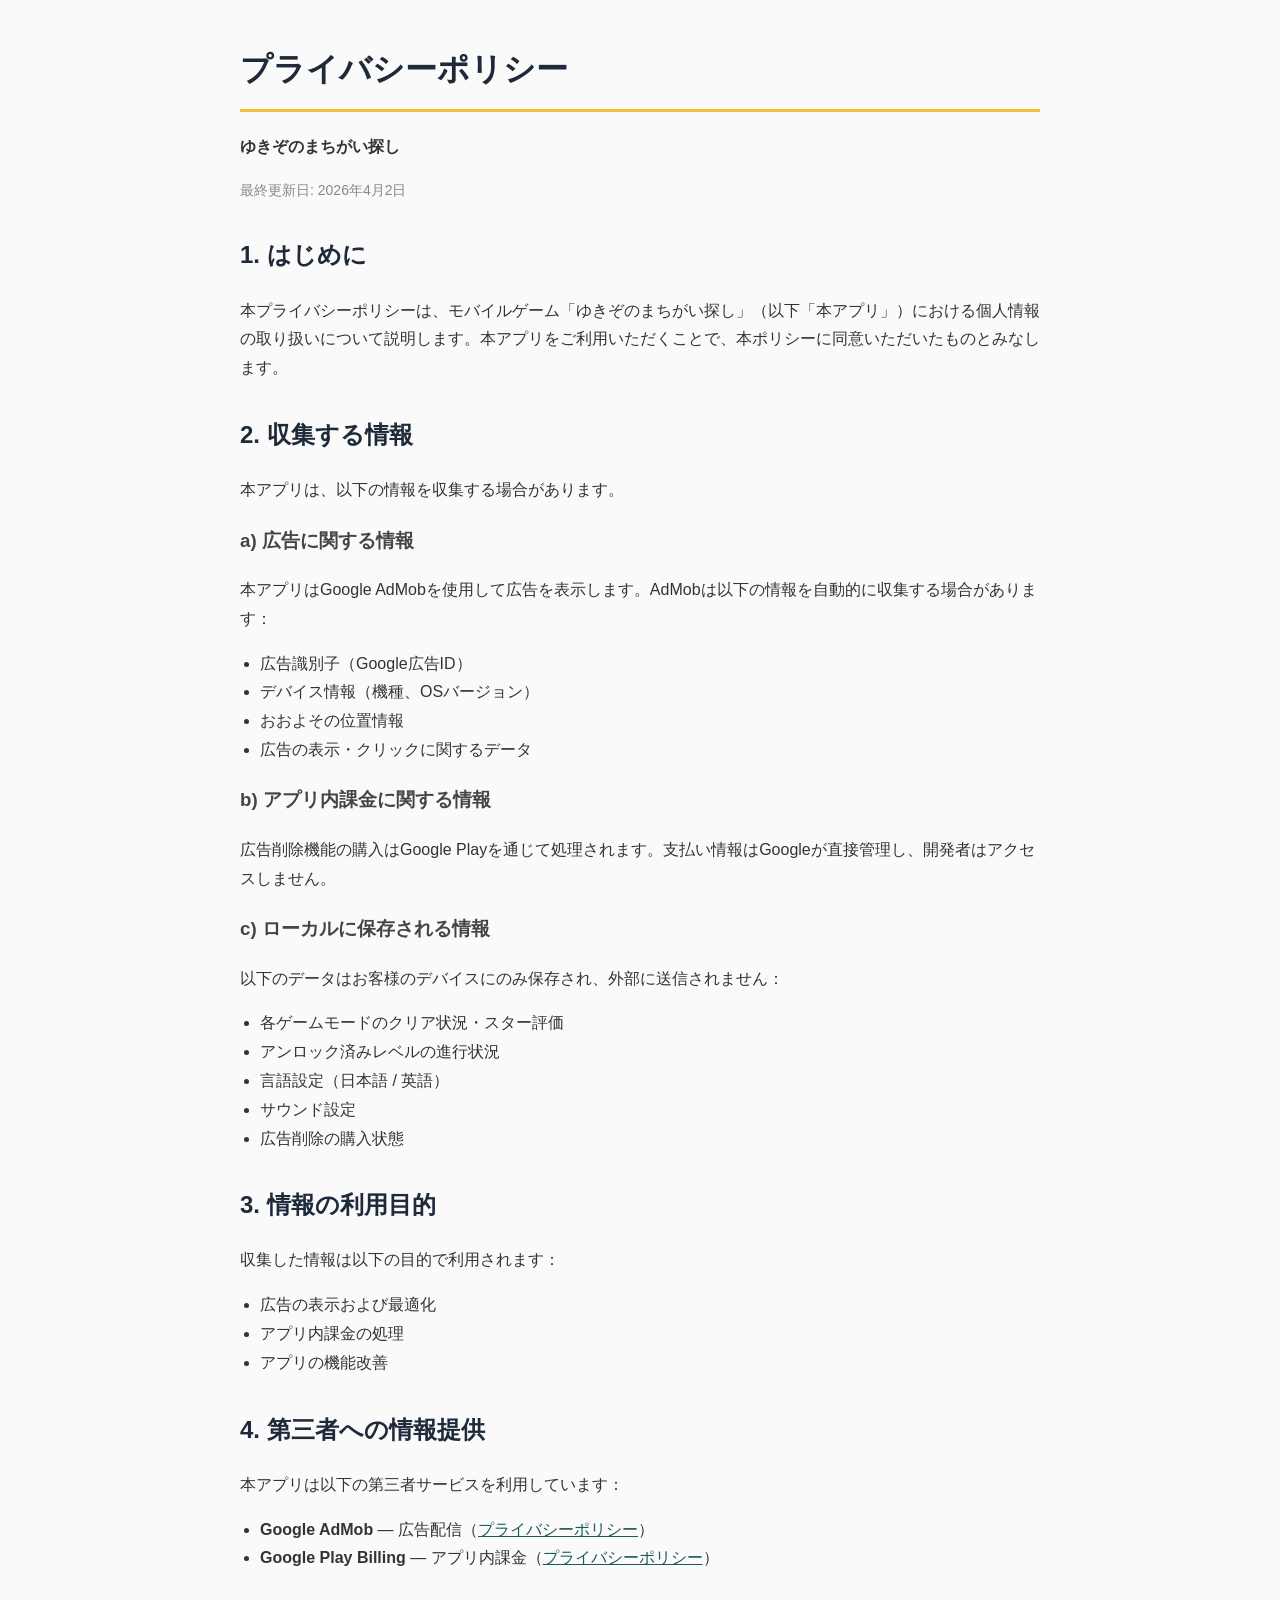
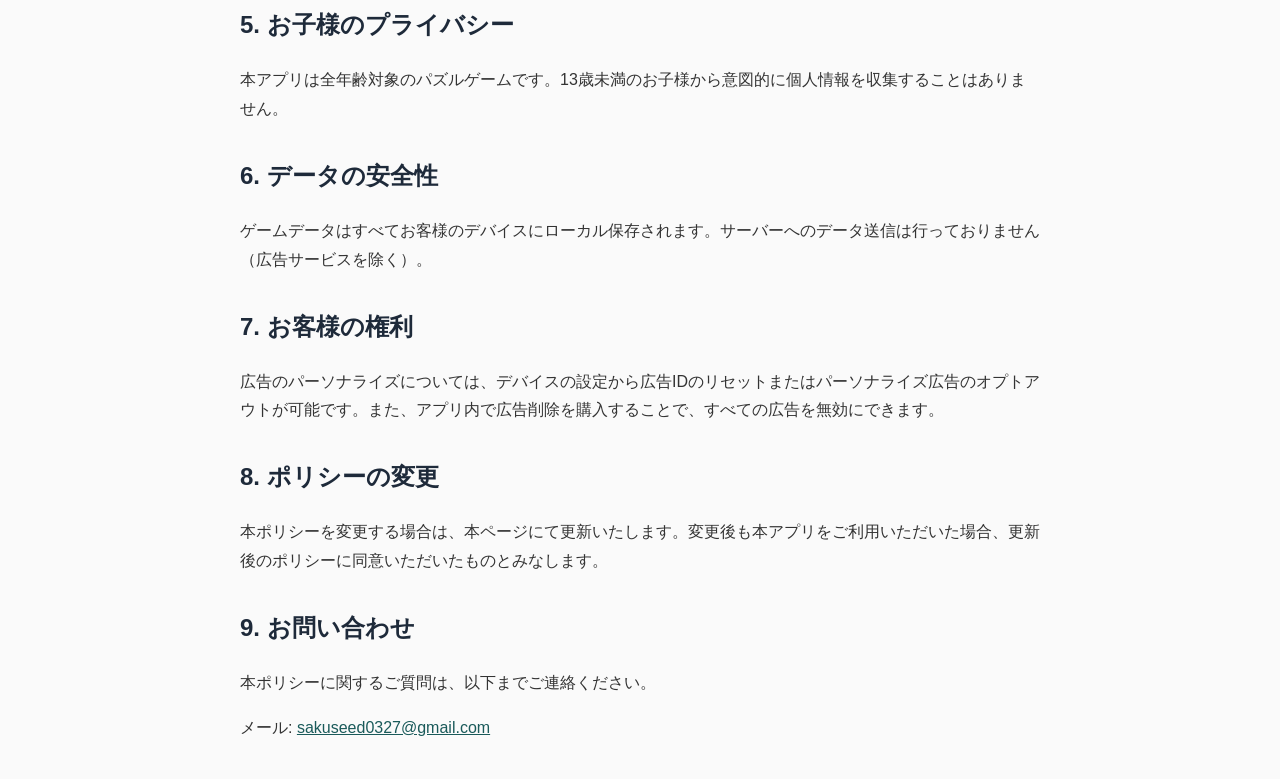
<file: yukizo-detective-privacy.html>
<!DOCTYPE html>
<html lang="ja">
<head>
<meta charset="UTF-8">
<meta name="viewport" content="width=device-width, initial-scale=1.0">
<title>プライバシーポリシー - ゆきぞのまちがい探し</title>
<style>
body { font-family: -apple-system, BlinkMacSystemFont, 'Segoe UI', sans-serif; max-width: 800px; margin: 0 auto; padding: 20px; line-height: 1.8; color: #333; background: #fafafa; }
h1 { color: #1E2A3A; border-bottom: 3px solid #F0C040; padding-bottom: 10px; }
h2 { color: #1E2A3A; margin-top: 30px; }
h3 { color: #444; }
a { color: #1A5A5A; }
ul { padding-left: 20px; }
.date { color: #888; font-size: 14px; }
</style>
</head>
<body>
<h1>プライバシーポリシー</h1>
<p><strong>ゆきぞのまちがい探し</strong></p>
<p class="date">最終更新日: 2026年4月2日</p>

<h2>1. はじめに</h2>
<p>本プライバシーポリシーは、モバイルゲーム「ゆきぞのまちがい探し」（以下「本アプリ」）における個人情報の取り扱いについて説明します。本アプリをご利用いただくことで、本ポリシーに同意いただいたものとみなします。</p>

<h2>2. 収集する情報</h2>
<p>本アプリは、以下の情報を収集する場合があります。</p>

<h3>a) 広告に関する情報</h3>
<p>本アプリはGoogle AdMobを使用して広告を表示します。AdMobは以下の情報を自動的に収集する場合があります：</p>
<ul>
<li>広告識別子（Google広告ID）</li>
<li>デバイス情報（機種、OSバージョン）</li>
<li>おおよその位置情報</li>
<li>広告の表示・クリックに関するデータ</li>
</ul>

<h3>b) アプリ内課金に関する情報</h3>
<p>広告削除機能の購入はGoogle Playを通じて処理されます。支払い情報はGoogleが直接管理し、開発者はアクセスしません。</p>

<h3>c) ローカルに保存される情報</h3>
<p>以下のデータはお客様のデバイスにのみ保存され、外部に送信されません：</p>
<ul>
<li>各ゲームモードのクリア状況・スター評価</li>
<li>アンロック済みレベルの進行状況</li>
<li>言語設定（日本語 / 英語）</li>
<li>サウンド設定</li>
<li>広告削除の購入状態</li>
</ul>

<h2>3. 情報の利用目的</h2>
<p>収集した情報は以下の目的で利用されます：</p>
<ul>
<li>広告の表示および最適化</li>
<li>アプリ内課金の処理</li>
<li>アプリの機能改善</li>
</ul>

<h2>4. 第三者への情報提供</h2>
<p>本アプリは以下の第三者サービスを利用しています：</p>
<ul>
<li><strong>Google AdMob</strong> — 広告配信（<a href="https://policies.google.com/privacy">プライバシーポリシー</a>）</li>
<li><strong>Google Play Billing</strong> — アプリ内課金（<a href="https://policies.google.com/privacy">プライバシーポリシー</a>）</li>
</ul>

<h2>5. お子様のプライバシー</h2>
<p>本アプリは全年齢対象のパズルゲームです。13歳未満のお子様から意図的に個人情報を収集することはありません。</p>

<h2>6. データの安全性</h2>
<p>ゲームデータはすべてお客様のデバイスにローカル保存されます。サーバーへのデータ送信は行っておりません（広告サービスを除く）。</p>

<h2>7. お客様の権利</h2>
<p>広告のパーソナライズについては、デバイスの設定から広告IDのリセットまたはパーソナライズ広告のオプトアウトが可能です。また、アプリ内で広告削除を購入することで、すべての広告を無効にできます。</p>

<h2>8. ポリシーの変更</h2>
<p>本ポリシーを変更する場合は、本ページにて更新いたします。変更後も本アプリをご利用いただいた場合、更新後のポリシーに同意いただいたものとみなします。</p>

<h2>9. お問い合わせ</h2>
<p>本ポリシーに関するご質問は、以下までご連絡ください。</p>
<p>メール: <a href="mailto:sakuseed0327@gmail.com">sakuseed0327@gmail.com</a></p>
</body>
</html>
</file>
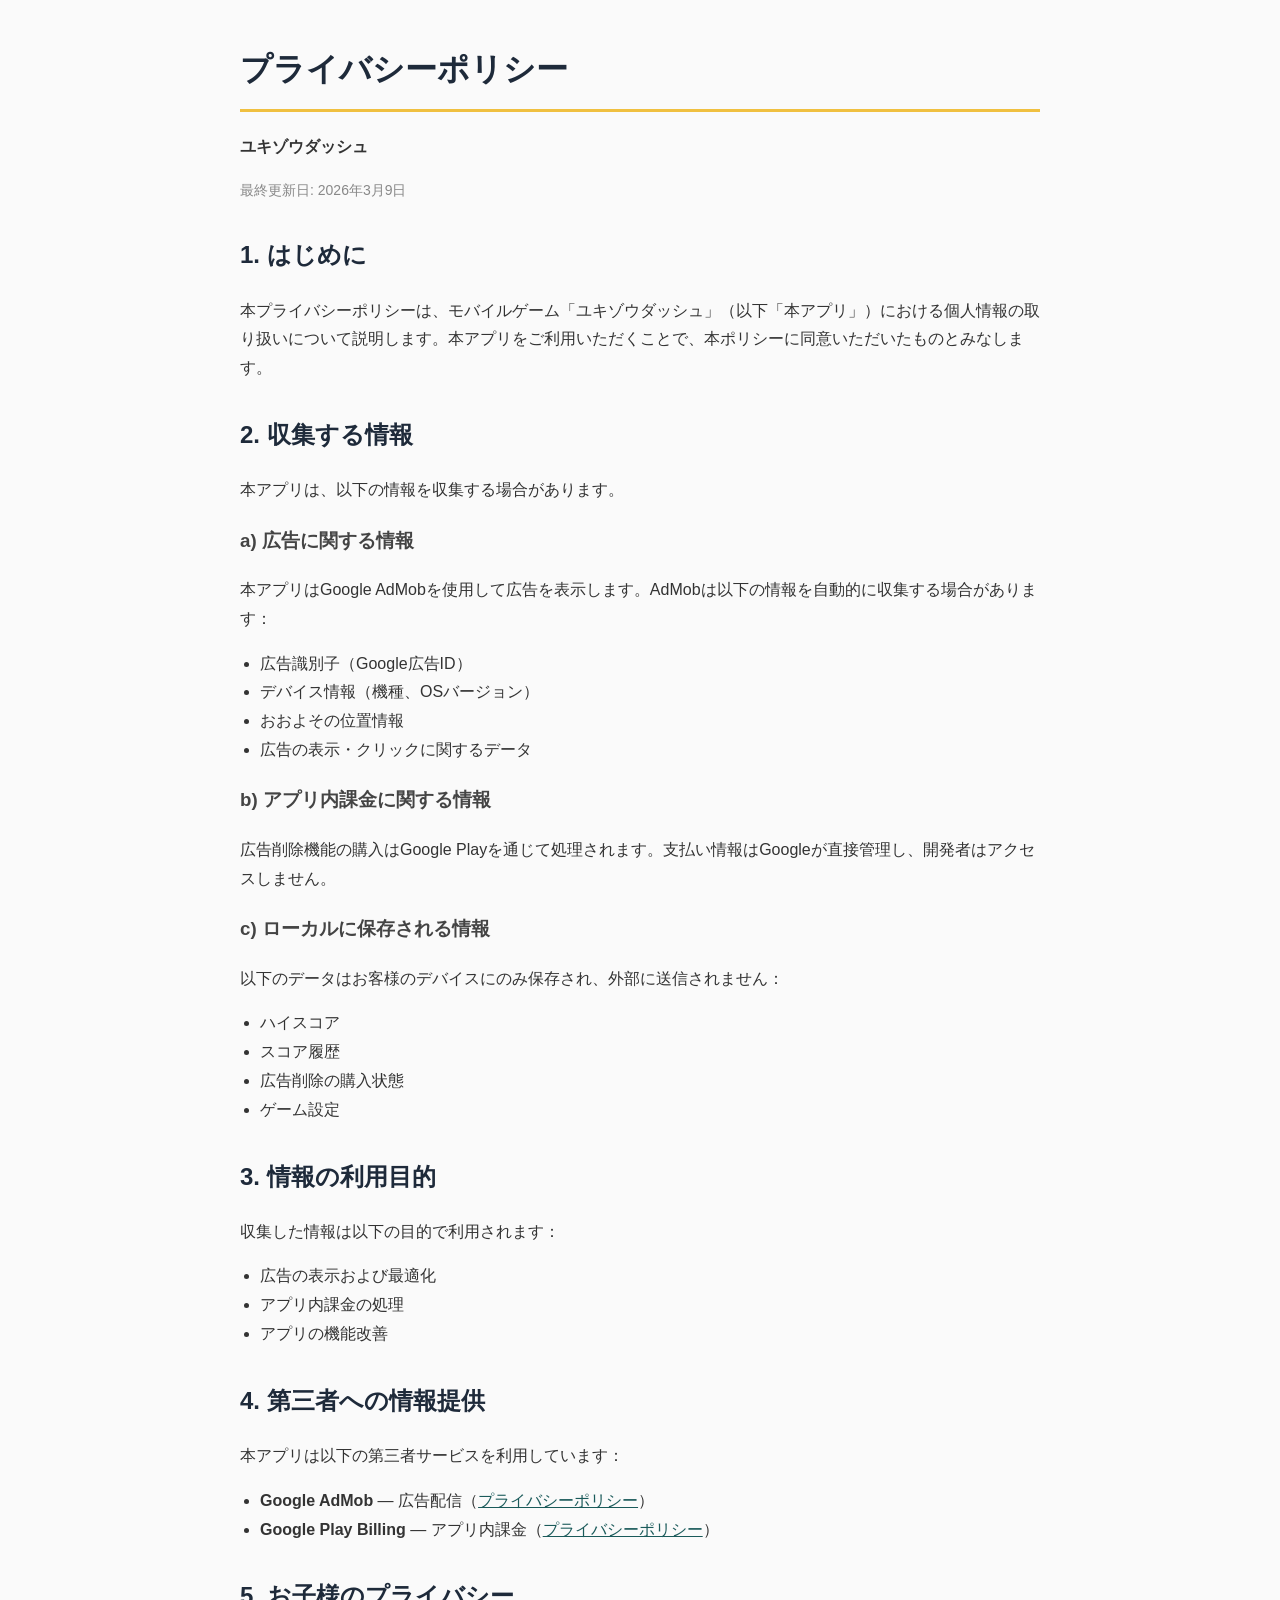
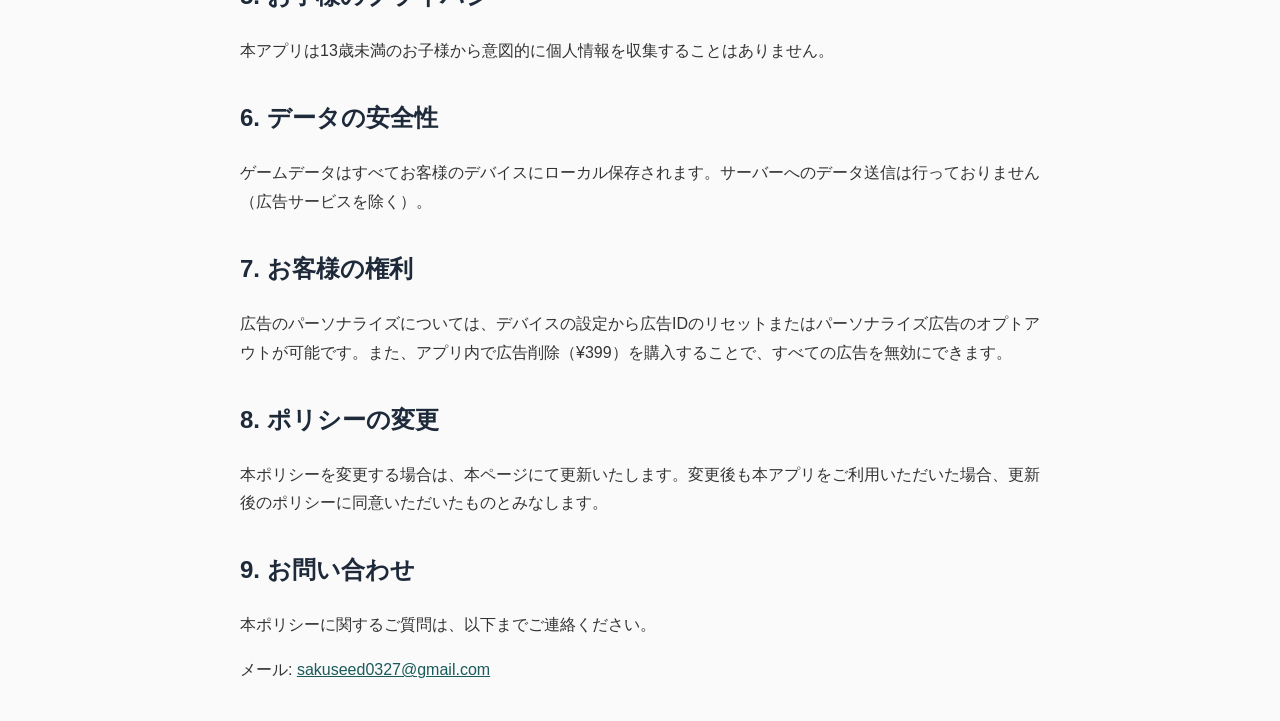
<file: yukizo-privacy.html>
<!DOCTYPE html>
<html lang="ja">
<head>
<meta charset="UTF-8">
<meta name="viewport" content="width=device-width, initial-scale=1.0">
<title>プライバシーポリシー - ユキゾウダッシュ</title>
<style>
body { font-family: -apple-system, BlinkMacSystemFont, 'Segoe UI', sans-serif; max-width: 800px; margin: 0 auto; padding: 20px; line-height: 1.8; color: #333; background: #fafafa; }
h1 { color: #1E2A3A; border-bottom: 3px solid #F0C040; padding-bottom: 10px; }
h2 { color: #1E2A3A; margin-top: 30px; }
h3 { color: #444; }
a { color: #1A5A5A; }
ul { padding-left: 20px; }
.date { color: #888; font-size: 14px; }
</style>
</head>
<body>
<h1>プライバシーポリシー</h1>
<p><strong>ユキゾウダッシュ</strong></p>
<p class="date">最終更新日: 2026年3月9日</p>

<h2>1. はじめに</h2>
<p>本プライバシーポリシーは、モバイルゲーム「ユキゾウダッシュ」（以下「本アプリ」）における個人情報の取り扱いについて説明します。本アプリをご利用いただくことで、本ポリシーに同意いただいたものとみなします。</p>

<h2>2. 収集する情報</h2>
<p>本アプリは、以下の情報を収集する場合があります。</p>

<h3>a) 広告に関する情報</h3>
<p>本アプリはGoogle AdMobを使用して広告を表示します。AdMobは以下の情報を自動的に収集する場合があります：</p>
<ul>
<li>広告識別子（Google広告ID）</li>
<li>デバイス情報（機種、OSバージョン）</li>
<li>おおよその位置情報</li>
<li>広告の表示・クリックに関するデータ</li>
</ul>

<h3>b) アプリ内課金に関する情報</h3>
<p>広告削除機能の購入はGoogle Playを通じて処理されます。支払い情報はGoogleが直接管理し、開発者はアクセスしません。</p>

<h3>c) ローカルに保存される情報</h3>
<p>以下のデータはお客様のデバイスにのみ保存され、外部に送信されません：</p>
<ul>
<li>ハイスコア</li>
<li>スコア履歴</li>
<li>広告削除の購入状態</li>
<li>ゲーム設定</li>
</ul>

<h2>3. 情報の利用目的</h2>
<p>収集した情報は以下の目的で利用されます：</p>
<ul>
<li>広告の表示および最適化</li>
<li>アプリ内課金の処理</li>
<li>アプリの機能改善</li>
</ul>

<h2>4. 第三者への情報提供</h2>
<p>本アプリは以下の第三者サービスを利用しています：</p>
<ul>
<li><strong>Google AdMob</strong> — 広告配信（<a href="https://policies.google.com/privacy">プライバシーポリシー</a>）</li>
<li><strong>Google Play Billing</strong> — アプリ内課金（<a href="https://policies.google.com/privacy">プライバシーポリシー</a>）</li>
</ul>

<h2>5. お子様のプライバシー</h2>
<p>本アプリは13歳未満のお子様から意図的に個人情報を収集することはありません。</p>

<h2>6. データの安全性</h2>
<p>ゲームデータはすべてお客様のデバイスにローカル保存されます。サーバーへのデータ送信は行っておりません（広告サービスを除く）。</p>

<h2>7. お客様の権利</h2>
<p>広告のパーソナライズについては、デバイスの設定から広告IDのリセットまたはパーソナライズ広告のオプトアウトが可能です。また、アプリ内で広告削除（¥399）を購入することで、すべての広告を無効にできます。</p>

<h2>8. ポリシーの変更</h2>
<p>本ポリシーを変更する場合は、本ページにて更新いたします。変更後も本アプリをご利用いただいた場合、更新後のポリシーに同意いただいたものとみなします。</p>

<h2>9. お問い合わせ</h2>
<p>本ポリシーに関するご質問は、以下までご連絡ください。</p>
<p>メール: <a href="mailto:sakuseed0327@gmail.com">sakuseed0327@gmail.com</a></p>
</body>
</html>
</file>
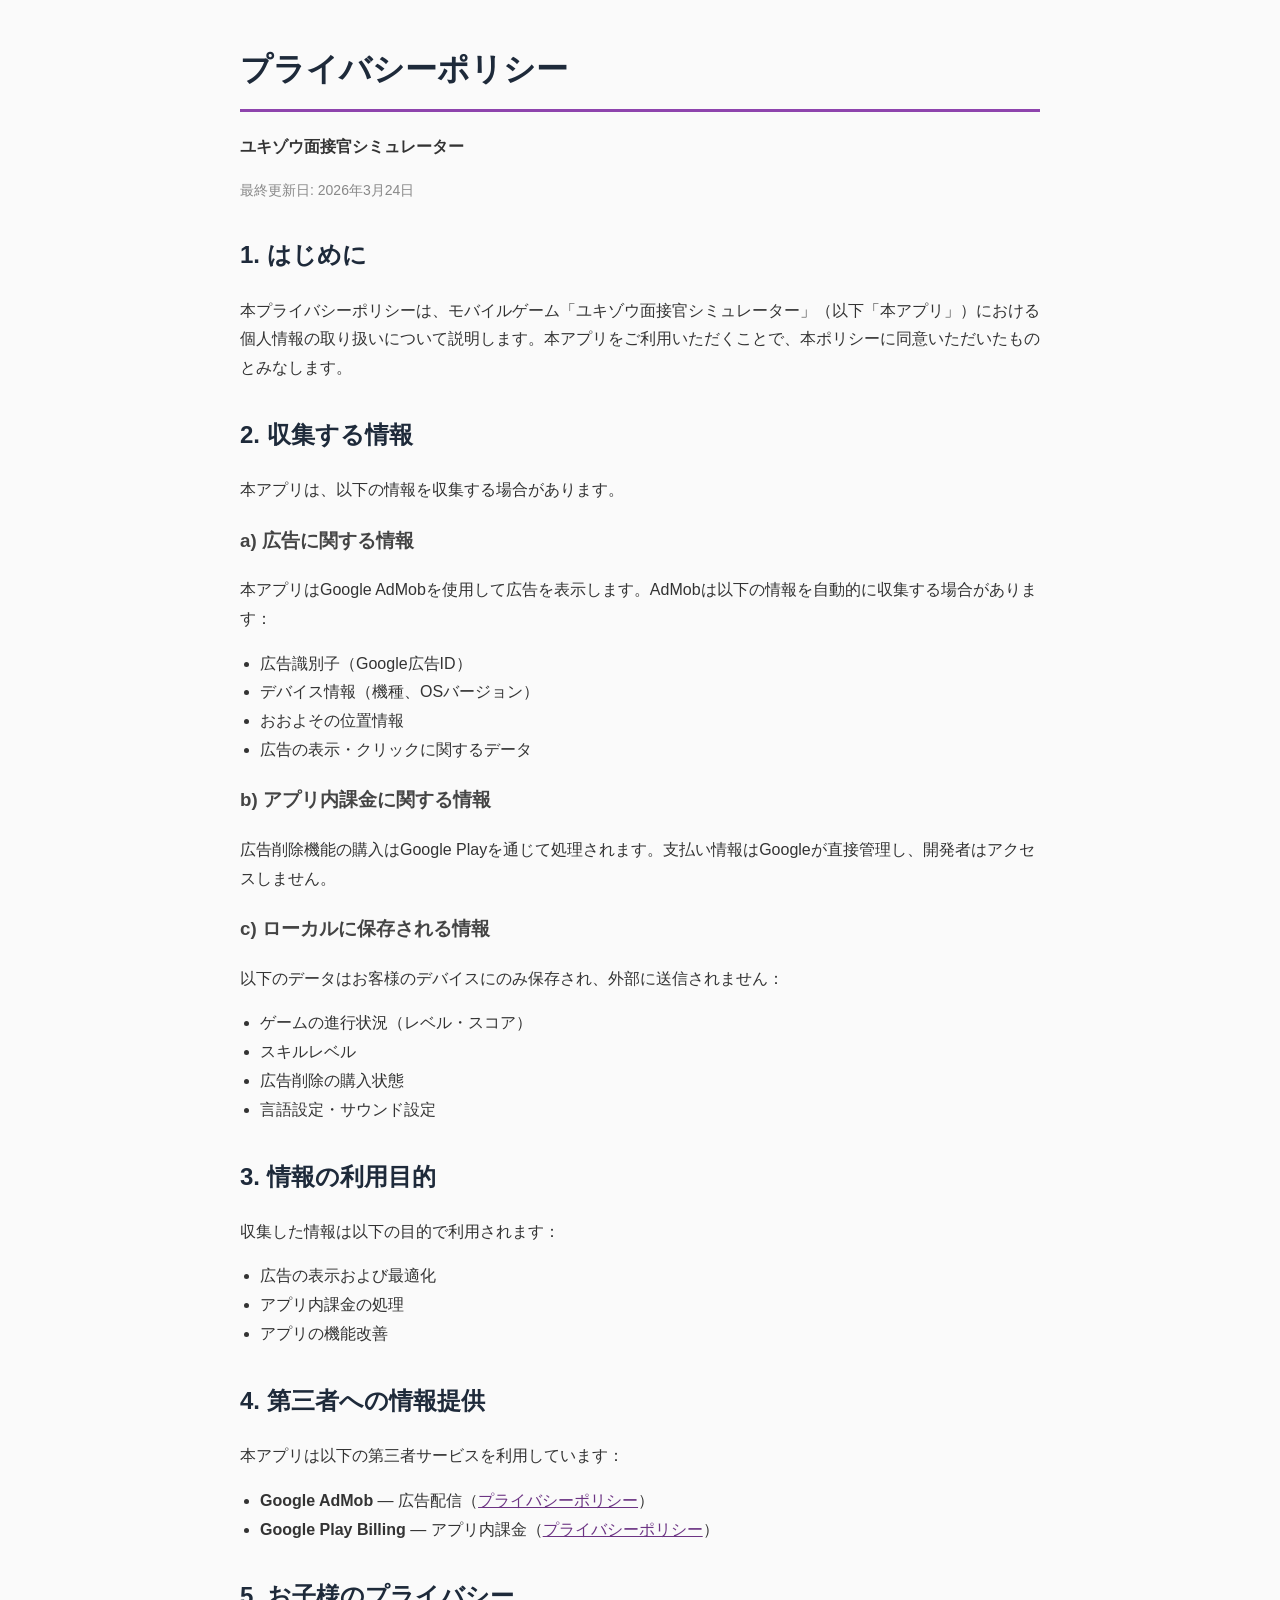
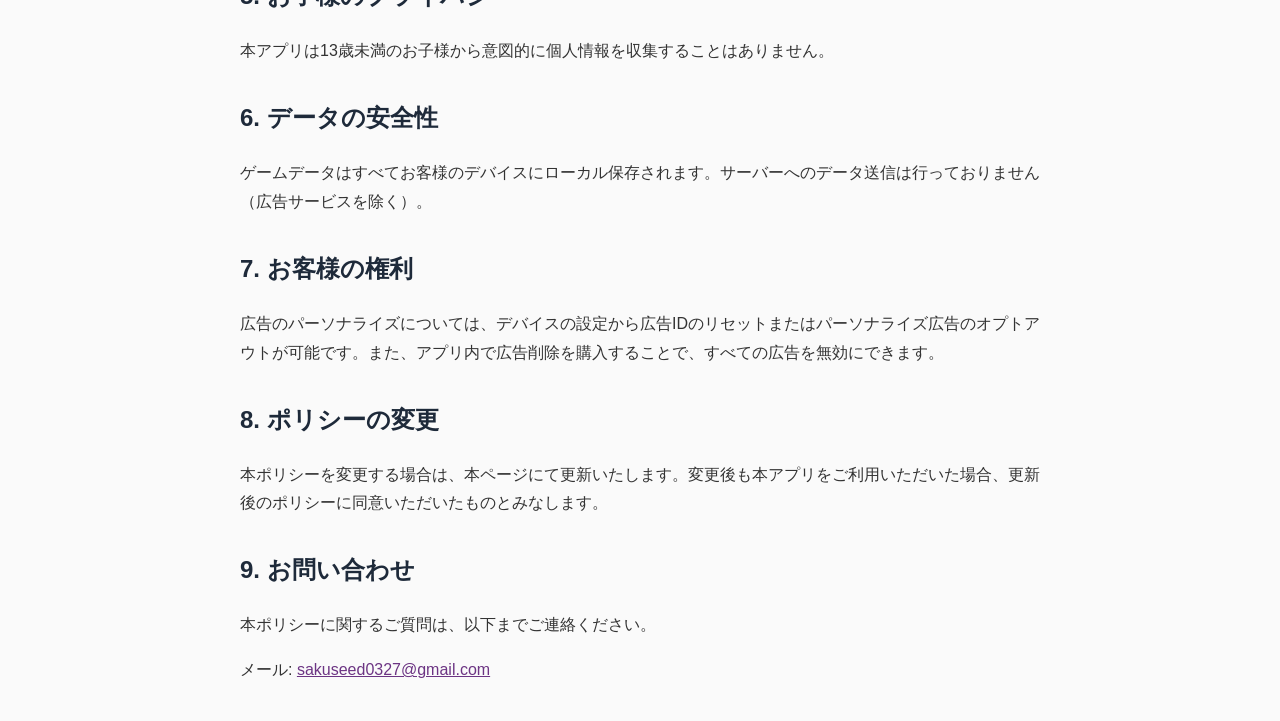
<file: yukizou-interviewer-privacy.html>
<!DOCTYPE html>
<html lang="ja">
<head>
<meta charset="UTF-8">
<meta name="viewport" content="width=device-width, initial-scale=1.0">
<title>プライバシーポリシー - ユキゾウ面接官シミュレーター</title>
<style>
body { font-family: -apple-system, BlinkMacSystemFont, 'Segoe UI', sans-serif; max-width: 800px; margin: 0 auto; padding: 20px; line-height: 1.8; color: #333; background: #fafafa; }
h1 { color: #1E2A3A; border-bottom: 3px solid #8e44ad; padding-bottom: 10px; }
h2 { color: #1E2A3A; margin-top: 30px; }
h3 { color: #444; }
a { color: #6c3483; }
ul { padding-left: 20px; }
.date { color: #888; font-size: 14px; }
</style>
</head>
<body>
<h1>プライバシーポリシー</h1>
<p><strong>ユキゾウ面接官シミュレーター</strong></p>
<p class="date">最終更新日: 2026年3月24日</p>

<h2>1. はじめに</h2>
<p>本プライバシーポリシーは、モバイルゲーム「ユキゾウ面接官シミュレーター」（以下「本アプリ」）における個人情報の取り扱いについて説明します。本アプリをご利用いただくことで、本ポリシーに同意いただいたものとみなします。</p>

<h2>2. 収集する情報</h2>
<p>本アプリは、以下の情報を収集する場合があります。</p>

<h3>a) 広告に関する情報</h3>
<p>本アプリはGoogle AdMobを使用して広告を表示します。AdMobは以下の情報を自動的に収集する場合があります：</p>
<ul>
<li>広告識別子（Google広告ID）</li>
<li>デバイス情報（機種、OSバージョン）</li>
<li>おおよその位置情報</li>
<li>広告の表示・クリックに関するデータ</li>
</ul>

<h3>b) アプリ内課金に関する情報</h3>
<p>広告削除機能の購入はGoogle Playを通じて処理されます。支払い情報はGoogleが直接管理し、開発者はアクセスしません。</p>

<h3>c) ローカルに保存される情報</h3>
<p>以下のデータはお客様のデバイスにのみ保存され、外部に送信されません：</p>
<ul>
<li>ゲームの進行状況（レベル・スコア）</li>
<li>スキルレベル</li>
<li>広告削除の購入状態</li>
<li>言語設定・サウンド設定</li>
</ul>

<h2>3. 情報の利用目的</h2>
<p>収集した情報は以下の目的で利用されます：</p>
<ul>
<li>広告の表示および最適化</li>
<li>アプリ内課金の処理</li>
<li>アプリの機能改善</li>
</ul>

<h2>4. 第三者への情報提供</h2>
<p>本アプリは以下の第三者サービスを利用しています：</p>
<ul>
<li><strong>Google AdMob</strong> — 広告配信（<a href="https://policies.google.com/privacy">プライバシーポリシー</a>）</li>
<li><strong>Google Play Billing</strong> — アプリ内課金（<a href="https://policies.google.com/privacy">プライバシーポリシー</a>）</li>
</ul>

<h2>5. お子様のプライバシー</h2>
<p>本アプリは13歳未満のお子様から意図的に個人情報を収集することはありません。</p>

<h2>6. データの安全性</h2>
<p>ゲームデータはすべてお客様のデバイスにローカル保存されます。サーバーへのデータ送信は行っておりません（広告サービスを除く）。</p>

<h2>7. お客様の権利</h2>
<p>広告のパーソナライズについては、デバイスの設定から広告IDのリセットまたはパーソナライズ広告のオプトアウトが可能です。また、アプリ内で広告削除を購入することで、すべての広告を無効にできます。</p>

<h2>8. ポリシーの変更</h2>
<p>本ポリシーを変更する場合は、本ページにて更新いたします。変更後も本アプリをご利用いただいた場合、更新後のポリシーに同意いただいたものとみなします。</p>

<h2>9. お問い合わせ</h2>
<p>本ポリシーに関するご質問は、以下までご連絡ください。</p>
<p>メール: <a href="mailto:sakuseed0327@gmail.com">sakuseed0327@gmail.com</a></p>
</body>
</html>
</file>
<file: yukizo/landing/styles.css>
:root {
  --bg: #050917;
  --panel: #0b1630;
  --panel-strong: #101f3e;
  --text: #f8fbff;
  --muted: #bfd0ea;
  --gold: #f8c334;
  --gold-strong: #ffdb63;
  --blue: #78c7ff;
  --line: rgba(255, 219, 99, 0.28);
  --shadow: 0 28px 80px rgba(0, 0, 0, 0.36);
  --max: 1180px;
}

* {
  box-sizing: border-box;
}

html {
  scroll-behavior: smooth;
  background: var(--bg);
  width: 100%;
  max-width: 100%;
  overflow-x: hidden;
}

body {
  margin: 0;
  font-family: -apple-system, BlinkMacSystemFont, "Hiragino Sans", "Yu Gothic", "YuGothic", "Noto Sans JP", sans-serif;
  color: var(--text);
  background:
    radial-gradient(circle at 18% 8%, rgba(120, 199, 255, 0.2), transparent 34rem),
    radial-gradient(circle at 88% 18%, rgba(248, 195, 52, 0.22), transparent 32rem),
    linear-gradient(180deg, #050917 0%, #071228 42%, #050917 100%);
  overflow-x: hidden;
  width: 100%;
  max-width: 100%;
}

a {
  color: inherit;
  text-decoration: none;
}

img {
  display: block;
  max-width: 100%;
}

main {
  overflow: hidden;
}

.site-header {
  position: fixed;
  top: 0;
  left: 0;
  right: 0;
  z-index: 20;
  display: flex;
  align-items: center;
  justify-content: space-between;
  gap: 28px;
  padding: 16px 34px;
  background: rgba(5, 9, 23, 0.82);
  border-bottom: 1px solid rgba(255, 255, 255, 0.08);
  backdrop-filter: blur(18px);
}

.brand {
  display: inline-flex;
  align-items: center;
  gap: 12px;
  color: var(--gold-strong);
  font-size: 18px;
  font-weight: 900;
}

.brand-icon {
  width: 42px;
  height: 42px;
  border-radius: 12px;
  box-shadow: 0 10px 24px rgba(0, 0, 0, 0.35);
}

.nav-links {
  display: flex;
  align-items: center;
  justify-content: center;
  gap: 30px;
  color: var(--muted);
  font-size: 14px;
  font-weight: 800;
}

.nav-links a,
.site-footer a {
  transition: color 160ms ease;
}

.nav-links a:hover,
.site-footer a:hover {
  color: var(--gold-strong);
}

.header-cta {
  min-height: 44px;
  display: inline-flex;
  align-items: center;
  justify-content: center;
  padding: 0 20px;
  border-radius: 8px;
  color: #091126;
  background: linear-gradient(180deg, var(--gold-strong), var(--gold));
  font-size: 14px;
  font-weight: 900;
  box-shadow: 0 12px 28px rgba(248, 195, 52, 0.24);
}

.hero {
  position: relative;
  min-height: 96vh;
  overflow: hidden;
  padding: 112px 24px 84px;
}

.hero-bg {
  position: absolute;
  inset: 0;
  background:
    linear-gradient(90deg, rgba(5, 9, 23, 0.98) 0%, rgba(5, 9, 23, 0.84) 42%, rgba(5, 9, 23, 0.2) 100%),
    url("./assets/yukizo-hero.webp") center right / cover no-repeat;
  opacity: 0.7;
}

.hero-bg::after {
  content: "";
  position: absolute;
  inset: auto 0 0;
  height: 210px;
  background: linear-gradient(180deg, transparent, var(--bg));
}

.hero-inner {
  position: relative;
  z-index: 1;
  display: grid;
  grid-template-columns: minmax(0, 1fr) 420px;
  gap: 54px;
  align-items: center;
  width: min(100%, var(--max));
  margin: 0 auto;
}

.hero-copy {
  max-width: 650px;
  min-width: 0;
  padding-top: 14px;
}

.hero-logo {
  width: 256px;
  height: auto;
  margin-bottom: 28px;
  filter: drop-shadow(0 16px 24px rgba(0, 0, 0, 0.4));
}

h1,
h2,
h3,
p {
  margin-top: 0;
}

h1 {
  margin-bottom: 22px;
  color: var(--text);
  font-size: 64px;
  line-height: 1.08;
  font-weight: 950;
  letter-spacing: 0;
  text-shadow: 0 4px 0 rgba(5, 9, 23, 0.55), 0 0 34px rgba(248, 195, 52, 0.28);
  overflow-wrap: anywhere;
}

h2 {
  margin-bottom: 18px;
  font-size: 42px;
  line-height: 1.18;
  font-weight: 950;
  letter-spacing: 0;
}

h3 {
  margin-bottom: 12px;
  font-size: 22px;
  line-height: 1.25;
}

p {
  color: var(--muted);
  font-size: 17px;
  line-height: 1.82;
  overflow-wrap: anywhere;
}

.hero-lead {
  color: #f7fbff;
  font-size: 22px;
  line-height: 1.7;
  font-weight: 800;
}

.hero-lead-en,
.en {
  color: #9fb7dc;
}

.store-actions {
  display: flex;
  flex-wrap: wrap;
  gap: 14px;
  margin-top: 34px;
}

.store-button {
  min-width: 178px;
  min-height: 62px;
  display: inline-flex;
  align-items: center;
  gap: 12px;
  padding: 10px 16px;
  border: 1px solid rgba(255, 255, 255, 0.18);
  border-radius: 10px;
  color: #fff;
  background: linear-gradient(180deg, #12192a, #05070f);
  box-shadow: 0 14px 30px rgba(0, 0, 0, 0.32);
  transition: transform 160ms ease, border-color 160ms ease;
}

.store-button:hover {
  transform: translateY(-2px);
  border-color: rgba(255, 219, 99, 0.62);
}

.store-button small,
.store-button strong {
  display: block;
}

.store-button small {
  color: #d6e3f7;
  font-size: 10px;
  font-weight: 700;
  line-height: 1.1;
}

.store-button strong {
  margin-top: 2px;
  font-size: 18px;
  font-weight: 900;
  line-height: 1.12;
}

.store-icon {
  width: 28px;
  height: 28px;
  flex: 0 0 auto;
  color: #fff;
}

.store-icon svg {
  width: 100%;
  height: 100%;
  fill: currentColor;
}

.store-icon.play {
  color: var(--gold-strong);
}

.hero-art {
  position: relative;
  min-width: 0;
  aspect-ratio: 2 / 3;
  border-radius: 22px;
  overflow: hidden;
  border: 1px solid rgba(255, 219, 99, 0.36);
  box-shadow: var(--shadow);
  background: #091126;
}

.hero-art img {
  width: 100%;
  height: 100%;
  object-fit: cover;
}

.hero-art::after {
  content: "";
  position: absolute;
  inset: 0;
  box-shadow: inset 0 0 0 1px rgba(255, 255, 255, 0.08), inset 0 -120px 120px rgba(5, 9, 23, 0.34);
}

.hero-peek {
  position: absolute;
  left: 50%;
  bottom: -54px;
  z-index: 2;
  width: min(880px, calc(100% - 48px));
  transform: translateX(-50%);
  overflow: hidden;
  border-radius: 14px;
  border: 1px solid var(--line);
  background: var(--panel);
  box-shadow: var(--shadow);
}

.hero-peek span {
  position: absolute;
  top: 16px;
  left: 18px;
  z-index: 1;
  display: inline-flex;
  white-space: nowrap;
  padding: 7px 12px;
  border-radius: 8px;
  color: #091126;
  background: var(--gold-strong);
  font-size: 13px;
  font-weight: 900;
}

.hero-peek img {
  width: 100%;
  height: 170px;
  object-fit: cover;
  object-position: center;
}

.section-band {
  padding: 118px 24px;
}

.section-band.alt {
  background:
    linear-gradient(180deg, rgba(120, 199, 255, 0.08), rgba(120, 199, 255, 0)),
    #071024;
}

.section-kicker {
  margin-bottom: 14px;
  color: var(--gold-strong);
  font-size: 13px;
  line-height: 1.2;
  font-weight: 900;
  letter-spacing: 0;
  text-transform: uppercase;
}

.gameplay-grid,
.story-grid {
  width: min(100%, var(--max));
  margin: 0 auto;
  display: grid;
  grid-template-columns: 0.82fr 1.18fr;
  gap: 54px;
  align-items: center;
}

.gameplay-grid > *,
.story-grid > * {
  min-width: 0;
}

.screenshot-frame {
  margin: 0;
  min-width: 0;
  overflow: hidden;
  border-radius: 14px;
  border: 1px solid var(--line);
  background: var(--panel-strong);
  box-shadow: var(--shadow);
}

.screenshot-frame img {
  width: 100%;
  aspect-ratio: 1200 / 628;
  object-fit: cover;
}

.screenshot-frame figcaption {
  padding: 14px 18px;
  color: #d7e8ff;
  font-size: 13px;
  font-weight: 800;
}

.story-grid {
  grid-template-columns: 1.08fr 0.92fr;
}

.story-image-stack {
  display: grid;
  grid-template-columns: 1fr 0.78fr;
  gap: 18px;
  align-items: end;
}

.story-image-stack img {
  width: 100%;
  aspect-ratio: 3 / 2;
  object-fit: cover;
  border-radius: 14px;
  border: 1px solid rgba(255, 255, 255, 0.12);
  box-shadow: var(--shadow);
}

.story-image-stack img:last-child {
  transform: translateY(34px);
}

.section-heading {
  width: min(100%, 760px);
  margin: 0 auto 38px;
  text-align: center;
}

.feature-list {
  width: min(100%, var(--max));
  margin: 0 auto;
  display: grid;
  grid-template-columns: repeat(4, 1fr);
  gap: 18px;
}

.feature-list article {
  min-height: 238px;
  padding: 24px;
  border: 1px solid rgba(255, 219, 99, 0.22);
  border-radius: 8px;
  background: linear-gradient(180deg, rgba(16, 31, 62, 0.92), rgba(8, 16, 34, 0.94));
}

.feature-number {
  display: block;
  margin-bottom: 22px;
  color: var(--gold-strong);
  font-size: 13px;
  font-weight: 950;
}

.feature-list p {
  margin-bottom: 0;
  font-size: 15px;
  line-height: 1.72;
}

.download {
  padding: 40px 24px 82px;
}

.download-panel {
  width: min(100%, var(--max));
  margin: 0 auto;
  display: grid;
  grid-template-columns: 86px 1fr auto;
  gap: 24px;
  align-items: center;
  padding: 30px;
  border-radius: 14px;
  border: 1px solid var(--line);
  background:
    linear-gradient(90deg, rgba(248, 195, 52, 0.14), rgba(120, 199, 255, 0.12)),
    var(--panel);
  box-shadow: var(--shadow);
}

.download-icon {
  width: 86px;
  height: 86px;
  border-radius: 20px;
}

.download h2 {
  margin-bottom: 8px;
  font-size: 30px;
}

.download p {
  margin-bottom: 0;
}

.store-actions.compact {
  justify-content: flex-end;
  margin-top: 0;
}

.site-footer {
  display: flex;
  justify-content: center;
  gap: 22px;
  padding: 26px 20px 34px;
  color: #9fb7dc;
  border-top: 1px solid rgba(255, 255, 255, 0.08);
  font-size: 13px;
  font-weight: 700;
}

@media (max-width: 980px) {
  .site-header {
    padding: 14px 20px;
  }

  .nav-links {
    display: none;
  }

  .hero-inner {
    grid-template-columns: 1fr;
    gap: 34px;
  }

  .hero-art {
    max-width: 380px;
    margin: 0 auto;
  }

  .feature-list {
    grid-template-columns: repeat(2, 1fr);
  }

  .download-panel {
    grid-template-columns: 74px 1fr;
  }

  .store-actions.compact {
    grid-column: 1 / -1;
    justify-content: flex-start;
  }
}

@media (max-width: 820px) {
  .hero {
    min-height: auto;
    padding: 98px 18px 98px;
  }

  .hero-inner,
  .gameplay-grid,
  .story-grid {
    grid-template-columns: 1fr;
  }

  h1 {
    font-size: 42px;
  }

  h2 {
    font-size: 30px;
  }

  .hero-lead {
    font-size: 18px;
  }

  p {
    font-size: 15px;
  }

  .hero-logo {
    width: 210px;
  }

  .hero-peek {
    position: relative;
    left: auto;
    bottom: auto;
    width: 100%;
    margin: 36px auto -46px;
    transform: none;
  }

  .section-band {
    padding: 92px 18px;
  }

  .story-image-stack {
    grid-template-columns: 1fr;
  }

  .story-image-stack img:last-child {
    transform: none;
  }
}

@media (max-width: 560px) {
  .site-header {
    gap: 12px;
    padding: 12px 14px;
  }

  .brand span {
    display: none;
  }

  .header-cta {
    display: none;
  }

  .hero {
    padding-bottom: 78px;
  }

  .hero-art {
    display: none;
  }

  .hero-peek {
    margin-top: 28px;
    margin-bottom: -38px;
  }

  .hero-peek img {
    height: 154px;
    object-position: center top;
  }

  .store-actions,
  .store-actions.compact {
    display: grid;
    grid-template-columns: 1fr;
  }

  .store-button {
    width: 100%;
  }

  .feature-list {
    grid-template-columns: 1fr;
  }

  .download-panel {
    grid-template-columns: 1fr;
    padding: 22px;
  }

  .site-footer {
    flex-direction: column;
    align-items: center;
  }
}
</file>
